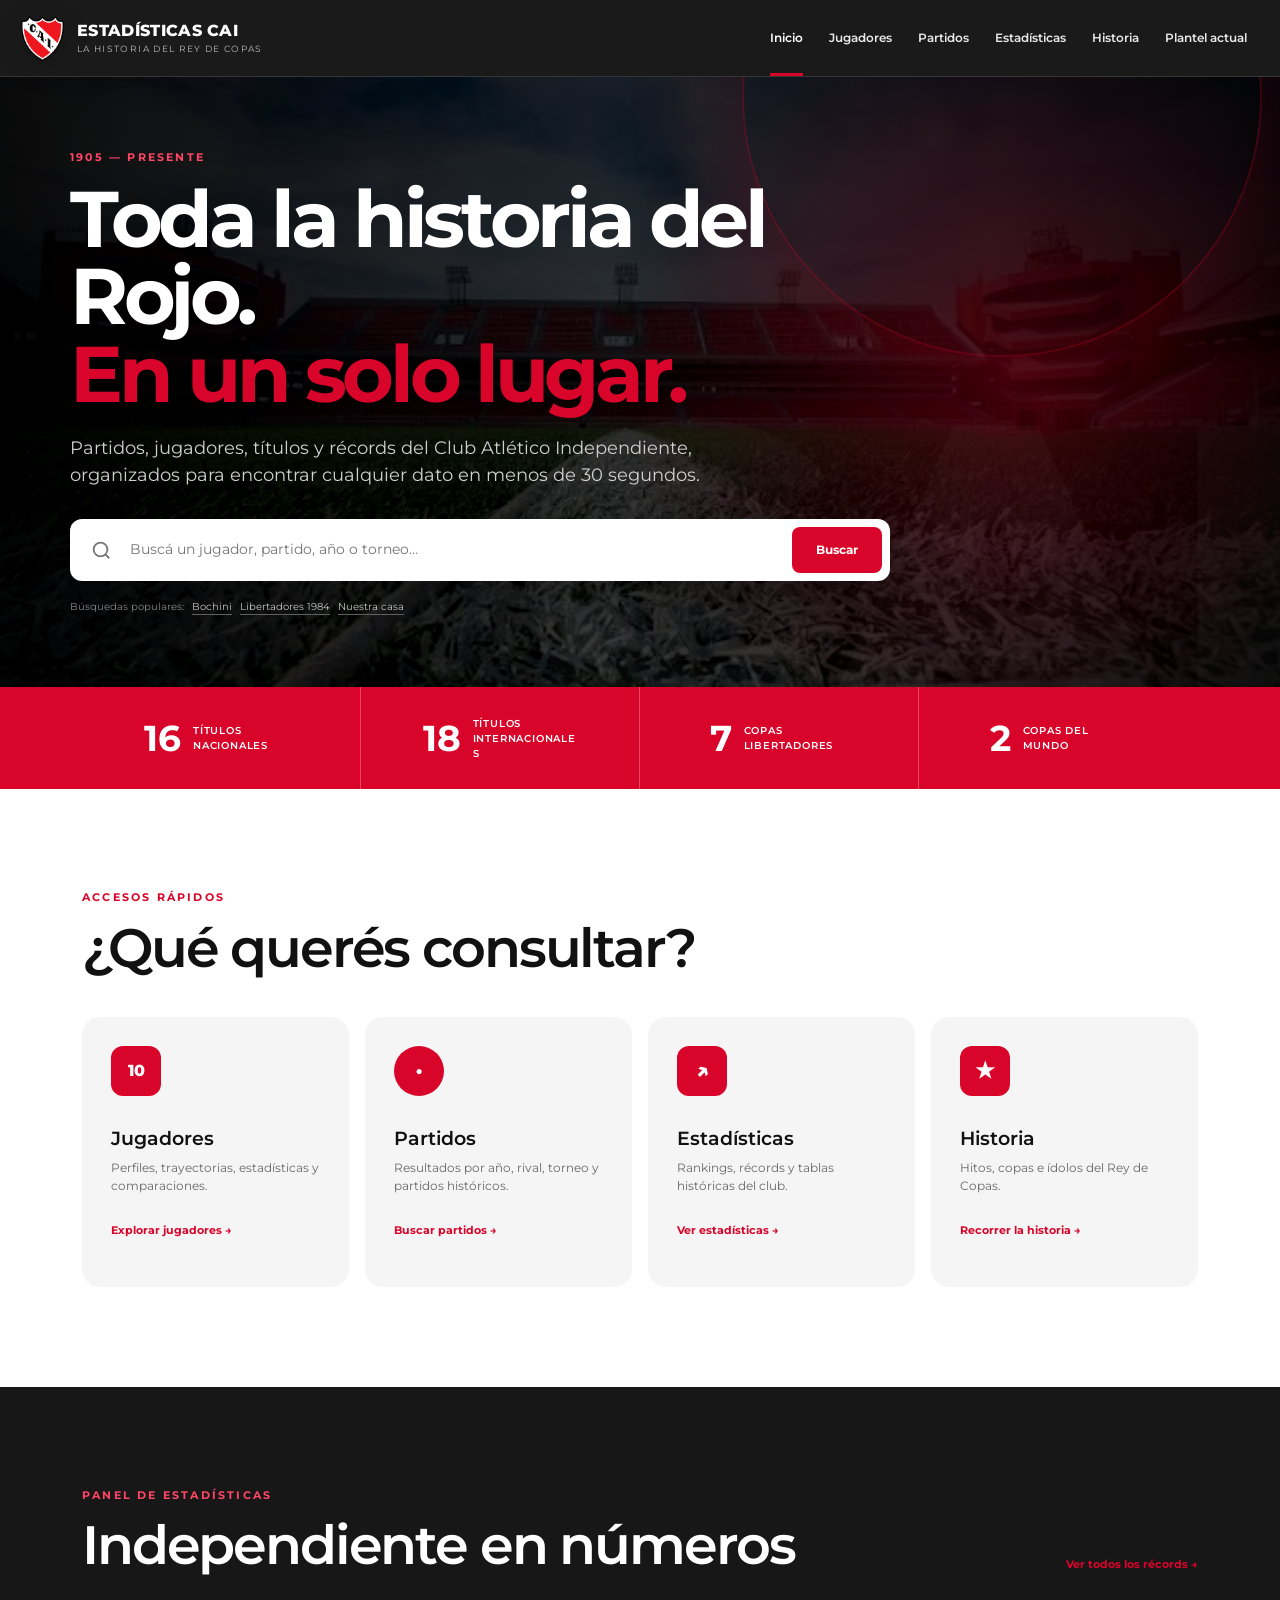
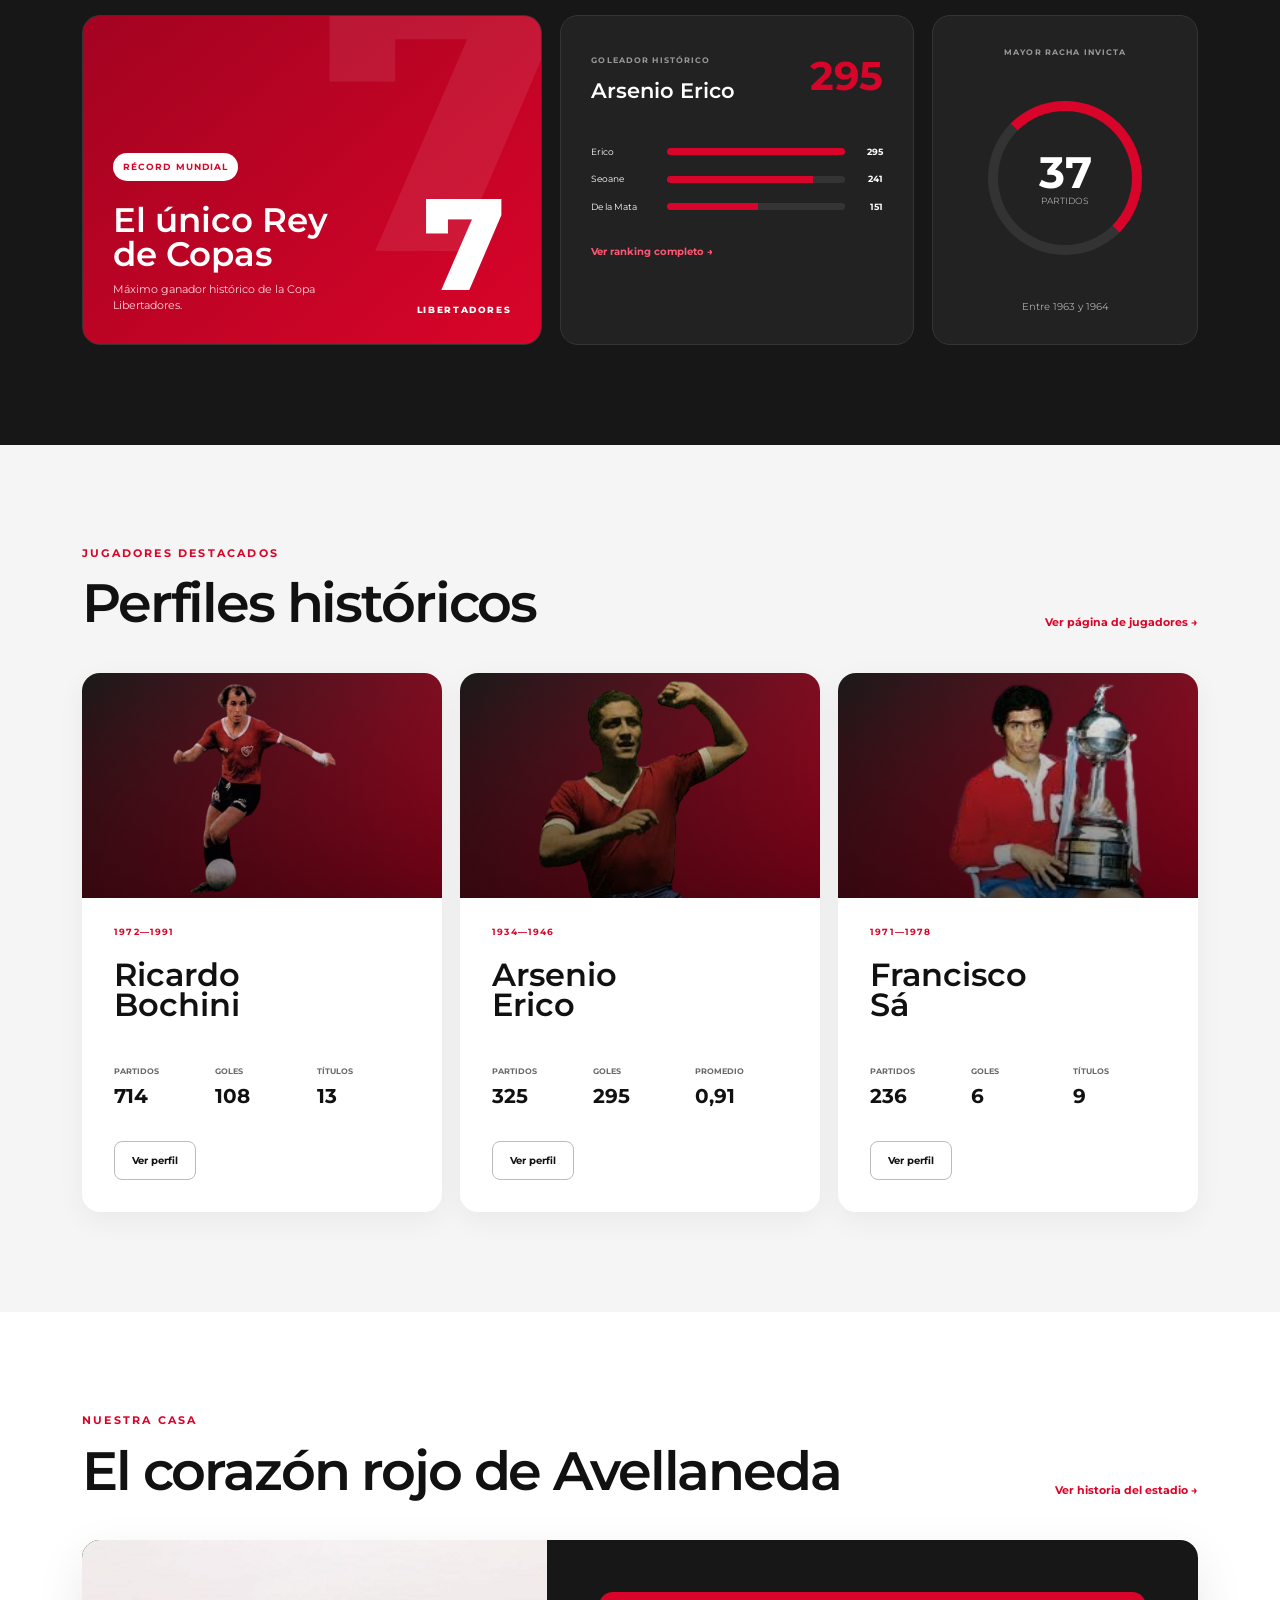
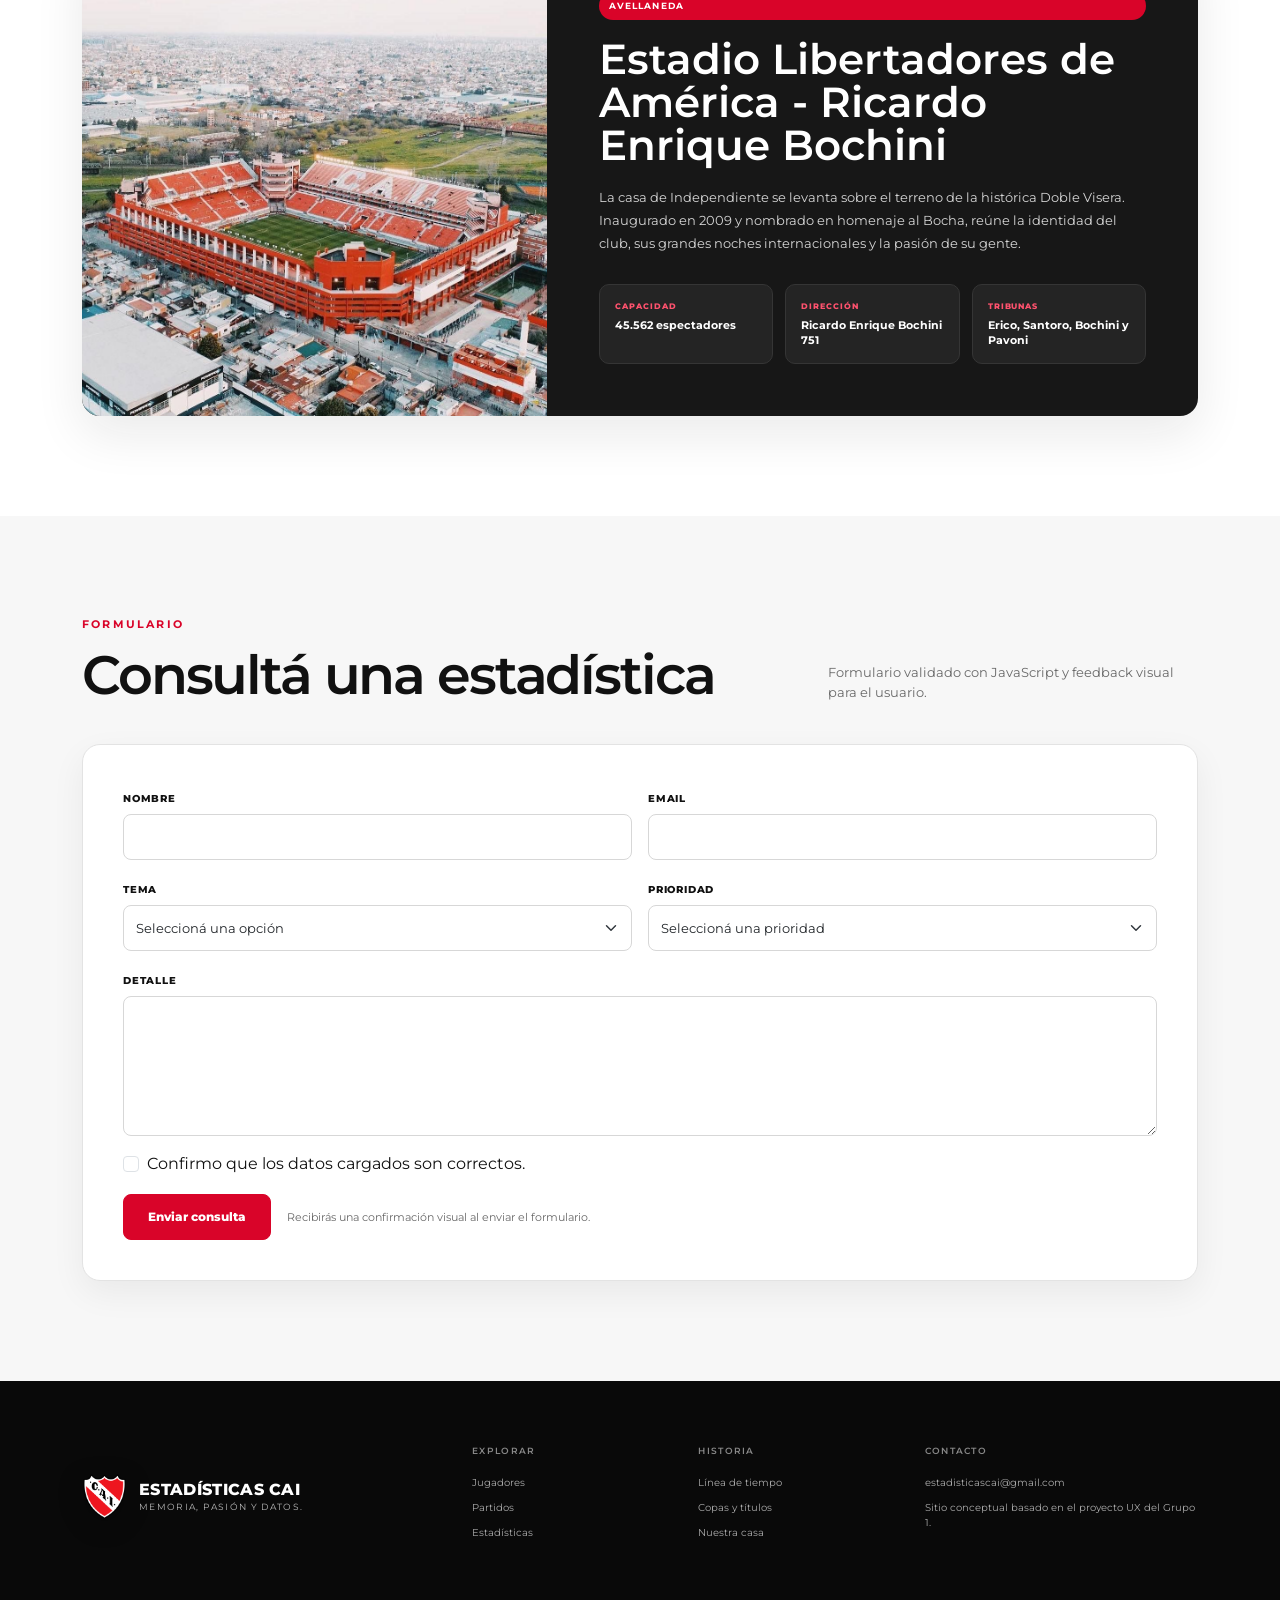
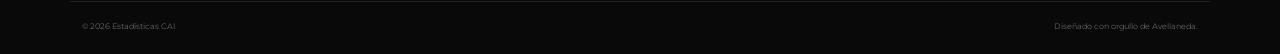
<file: estadisticas_cai_2.0/index.html>
<!doctype html>
<html lang="es">
<head>
  <meta charset="utf-8">
  <meta name="viewport" content="width=device-width, initial-scale=1">
  <meta name="description" content="Rediseño UX responsive de Estadísticas CAI.">
  <title>Estadísticas CAI 2.0</title>
  <link rel="preconnect" href="https://fonts.googleapis.com">
  <link rel="preconnect" href="https://fonts.gstatic.com" crossorigin>
  <link href="https://fonts.googleapis.com/css2?family=Montserrat:wght@400;500;600;700;800&display=swap" rel="stylesheet">
  <link href="https://cdn.jsdelivr.net/npm/bootstrap@5.3.8/dist/css/bootstrap.min.css" rel="stylesheet">
  <link rel="stylesheet" href="styles.css">
</head>
<body>
  <a class="skip-link" href="#contenido">Saltar al contenido</a>

  <header class="site-header">
    <div class="header-inner">
      <a class="brand" href="index.html" aria-label="Estadísticas CAI, inicio">
        <img class="brand-logo" src="Imagenes%20CAI/Logo%20de%20CAI.png" alt="Escudo del Club Atlético Independiente">
        <span>
          <strong>ESTADÍSTICAS CAI</strong>
          <small>La historia del Rey de Copas</small>
        </span>
      </a>

      <button class="menu-toggle" type="button" aria-expanded="false" aria-controls="main-nav">
        <span></span><span></span><span></span>
        <span class="sr-only">Abrir menú</span>
      </button>

      <nav id="main-nav" class="main-nav" aria-label="Navegación principal">
        <a class="nav-link active" href="index.html">Inicio</a>

        <div class="nav-group">
          <a class="nav-trigger" href="jugadores/">Jugadores</a><button class="nav-submenu-toggle" type="button" aria-expanded="false" aria-label="Abrir menú de Jugadores"><span>⌄</span></button>
          <div class="nav-menu">
            <a href="jugadores/">Perfil de jugador</a>
            <a href="jugadores/#comparador">Comparador de jugadores</a>
          </div>
        </div>

        <div class="nav-group">
          <a class="nav-trigger" href="partidos/">Partidos</a><button class="nav-submenu-toggle" type="button" aria-expanded="false" aria-label="Abrir menú de Partidos"><span>⌄</span></button>
          <div class="nav-menu">
            <a href="partidos/#historicos">Partidos históricos</a>
          </div>
        </div>

        <div class="nav-group">
          <a class="nav-trigger" href="estadisticas/">Estadísticas</a><button class="nav-submenu-toggle" type="button" aria-expanded="false" aria-label="Abrir menú de Estadísticas"><span>⌄</span></button>
          <div class="nav-menu">
            <a href="estadisticas/#posiciones">Tabla de posiciones</a>
            <a href="estadisticas/#goleadores">Goleadores históricos</a>
            <a href="estadisticas/#records">Récords del club</a>
          </div>
        </div>

        <div class="nav-group">
          <a class="nav-trigger" href="historia/">Historia</a><button class="nav-submenu-toggle" type="button" aria-expanded="false" aria-label="Abrir menú de Historia"><span>⌄</span></button>
          <div class="nav-menu">
            <a href="historia/">Línea de tiempo</a>
            <a href="historia/#titulos">Copas y títulos</a>
            <a href="historia/#idolos">Ídolos del club</a>
          </div>
        </div>

        <div class="nav-group">
          <a class="nav-trigger" href="plantel-actual/">Plantel actual</a><button class="nav-submenu-toggle" type="button" aria-expanded="false" aria-label="Abrir menú de Plantel actual"><span>⌄</span></button>
          <div class="nav-menu nav-menu-right">
            <a href="plantel-actual/">Formación del equipo</a>
            <a href="plantel-actual/#fichas">Fichas de jugadores</a>
          </div>
        </div>
      </nav>
    </div>
  </header>

  <main id="contenido">
    <section id="inicio" class="hero">
      <div class="hero-glow"></div>
      <div class="container hero-content">
        <p class="eyebrow">1905 — PRESENTE</p>
        <h1>Toda la historia del Rojo.<br><span>En un solo lugar.</span></h1>
        <p class="hero-copy">Partidos, jugadores, títulos y récords del Club Atlético Independiente, organizados para encontrar cualquier dato en menos de 30 segundos.</p>

        <form class="smart-search" id="smart-search" role="search">
          <svg viewBox="0 0 24 24" aria-hidden="true"><path d="m21 21-4.4-4.4m2.4-5.1a7.5 7.5 0 1 1-15 0 7.5 7.5 0 0 1 15 0Z"/></svg>
          <label class="sr-only" for="search-input">Buscar jugador, partido, año o torneo</label>
          <input id="search-input" type="search" autocomplete="off" placeholder="Buscá un jugador, partido, año o torneo...">
          <button type="submit">Buscar</button>
          <div class="search-suggestions" id="search-suggestions" aria-live="polite"></div>
        </form>

        <div class="popular-searches">
          <span>Búsquedas populares:</span>
          <button type="button" data-search="Bochini">Bochini</button>
          <button type="button" data-search="Libertadores 1984">Libertadores 1984</button>
          <button type="button" data-search="Nuestra casa">Nuestra casa</button>
        </div>
      </div>
    </section>

    <section class="stats-strip" aria-label="Estadísticas destacadas">
      <div class="container stat-grid">
        <article><strong>16</strong><span>Títulos nacionales</span></article>
        <article><strong>18</strong><span>Títulos internacionales</span></article>
        <article><strong>7</strong><span>Copas Libertadores</span></article>
        <article><strong>2</strong><span>Copas del Mundo</span></article>
      </div>
    </section>

    <section class="section quick-section">
      <div class="container">
        <div class="section-heading">
          <div>
            <p class="eyebrow dark">ACCESOS RÁPIDOS</p>
            <h2>¿Qué querés consultar?</h2>
          </div>
        </div>

        <div class="quick-grid">
          <a class="quick-card" href="jugadores/">
            <span class="icon-box">10</span>
            <h3>Jugadores</h3>
            <p>Perfiles, trayectorias, estadísticas y comparaciones.</p>
            <span class="card-link">Explorar jugadores →</span>
          </a>
          <a class="quick-card" href="partidos/">
            <span class="icon-box icon-ball">●</span>
            <h3>Partidos</h3>
            <p>Resultados por año, rival, torneo y partidos históricos.</p>
            <span class="card-link">Buscar partidos →</span>
          </a>
          <a class="quick-card" href="estadisticas/">
            <span class="icon-box icon-chart">↗</span>
            <h3>Estadísticas</h3>
            <p>Rankings, récords y tablas históricas del club.</p>
            <span class="card-link">Ver estadísticas →</span>
          </a>
          <a class="quick-card" href="historia/">
            <span class="icon-box icon-cup">★</span>
            <h3>Historia</h3>
            <p>Hitos, copas e ídolos del Rey de Copas.</p>
            <span class="card-link">Recorrer la historia →</span>
          </a>
        </div>
      </div>
    </section>

    <section class="section dashboard-section">
      <div class="container">
        <div class="section-heading">
          <div>
            <p class="eyebrow">PANEL DE ESTADÍSTICAS</p>
            <h2>Independiente en números</h2>
          </div>
          <a class="text-link" href="estadisticas/#records">Ver todos los récords →</a>
        </div>

        <div class="dashboard-grid">
          <article class="dashboard-card featured-record">
            <div>
              <span class="tag">RÉCORD MUNDIAL</span>
              <h3>El único Rey<br>de Copas</h3>
              <p>Máximo ganador histórico de la Copa Libertadores.</p>
            </div>
            <div class="big-seven">7<small>LIBERTADORES</small></div>
          </article>

          <article class="dashboard-card chart-card">
            <div class="card-head">
              <div><span class="mini-label">GOLEADOR HISTÓRICO</span><h3>Arsenio Erico</h3></div>
              <strong>295</strong>
            </div>
            <div class="bar-chart" aria-label="Comparación de goleadores">
              <div><span>Erico</span><i style="--value:100%"></i><b>295</b></div>
              <div><span>Seoane</span><i style="--value:82%"></i><b>241</b></div>
              <div><span>De la Mata</span><i style="--value:51%"></i><b>151</b></div>
            </div>
            <a href="estadisticas/#goleadores">Ver ranking completo →</a>
          </article>

          <article class="dashboard-card unbeaten-card">
            <span class="mini-label">MAYOR RACHA INVICTA</span>
            <div class="ring"><strong>37</strong><span>partidos</span></div>
            <p>Entre 1963 y 1964</p>
          </article>
        </div>
      </div>
    </section>

    <section id="jugadores-resumen" class="section players-section">
      <div class="container">
        <div class="section-heading">
          <div>
            <p class="eyebrow dark">JUGADORES DESTACADOS</p>
            <h2>Perfiles históricos</h2>
          </div>
          <a class="text-link" href="jugadores/">Ver página de jugadores →</a>
        </div>

        <div class="player-grid" id="fichas">
          <article class="player-card has-photo">
            <div class="player-number"><img src="Imagenes%20CAI/Ricardo%20Bochini%20Fondo%20Rojo.png" alt="Ricardo Bochini"></div>
            <span class="era">1972—1991</span>
            <h3>Ricardo<br>Bochini</h3>
            <dl><div><dt>Partidos</dt><dd>714</dd></div><div><dt>Goles</dt><dd>108</dd></div><div><dt>Títulos</dt><dd>13</dd></div></dl>
            <button class="outline-button player-profile" type="button" data-player="Ricardo Bochini">Ver perfil</button>
          </article>
          <article class="player-card has-photo">
            <div class="player-number"><img src="Imagenes%20CAI/Arsenio%20Erico.png" alt="Arsenio Erico"></div>
            <span class="era">1934—1946</span>
            <h3>Arsenio<br>Erico</h3>
            <dl><div><dt>Partidos</dt><dd>325</dd></div><div><dt>Goles</dt><dd>295</dd></div><div><dt>Promedio</dt><dd>0,91</dd></div></dl>
            <button class="outline-button player-profile" type="button" data-player="Arsenio Erico">Ver perfil</button>
          </article>
          <article class="player-card has-photo">
            <div class="player-number"><img src="Imagenes%20CAI/Fransisco%20Sa.png" alt="Francisco Sá"></div>
            <span class="era">1971—1978</span>
            <h3>Francisco<br>Sá</h3>
            <dl><div><dt>Partidos</dt><dd>236</dd></div><div><dt>Goles</dt><dd>6</dd></div><div><dt>Títulos</dt><dd>9</dd></div></dl>
            <button class="outline-button player-profile" type="button" data-player="Francisco Sá">Ver perfil</button>
          </article>
        </div>
      </div>
    </section>

    <section id="nuestra-casa" class="section home-stadium-section" aria-labelledby="home-stadium-title">
      <div class="container">
        <div class="section-heading">
          <div>
            <p class="eyebrow dark">NUESTRA CASA</p>
            <h2 id="home-stadium-title">El corazón rojo de Avellaneda</h2>
          </div>
          <a class="text-link" href="historia/#idolos">Ver historia del estadio →</a>
        </div>

        <div class="home-stadium-card row g-0 align-items-stretch">
          <div class="col-12 col-lg-5">
            <img src="Imagenes%20CAI/estadio-independiente-historia.jpg" alt="Estadio Libertadores de América - Ricardo Enrique Bochini" loading="lazy">
          </div>
          <div class="col-12 col-lg-7">
            <div class="home-stadium-body">
              <span class="tag">AVELLANEDA</span>
              <h3>Estadio Libertadores de América - Ricardo Enrique Bochini</h3>
              <p>La casa de Independiente se levanta sobre el terreno de la histórica Doble Visera. Inaugurado en 2009 y nombrado en homenaje al Bocha, reúne la identidad del club, sus grandes noches internacionales y la pasión de su gente.</p>
              <dl>
                <div><dt>Capacidad</dt><dd>45.562 espectadores</dd></div>
                <div><dt>Dirección</dt><dd>Ricardo Enrique Bochini 751</dd></div>
                <div><dt>Tribunas</dt><dd>Erico, Santoro, Bochini y Pavoni</dd></div>
              </dl>
            </div>
          </div>
        </div>
      </div>
    </section>

    <section id="consulta" class="section contact-section">
      <div class="container">
        <div class="section-heading">
          <div>
            <p class="eyebrow dark">FORMULARIO</p>
            <h2>Consultá una estadística</h2>
          </div>
          <p>Formulario validado con JavaScript y feedback visual para el usuario.</p>
        </div>

        <form class="contact-form needs-validation" id="stats-contact-form" novalidate>
          <div class="row g-3">
            <div class="col-12 col-md-6">
              <label class="form-label" for="contact-name">Nombre</label>
              <input class="form-control" id="contact-name" name="nombre" type="text" minlength="3" required>
              <div class="invalid-feedback">Ingresá al menos 3 caracteres.</div>
            </div>

            <div class="col-12 col-md-6">
              <label class="form-label" for="contact-email">Email</label>
              <input class="form-control" id="contact-email" name="email" type="email" required>
              <div class="invalid-feedback">Ingresá un email válido.</div>
            </div>

            <div class="col-12 col-md-6">
              <label class="form-label" for="contact-topic">Tema</label>
              <select class="form-select" id="contact-topic" name="tema" required>
                <option value="">Seleccioná una opción</option>
                <option value="jugadores">Jugadores históricos</option>
                <option value="partidos">Partidos y finales</option>
                <option value="titulos">Títulos y récords</option>
                <option value="plantel">Plantel actual</option>
              </select>
              <div class="invalid-feedback">Elegí un tema de consulta.</div>
            </div>

            <div class="col-12 col-md-6">
              <label class="form-label" for="contact-priority">Prioridad</label>
              <select class="form-select" id="contact-priority" name="prioridad" required>
                <option value="">Seleccioná una prioridad</option>
                <option value="baja">Baja</option>
                <option value="media">Media</option>
                <option value="alta">Alta</option>
              </select>
              <div class="invalid-feedback">Indicá una prioridad.</div>
            </div>

            <div class="col-12">
              <label class="form-label" for="contact-message">Detalle</label>
              <textarea class="form-control" id="contact-message" name="mensaje" rows="5" minlength="12" required></textarea>
              <div class="invalid-feedback">Escribí una consulta de al menos 12 caracteres.</div>
            </div>

            <div class="col-12">
              <div class="form-check">
                <input class="form-check-input" id="contact-terms" type="checkbox" required>
                <label class="form-check-label" for="contact-terms">Confirmo que los datos cargados son correctos.</label>
                <div class="invalid-feedback">Confirmá los datos para enviar.</div>
              </div>
            </div>

            <div class="col-12 d-grid d-sm-flex align-items-center gap-3">
              <button class="btn btn-danger" type="submit">Enviar consulta</button>
              <p class="contact-help mb-0">Recibirás una confirmación visual al enviar el formulario.</p>
            </div>
          </div>

          <div class="alert alert-success mt-4 mb-0 d-none" id="contact-success" role="status">
            Consulta enviada correctamente. Gracias por colaborar con el archivo del Rojo.
          </div>
        </form>
      </div>
    </section>
  </main>

  <footer class="site-footer">
    <div class="container footer-grid">
      <div class="brand footer-brand">
        <img class="brand-logo" src="Imagenes%20CAI/Logo%20de%20CAI.png" alt="Escudo del Club Atlético Independiente">
        <span><strong>ESTADÍSTICAS CAI</strong><small>Memoria, pasión y datos.</small></span>
      </div>
      <div><h3>Explorar</h3><a href="jugadores/">Jugadores</a><a href="partidos/">Partidos</a><a href="estadisticas/">Estadísticas</a></div>
      <div><h3>Historia</h3><a href="historia/">Línea de tiempo</a><a href="historia/#titulos">Copas y títulos</a><a href="historia/#idolos">Ídolos</a></div>
      <div><h3>Contacto</h3><a href="mailto:estadisticascai@gmail.com">estadisticascai@gmail.com</a><p>Sitio conceptual basado en el proyecto UX del Grupo 1.</p></div>
    </div>
    <div class="container footer-bottom"><span>© 2026 Estadísticas CAI</span><span>Diseñado con orgullo de Avellaneda.</span></div>
  </footer>

  <dialog id="info-dialog">
    <button class="dialog-close" type="button" aria-label="Cerrar">×</button>
    <div id="dialog-content"></div>
  </dialog>

  <div class="toast" id="toast" role="status" aria-live="polite"></div>
  <script src="https://cdn.jsdelivr.net/npm/bootstrap@5.3.8/dist/js/bootstrap.bundle.min.js"></script>
  <script src="app.js"></script>
</body>
</html>
</file>
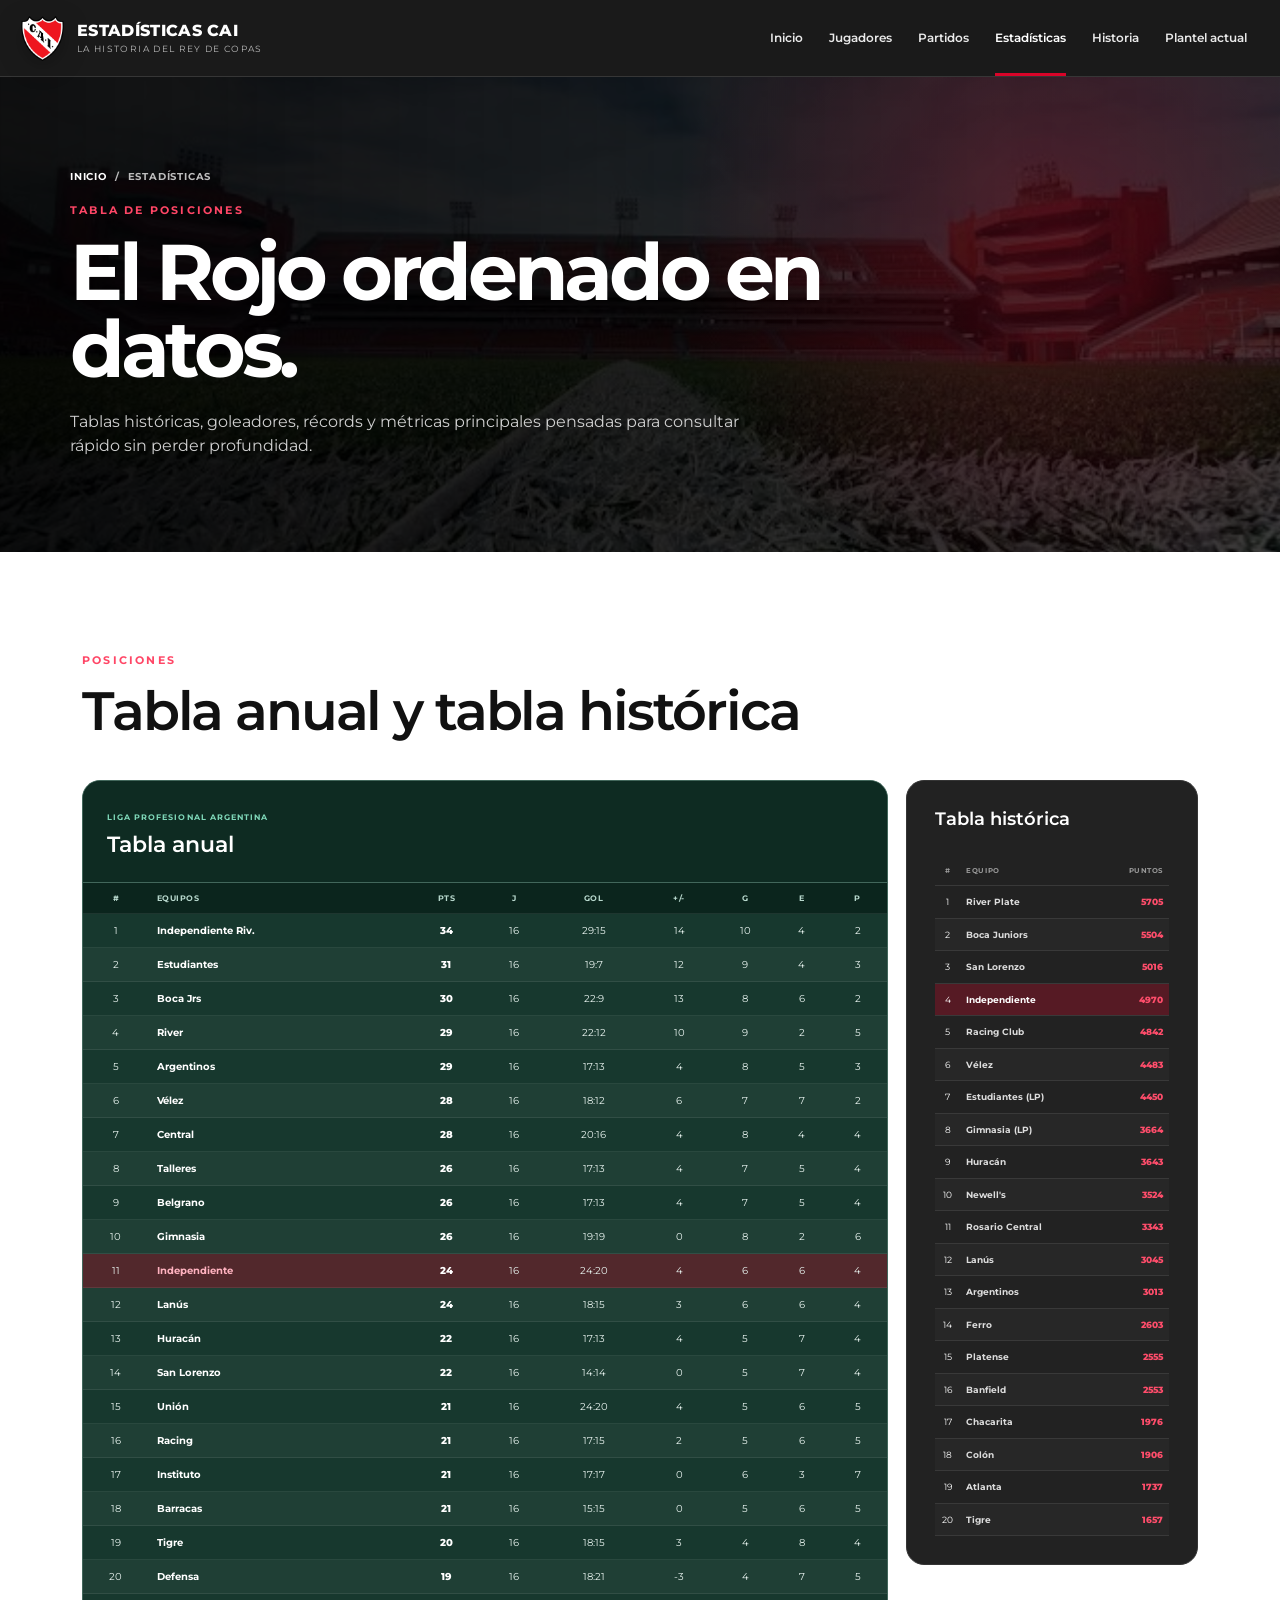
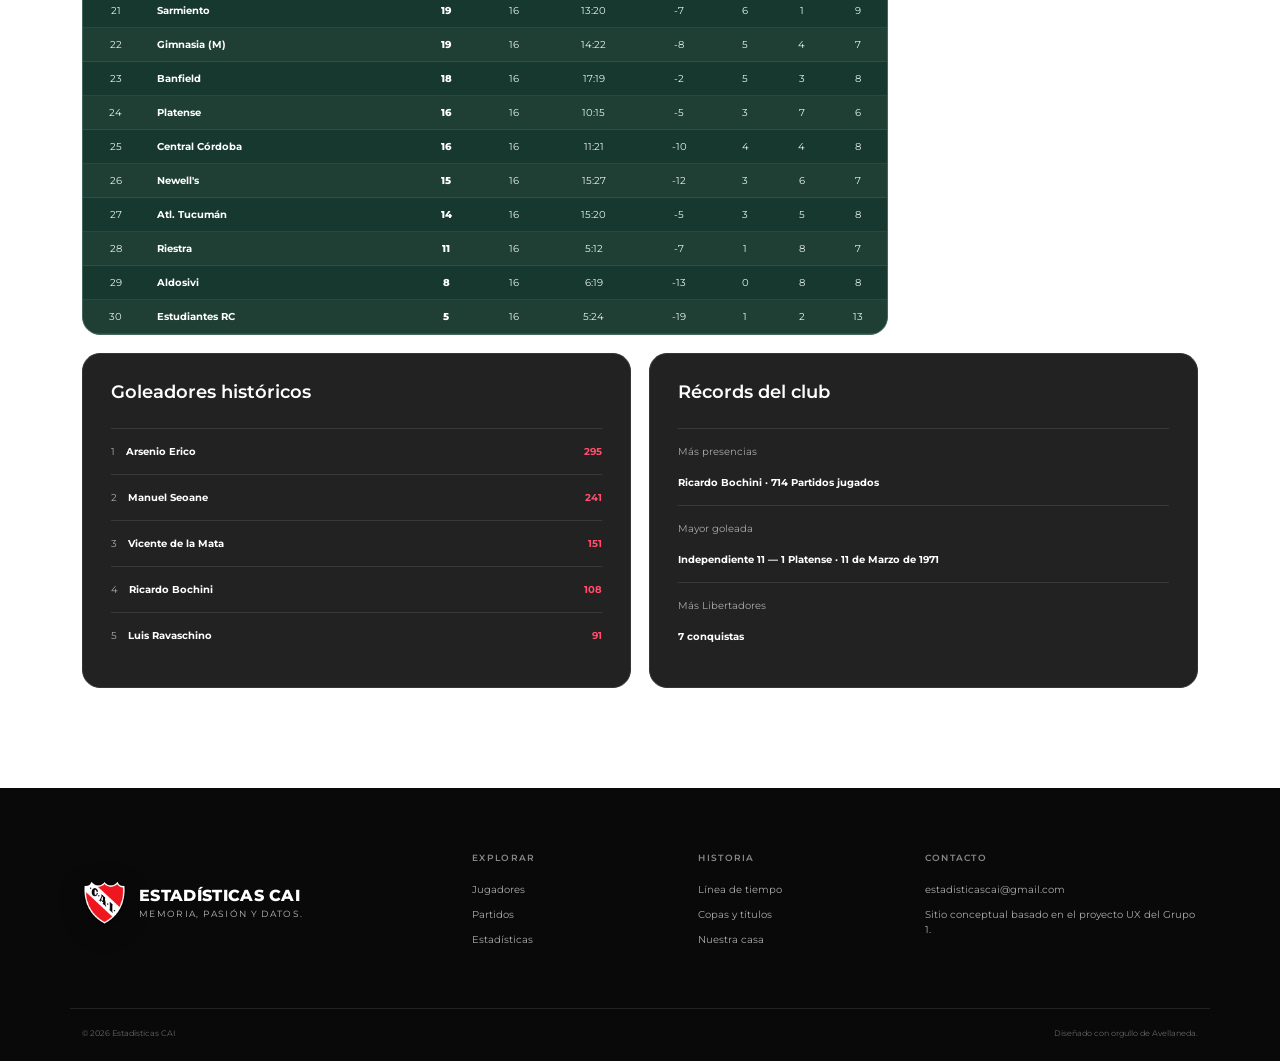
<file: estadisticas_cai_2.0/estadisticas/index.html>
<!doctype html>
<html lang="es">
<head>
  <meta charset="utf-8">
  <meta name="viewport" content="width=device-width, initial-scale=1">
  <meta name="description" content="Rankings y récords del Club Atlético Independiente.">
  <title>Estadísticas | Estadísticas CAI</title>
  <link rel="preconnect" href="https://fonts.googleapis.com">
  <link rel="preconnect" href="https://fonts.gstatic.com" crossorigin>
  <link href="https://fonts.googleapis.com/css2?family=Montserrat:wght@400;500;600;700;800&display=swap" rel="stylesheet">
  <link href="https://cdn.jsdelivr.net/npm/bootstrap@5.3.8/dist/css/bootstrap.min.css" rel="stylesheet">
  <link rel="stylesheet" href="../styles.css">
</head>
<body>
  <a class="skip-link" href="#contenido">Saltar al contenido</a>
  <header class="site-header"><div class="header-inner"><a class="brand" href="../index.html"><img class="brand-logo" src="../Imagenes%20CAI/Logo%20de%20CAI.png" alt="Escudo del Club Atlético Independiente"><span><strong>ESTADÍSTICAS CAI</strong><small>La historia del Rey de Copas</small></span></a><button class="menu-toggle" type="button" aria-expanded="false" aria-controls="main-nav"><span></span><span></span><span></span><span class="sr-only">Abrir menú</span></button><nav id="main-nav" class="main-nav" aria-label="Navegación principal"><a class="nav-link" href="../index.html">Inicio</a><div class="nav-group"><a class="nav-trigger" href="../jugadores/">Jugadores</a><button class="nav-submenu-toggle" type="button" aria-expanded="false" aria-label="Abrir menú de Jugadores"><span>⌄</span></button><div class="nav-menu"><a href="../jugadores/">Perfil de jugador</a><a href="../jugadores/#comparador">Comparador de jugadores</a></div></div><div class="nav-group"><a class="nav-trigger" href="../partidos/">Partidos</a><button class="nav-submenu-toggle" type="button" aria-expanded="false" aria-label="Abrir menú de Partidos"><span>⌄</span></button><div class="nav-menu"><a href="../partidos/#historicos">Partidos históricos</a></div></div><div class="nav-group"><a class="nav-trigger active" href="../estadisticas/">Estadísticas</a><button class="nav-submenu-toggle" type="button" aria-expanded="false" aria-label="Abrir menú de Estadísticas"><span>⌄</span></button><div class="nav-menu"><a href="#posiciones">Tabla de posiciones</a><a href="#goleadores">Goleadores históricos</a><a href="#records">Récords del club</a></div></div><div class="nav-group"><a class="nav-trigger" href="../historia/">Historia</a><button class="nav-submenu-toggle" type="button" aria-expanded="false" aria-label="Abrir menú de Historia"><span>⌄</span></button><div class="nav-menu"><a href="../historia/">Línea de tiempo</a><a href="../historia/#titulos">Copas y títulos</a><a href="../historia/#idolos">Ídolos del club</a></div></div><div class="nav-group"><a class="nav-trigger" href="../plantel-actual/">Plantel actual</a><button class="nav-submenu-toggle" type="button" aria-expanded="false" aria-label="Abrir menú de Plantel actual"><span>⌄</span></button><div class="nav-menu nav-menu-right"><a href="../plantel-actual/">Formación del equipo</a><a href="../plantel-actual/#fichas">Fichas de jugadores</a></div></div></nav></div></header>

  <main id="contenido">
    <section class="page-hero"><div class="container"><div class="breadcrumb"><a href="../index.html">Inicio</a><span>/</span><span>Estadísticas</span></div><p class="eyebrow">TABLA DE POSICIONES</p><h1>El Rojo ordenado en datos.</h1><p>Tablas históricas, goleadores, récords y métricas principales pensadas para consultar rápido sin perder profundidad.</p></div></section>
    <section class="section records-section">
      <div class="container">
        <div class="section-heading"><div><p class="eyebrow">POSICIONES</p><h2>Tabla anual y tabla histórica</h2></div></div>
        <div class="standings-layout">
          <article id="posiciones" class="annual-table-card">
            <div class="annual-table-title"><span>LIGA PROFESIONAL ARGENTINA</span><h3>Tabla anual</h3></div>
            <div class="annual-table-scroll">
              <table class="annual-table">
                <thead><tr><th>#</th><th>Equipos</th><th>PTS</th><th>J</th><th>Gol</th><th>+/-</th><th>G</th><th>E</th><th>P</th></tr></thead>
                <tbody>
                  <tr><td>1</td><th scope="row">Independiente Riv.</th><td>34</td><td>16</td><td>29:15</td><td>14</td><td>10</td><td>4</td><td>2</td></tr>
                  <tr><td>2</td><th scope="row">Estudiantes</th><td>31</td><td>16</td><td>19:7</td><td>12</td><td>9</td><td>4</td><td>3</td></tr>
                  <tr><td>3</td><th scope="row">Boca Jrs</th><td>30</td><td>16</td><td>22:9</td><td>13</td><td>8</td><td>6</td><td>2</td></tr>
                  <tr><td>4</td><th scope="row">River</th><td>29</td><td>16</td><td>22:12</td><td>10</td><td>9</td><td>2</td><td>5</td></tr>
                  <tr><td>5</td><th scope="row">Argentinos</th><td>29</td><td>16</td><td>17:13</td><td>4</td><td>8</td><td>5</td><td>3</td></tr>
                  <tr><td>6</td><th scope="row">Vélez</th><td>28</td><td>16</td><td>18:12</td><td>6</td><td>7</td><td>7</td><td>2</td></tr>
                  <tr><td>7</td><th scope="row">Central</th><td>28</td><td>16</td><td>20:16</td><td>4</td><td>8</td><td>4</td><td>4</td></tr>
                  <tr><td>8</td><th scope="row">Talleres</th><td>26</td><td>16</td><td>17:13</td><td>4</td><td>7</td><td>5</td><td>4</td></tr>
                  <tr><td>9</td><th scope="row">Belgrano</th><td>26</td><td>16</td><td>17:13</td><td>4</td><td>7</td><td>5</td><td>4</td></tr>
                  <tr><td>10</td><th scope="row">Gimnasia</th><td>26</td><td>16</td><td>19:19</td><td>0</td><td>8</td><td>2</td><td>6</td></tr>
                  <tr class="cai-row"><td>11</td><th scope="row">Independiente</th><td>24</td><td>16</td><td>24:20</td><td>4</td><td>6</td><td>6</td><td>4</td></tr>
                  <tr><td>12</td><th scope="row">Lanús</th><td>24</td><td>16</td><td>18:15</td><td>3</td><td>6</td><td>6</td><td>4</td></tr>
                  <tr><td>13</td><th scope="row">Huracán</th><td>22</td><td>16</td><td>17:13</td><td>4</td><td>5</td><td>7</td><td>4</td></tr>
                  <tr><td>14</td><th scope="row">San Lorenzo</th><td>22</td><td>16</td><td>14:14</td><td>0</td><td>5</td><td>7</td><td>4</td></tr>
                  <tr><td>15</td><th scope="row">Unión</th><td>21</td><td>16</td><td>24:20</td><td>4</td><td>5</td><td>6</td><td>5</td></tr>
                  <tr><td>16</td><th scope="row">Racing</th><td>21</td><td>16</td><td>17:15</td><td>2</td><td>5</td><td>6</td><td>5</td></tr>
                  <tr><td>17</td><th scope="row">Instituto</th><td>21</td><td>16</td><td>17:17</td><td>0</td><td>6</td><td>3</td><td>7</td></tr>
                  <tr><td>18</td><th scope="row">Barracas</th><td>21</td><td>16</td><td>15:15</td><td>0</td><td>5</td><td>6</td><td>5</td></tr>
                  <tr><td>19</td><th scope="row">Tigre</th><td>20</td><td>16</td><td>18:15</td><td>3</td><td>4</td><td>8</td><td>4</td></tr>
                  <tr><td>20</td><th scope="row">Defensa</th><td>19</td><td>16</td><td>18:21</td><td>-3</td><td>4</td><td>7</td><td>5</td></tr>
                  <tr><td>21</td><th scope="row">Sarmiento</th><td>19</td><td>16</td><td>13:20</td><td>-7</td><td>6</td><td>1</td><td>9</td></tr>
                  <tr><td>22</td><th scope="row">Gimnasia (M)</th><td>19</td><td>16</td><td>14:22</td><td>-8</td><td>5</td><td>4</td><td>7</td></tr>
                  <tr><td>23</td><th scope="row">Banfield</th><td>18</td><td>16</td><td>17:19</td><td>-2</td><td>5</td><td>3</td><td>8</td></tr>
                  <tr><td>24</td><th scope="row">Platense</th><td>16</td><td>16</td><td>10:15</td><td>-5</td><td>3</td><td>7</td><td>6</td></tr>
                  <tr><td>25</td><th scope="row">Central Córdoba</th><td>16</td><td>16</td><td>11:21</td><td>-10</td><td>4</td><td>4</td><td>8</td></tr>
                  <tr><td>26</td><th scope="row">Newell's</th><td>15</td><td>16</td><td>15:27</td><td>-12</td><td>3</td><td>6</td><td>7</td></tr>
                  <tr><td>27</td><th scope="row">Atl. Tucumán</th><td>14</td><td>16</td><td>15:20</td><td>-5</td><td>3</td><td>5</td><td>8</td></tr>
                  <tr><td>28</td><th scope="row">Riestra</th><td>11</td><td>16</td><td>5:12</td><td>-7</td><td>1</td><td>8</td><td>7</td></tr>
                  <tr><td>29</td><th scope="row">Aldosivi</th><td>8</td><td>16</td><td>6:19</td><td>-13</td><td>0</td><td>8</td><td>8</td></tr>
                  <tr><td>30</td><th scope="row">Estudiantes RC</th><td>5</td><td>16</td><td>5:24</td><td>-19</td><td>1</td><td>2</td><td>13</td></tr>
                </tbody>
              </table>
            </div>
          </article>
          <article id="tabla-historica" class="ranking-card historical-card">
            <h3>Tabla histórica</h3>
            <div class="historical-table-scroll">
              <table class="historical-table">
                <thead><tr><th>#</th><th>Equipo</th><th>Puntos</th></tr></thead>
                <tbody>
                  <tr><td>1</td><th scope="row">River Plate</th><td>5705</td></tr>
                  <tr><td>2</td><th scope="row">Boca Juniors</th><td>5504</td></tr>
                  <tr><td>3</td><th scope="row">San Lorenzo</th><td>5016</td></tr>
                  <tr class="cai-row"><td>4</td><th scope="row">Independiente</th><td>4970</td></tr>
                  <tr><td>5</td><th scope="row">Racing Club</th><td>4842</td></tr>
                  <tr><td>6</td><th scope="row">Vélez</th><td>4483</td></tr>
                  <tr><td>7</td><th scope="row">Estudiantes (LP)</th><td>4450</td></tr>
                  <tr><td>8</td><th scope="row">Gimnasia (LP)</th><td>3664</td></tr>
                  <tr><td>9</td><th scope="row">Huracán</th><td>3643</td></tr>
                  <tr><td>10</td><th scope="row">Newell's</th><td>3524</td></tr>
                  <tr><td>11</td><th scope="row">Rosario Central</th><td>3343</td></tr>
                  <tr><td>12</td><th scope="row">Lanús</th><td>3045</td></tr>
                  <tr><td>13</td><th scope="row">Argentinos</th><td>3013</td></tr>
                  <tr><td>14</td><th scope="row">Ferro</th><td>2603</td></tr>
                  <tr><td>15</td><th scope="row">Platense</th><td>2555</td></tr>
                  <tr><td>16</td><th scope="row">Banfield</th><td>2553</td></tr>
                  <tr><td>17</td><th scope="row">Chacarita</th><td>1976</td></tr>
                  <tr><td>18</td><th scope="row">Colón</th><td>1906</td></tr>
                  <tr><td>19</td><th scope="row">Atlanta</th><td>1737</td></tr>
                  <tr><td>20</td><th scope="row">Tigre</th><td>1657</td></tr>
                </tbody>
              </table>
            </div>
          </article>
        </div>
        <div class="records-grid secondary-records"><article id="goleadores" class="ranking-card"><h3>Goleadores históricos</h3><ol><li><span>1 <b>Arsenio Erico</b></span><strong>295</strong></li><li><span>2 <b>Manuel Seoane</b></span><strong>241</strong></li><li><span>3 <b>Vicente de la Mata</b></span><strong>151</strong></li><li><span>4 <b>Ricardo Bochini</b></span><strong>108</strong></li><li><span>5 <b>Luis Ravaschino</b></span><strong>91</strong></li></ol></article><article id="records" class="ranking-card"><h3>Récords del club</h3><ul class="record-list"><li><span>Más presencias</span><strong>Ricardo Bochini · 714 Partidos jugados</strong></li><li><span>Mayor goleada</span><strong>Independiente 11 — 1 Platense · 11 de Marzo de 1971</strong></li><li><span>Más Libertadores</span><strong>7 conquistas</strong></li></ul></article></div>
      </div>
    </section>
  </main>

  <footer class="site-footer"><div class="container footer-grid"><div class="brand footer-brand"><img class="brand-logo" src="../Imagenes%20CAI/Logo%20de%20CAI.png" alt="Escudo del Club Atlético Independiente"><span><strong>ESTADÍSTICAS CAI</strong><small>Memoria, pasión y datos.</small></span></div><div><h3>Explorar</h3><a href="../jugadores/">Jugadores</a><a href="../partidos/">Partidos</a><a href="../estadisticas/">Estadísticas</a></div><div><h3>Historia</h3><a href="../historia/">Línea de tiempo</a><a href="../historia/#titulos">Copas y títulos</a><a href="../historia/#idolos">Ídolos</a></div><div><h3>Contacto</h3><a href="mailto:estadisticascai@gmail.com">estadisticascai@gmail.com</a><p>Sitio conceptual basado en el proyecto UX del Grupo 1.</p></div></div><div class="container footer-bottom"><span>© 2026 Estadísticas CAI</span><span>Diseñado con orgullo de Avellaneda.</span></div></footer>
  <script src="https://cdn.jsdelivr.net/npm/bootstrap@5.3.8/dist/js/bootstrap.bundle.min.js"></script>
  <script src="../app.js"></script>
</body>
</html>
</file>
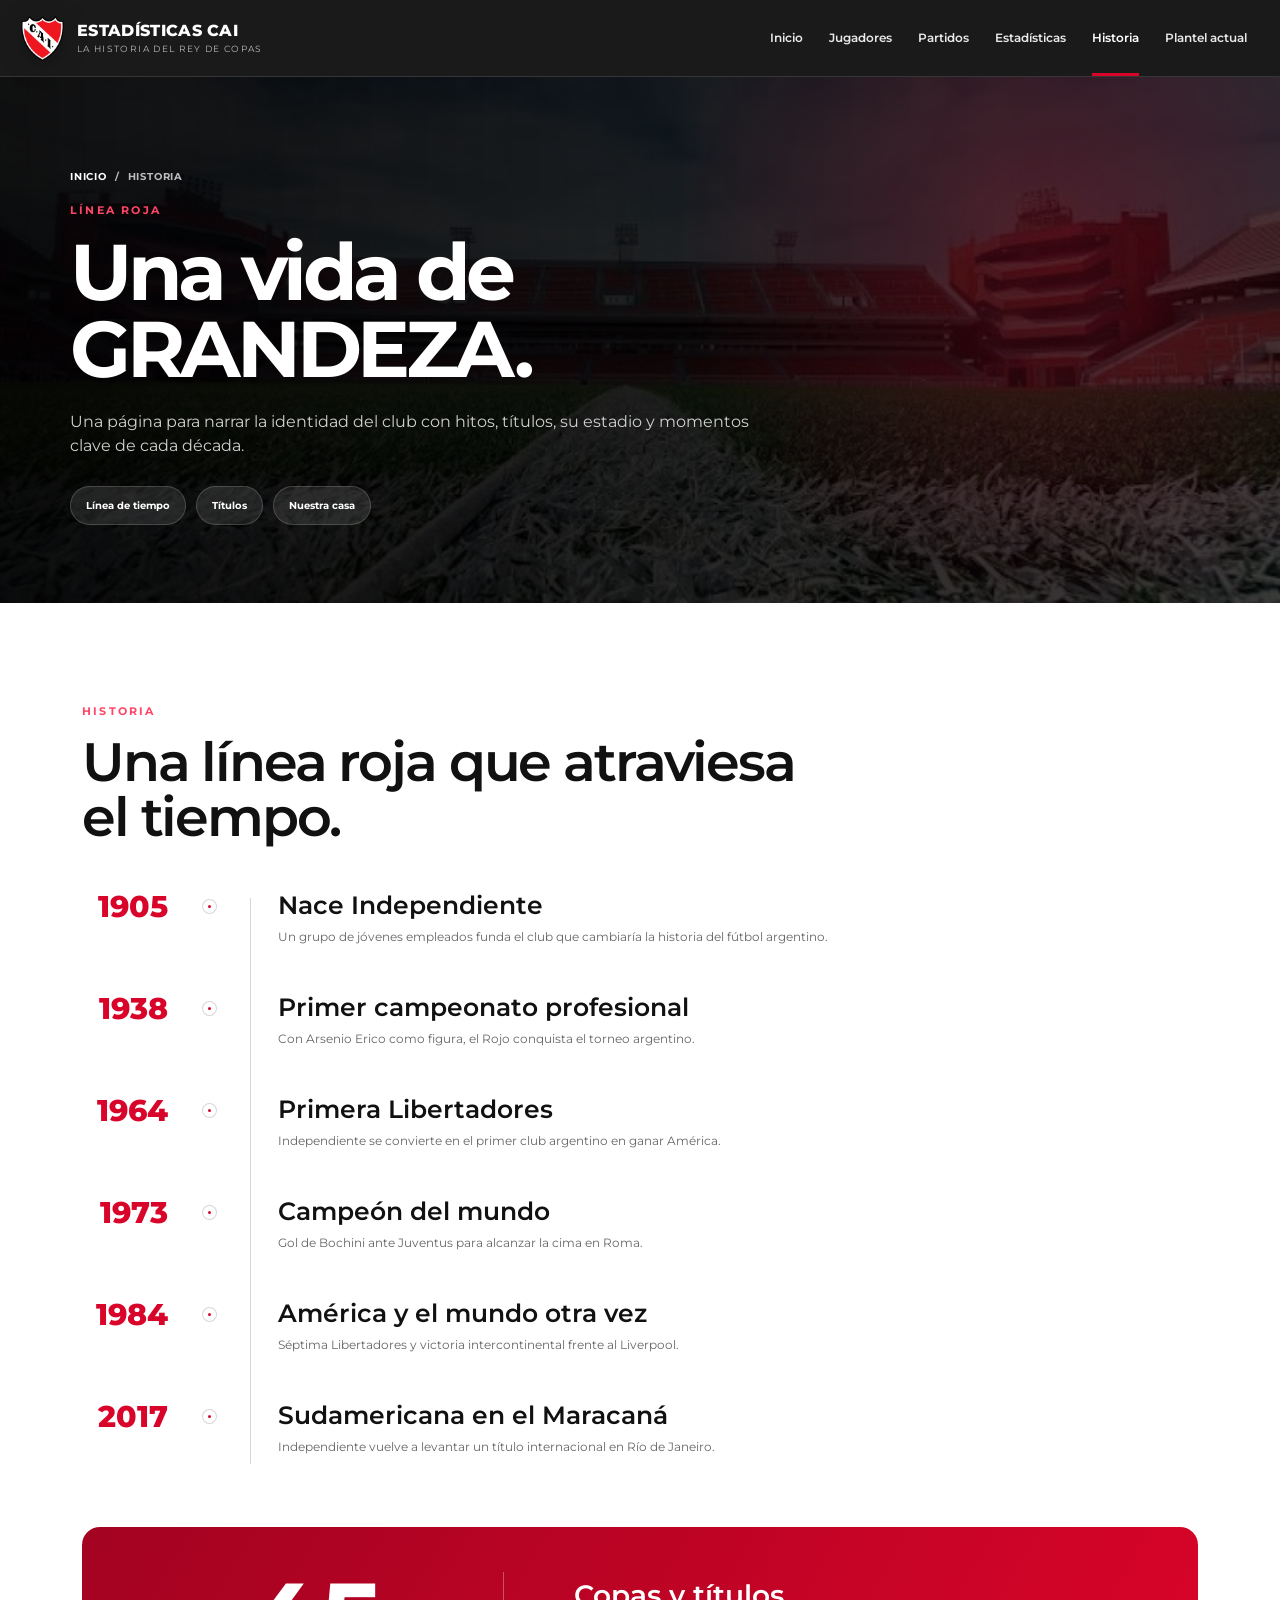
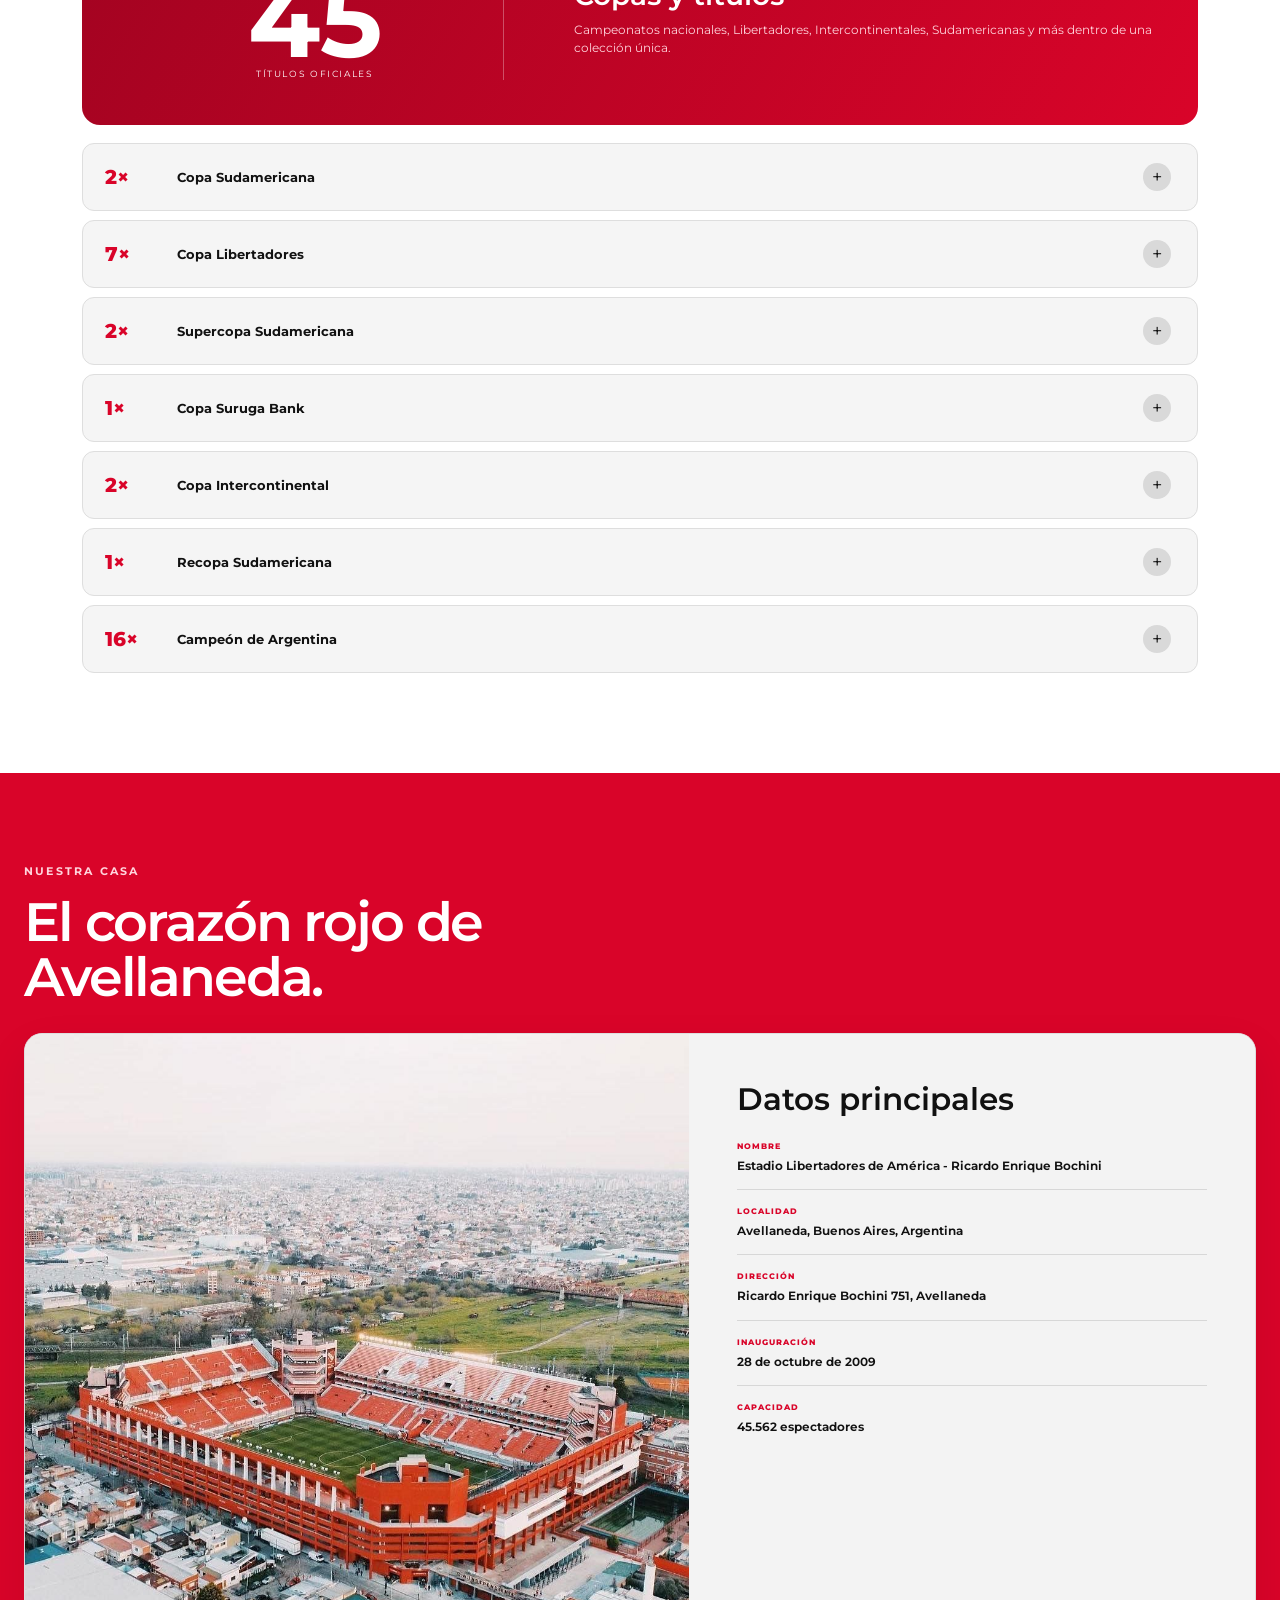
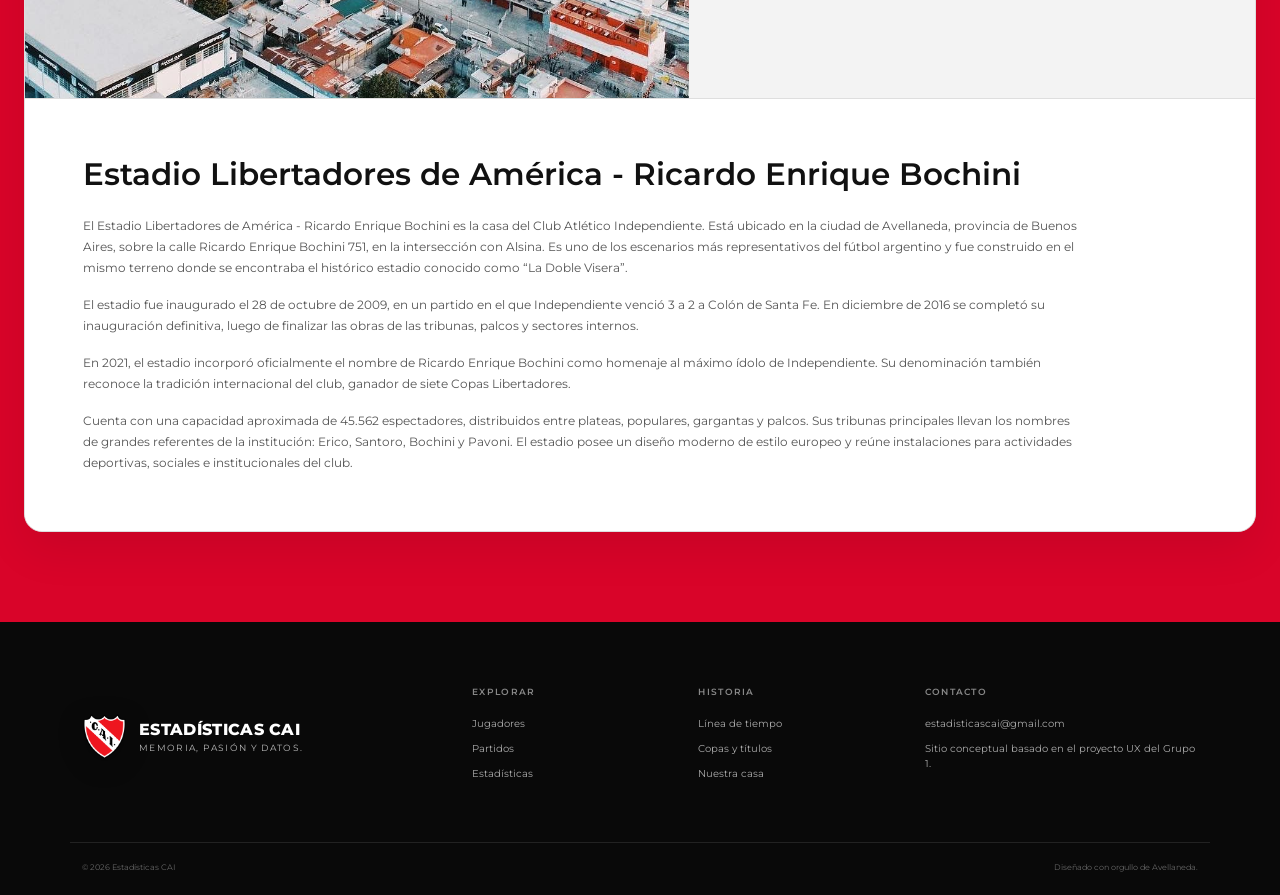
<file: estadisticas_cai_2.0/historia/index.html>
<!doctype html>
<html lang="es">
<head>
  <meta charset="utf-8">
  <meta name="viewport" content="width=device-width, initial-scale=1">
  <meta name="description" content="Historia, títulos e ídolos del Club Atlético Independiente.">
  <title>Historia | Estadísticas CAI</title>
  <link rel="preconnect" href="https://fonts.googleapis.com">
  <link rel="preconnect" href="https://fonts.gstatic.com" crossorigin>
  <link href="https://fonts.googleapis.com/css2?family=Montserrat:wght@400;500;600;700;800&display=swap" rel="stylesheet">
  <link href="https://cdn.jsdelivr.net/npm/bootstrap@5.3.8/dist/css/bootstrap.min.css" rel="stylesheet">
  <link rel="stylesheet" href="../styles.css">
</head>
<body>
  <a class="skip-link" href="#contenido">Saltar al contenido</a>
  <header class="site-header"><div class="header-inner"><a class="brand" href="../index.html"><img class="brand-logo" src="../Imagenes%20CAI/Logo%20de%20CAI.png" alt="Escudo del Club Atlético Independiente"><span><strong>ESTADÍSTICAS CAI</strong><small>La historia del Rey de Copas</small></span></a><button class="menu-toggle" type="button" aria-expanded="false" aria-controls="main-nav"><span></span><span></span><span></span><span class="sr-only">Abrir menú</span></button><nav id="main-nav" class="main-nav" aria-label="Navegación principal"><a class="nav-link" href="../index.html">Inicio</a><div class="nav-group"><a class="nav-trigger" href="../jugadores/">Jugadores</a><button class="nav-submenu-toggle" type="button" aria-expanded="false" aria-label="Abrir menú de Jugadores"><span>⌄</span></button><div class="nav-menu"><a href="../jugadores/">Perfil de jugador</a><a href="../jugadores/#comparador">Comparador de jugadores</a></div></div><div class="nav-group"><a class="nav-trigger" href="../partidos/">Partidos</a><button class="nav-submenu-toggle" type="button" aria-expanded="false" aria-label="Abrir menú de Partidos"><span>⌄</span></button><div class="nav-menu"><a href="../partidos/#historicos">Partidos históricos</a></div></div><div class="nav-group"><a class="nav-trigger" href="../estadisticas/">Estadísticas</a><button class="nav-submenu-toggle" type="button" aria-expanded="false" aria-label="Abrir menú de Estadísticas"><span>⌄</span></button><div class="nav-menu"><a href="../estadisticas/#posiciones">Tabla de posiciones</a><a href="../estadisticas/#goleadores">Goleadores históricos</a><a href="../estadisticas/#records">Récords del club</a></div></div><div class="nav-group"><a class="nav-trigger active" href="../historia/">Historia</a><button class="nav-submenu-toggle" type="button" aria-expanded="false" aria-label="Abrir menú de Historia"><span>⌄</span></button><div class="nav-menu"><a href="#linea-tiempo">Línea de tiempo</a><a href="#titulos">Copas y títulos</a><a href="#idolos">Ídolos del club</a></div></div><div class="nav-group"><a class="nav-trigger" href="../plantel-actual/">Plantel actual</a><button class="nav-submenu-toggle" type="button" aria-expanded="false" aria-label="Abrir menú de Plantel actual"><span>⌄</span></button><div class="nav-menu nav-menu-right"><a href="../plantel-actual/">Formación del equipo</a><a href="../plantel-actual/#fichas">Fichas de jugadores</a></div></div></nav></div></header>

  <main id="contenido">
    <section class="page-hero"><div class="container"><div class="breadcrumb"><a href="../index.html">Inicio</a><span>/</span><span>Historia</span></div><p class="eyebrow">LÍNEA ROJA</p><h1>Una vida de GRANDEZA.</h1><p>Una página para narrar la identidad del club con hitos, títulos, su estadio y momentos clave de cada década.</p><div class="page-actions"><a href="#linea-tiempo">Línea de tiempo</a><a href="#titulos">Títulos</a><a href="#idolos">Nuestra casa</a></div></div></section>
    <section id="linea-tiempo" class="section history-section">
      <div class="container">
        <div class="history-intro"><p class="eyebrow">HISTORIA</p><h2>Una línea roja que atraviesa el tiempo.</h2></div>
        <div class="timeline" id="timeline"><article data-decade="1900"><span>1905</span><div><h3>Nace Independiente</h3><p>Un grupo de jóvenes empleados funda el club que cambiaría la historia del fútbol argentino.</p></div></article><article data-decade="1930"><span>1938</span><div><h3>Primer campeonato profesional</h3><p>Con Arsenio Erico como figura, el Rojo conquista el torneo argentino.</p></div></article><article data-decade="1960"><span>1964</span><div><h3>Primera Libertadores</h3><p>Independiente se convierte en el primer club argentino en ganar América.</p></div></article><article data-decade="1970"><span>1973</span><div><h3>Campeón del mundo</h3><p>Gol de Bochini ante Juventus para alcanzar la cima en Roma.</p></div></article><article data-decade="1980"><span>1984</span><div><h3>América y el mundo otra vez</h3><p>Séptima Libertadores y victoria intercontinental frente al Liverpool.</p></div></article><article data-decade="2010"><span>2017</span><div><h3>Sudamericana en el Maracaná</h3><p>Independiente vuelve a levantar un título internacional en Río de Janeiro.</p></div></article></div>
        <div id="titulos" class="title-showcase"><div class="title-count"><strong>45</strong><span>TÍTULOS OFICIALES</span></div><div><h3>Copas y títulos</h3><p>Campeonatos nacionales, Libertadores, Intercontinentales, Sudamericanas y más dentro de una colección única.</p></div></div>
        <div class="titles-accordion" aria-label="Detalle de copas y títulos">
          <article class="title-accordion-item"><button class="title-accordion-trigger" type="button" aria-expanded="false" aria-controls="titulo-sudamericana"><span class="title-accordion-count">2×</span><strong>Copa Sudamericana</strong><span class="title-accordion-icon">+</span></button><div id="titulo-sudamericana" class="title-accordion-panel" hidden><img class="title-trophy" src="../Imagenes%20CAI/Titulos/copa-sudamericana.png" alt="Trofeo de la Copa Sudamericana"><div><span>Años de consagración</span><p>2017 · 2010</p></div></div></article>
          <article class="title-accordion-item"><button class="title-accordion-trigger" type="button" aria-expanded="false" aria-controls="titulo-libertadores"><span class="title-accordion-count">7×</span><strong>Copa Libertadores</strong><span class="title-accordion-icon">+</span></button><div id="titulo-libertadores" class="title-accordion-panel" hidden><img class="title-trophy" src="../Imagenes%20CAI/Titulos/copa-libertadores.png" alt="Trofeo de la Copa Libertadores"><div><span>Años de consagración</span><p>1984 · 1975 · 1974 · 1973 · 1972 · 1965 · 1964</p></div></div></article>
          <article class="title-accordion-item"><button class="title-accordion-trigger" type="button" aria-expanded="false" aria-controls="titulo-supercopa"><span class="title-accordion-count">2×</span><strong>Supercopa Sudamericana</strong><span class="title-accordion-icon">+</span></button><div id="titulo-supercopa" class="title-accordion-panel" hidden><img class="title-trophy" src="../Imagenes%20CAI/Titulos/supercopa-sudamericana.png" alt="Trofeo de la Supercopa Sudamericana"><div><span>Años de consagración</span><p>1995 · 1994</p></div></div></article>
          <article class="title-accordion-item"><button class="title-accordion-trigger" type="button" aria-expanded="false" aria-controls="titulo-suruga"><span class="title-accordion-count">1×</span><strong>Copa Suruga Bank</strong><span class="title-accordion-icon">+</span></button><div id="titulo-suruga" class="title-accordion-panel" hidden><img class="title-trophy" src="../Imagenes%20CAI/Titulos/copa-suruga-bank.png" alt="Trofeo de la Copa Suruga Bank"><div><span>Año de consagración</span><p>2018</p></div></div></article>
          <article class="title-accordion-item"><button class="title-accordion-trigger" type="button" aria-expanded="false" aria-controls="titulo-intercontinental"><span class="title-accordion-count">2×</span><strong>Copa Intercontinental</strong><span class="title-accordion-icon">+</span></button><div id="titulo-intercontinental" class="title-accordion-panel" hidden><img class="title-trophy" src="../Imagenes%20CAI/Titulos/copa-intercontinental.png" alt="Trofeo de la Copa Intercontinental"><div><span>Años de consagración</span><p>1984 · 1973</p></div></div></article>
          <article class="title-accordion-item"><button class="title-accordion-trigger" type="button" aria-expanded="false" aria-controls="titulo-recopa"><span class="title-accordion-count">1×</span><strong>Recopa Sudamericana</strong><span class="title-accordion-icon">+</span></button><div id="titulo-recopa" class="title-accordion-panel" hidden><img class="title-trophy" src="../Imagenes%20CAI/Titulos/recopa-sudamericana.png" alt="Trofeo de la Recopa Sudamericana"><div><span>Año de consagración</span><p>1995</p></div></div></article>
          <article class="title-accordion-item"><button class="title-accordion-trigger" type="button" aria-expanded="false" aria-controls="titulo-argentina"><span class="title-accordion-count">16×</span><strong>Campeón de Argentina</strong><span class="title-accordion-icon">+</span></button><div id="titulo-argentina" class="title-accordion-panel" hidden><img class="title-trophy" src="../Imagenes%20CAI/Titulos/campeon-argentina.png" alt="Trofeo de campeón de Argentina"><div><span>Años de consagración</span><p>2001/02 · 1993/94 · 1988/89 · 1982/83 · 1977/78 · 1976/77 · 1970/71 · 1969/70 · 1966/67 · 1963 · 1960 · 1948 · 1939 · 1938 · 1925/26 · 1921/22</p></div></div></article>
        </div>
      </div>
    </section>
    <section id="idolos" class="section stadium-section" aria-labelledby="stadium-title">
      <div class="stadium-container">
          <div class="stadium-heading"><p class="eyebrow dark">NUESTRA CASA</p><h2 id="stadium-title">El corazón rojo de Avellaneda.</h2></div>
          <div class="stadium-card">
            <div class="stadium-photo"><img src="../Imagenes%20CAI/estadio-independiente-historia.jpg" alt="Vista aérea del Estadio Libertadores de América - Ricardo Enrique Bochini" loading="lazy"></div>
            <div class="stadium-facts"><h3>Datos principales</h3><dl><div><dt>Nombre</dt><dd>Estadio Libertadores de América - Ricardo Enrique Bochini</dd></div><div><dt>Localidad</dt><dd>Avellaneda, Buenos Aires, Argentina</dd></div><div><dt>Dirección</dt><dd>Ricardo Enrique Bochini 751, Avellaneda</dd></div><div><dt>Inauguración</dt><dd>28 de octubre de 2009</dd></div><div><dt>Capacidad</dt><dd>45.562 espectadores</dd></div></dl></div>
            <div class="stadium-description"><h3>Estadio Libertadores de América - Ricardo Enrique Bochini</h3><p>El Estadio Libertadores de América - Ricardo Enrique Bochini es la casa del Club Atlético Independiente. Está ubicado en la ciudad de Avellaneda, provincia de Buenos Aires, sobre la calle Ricardo Enrique Bochini 751, en la intersección con Alsina. Es uno de los escenarios más representativos del fútbol argentino y fue construido en el mismo terreno donde se encontraba el histórico estadio conocido como “La Doble Visera”.</p><p>El estadio fue inaugurado el 28 de octubre de 2009, en un partido en el que Independiente venció 3 a 2 a Colón de Santa Fe. En diciembre de 2016 se completó su inauguración definitiva, luego de finalizar las obras de las tribunas, palcos y sectores internos.</p><p>En 2021, el estadio incorporó oficialmente el nombre de Ricardo Enrique Bochini como homenaje al máximo ídolo de Independiente. Su denominación también reconoce la tradición internacional del club, ganador de siete Copas Libertadores.</p><p>Cuenta con una capacidad aproximada de 45.562 espectadores, distribuidos entre plateas, populares, gargantas y palcos. Sus tribunas principales llevan los nombres de grandes referentes de la institución: Erico, Santoro, Bochini y Pavoni. El estadio posee un diseño moderno de estilo europeo y reúne instalaciones para actividades deportivas, sociales e institucionales del club.</p></div>
          </div>
      </div>
    </section>
  </main>
  <footer class="site-footer"><div class="container footer-grid"><div class="brand footer-brand"><img class="brand-logo" src="../Imagenes%20CAI/Logo%20de%20CAI.png" alt="Escudo del Club Atlético Independiente"><span><strong>ESTADÍSTICAS CAI</strong><small>Memoria, pasión y datos.</small></span></div><div><h3>Explorar</h3><a href="../jugadores/">Jugadores</a><a href="../partidos/">Partidos</a><a href="../estadisticas/">Estadísticas</a></div><div><h3>Historia</h3><a href="../historia/">Línea de tiempo</a><a href="../historia/#titulos">Copas y títulos</a><a href="../historia/#idolos">Ídolos</a></div><div><h3>Contacto</h3><a href="mailto:estadisticascai@gmail.com">estadisticascai@gmail.com</a><p>Sitio conceptual basado en el proyecto UX del Grupo 1.</p></div></div><div class="container footer-bottom"><span>© 2026 Estadísticas CAI</span><span>Diseñado con orgullo de Avellaneda.</span></div></footer>
  <script src="https://cdn.jsdelivr.net/npm/bootstrap@5.3.8/dist/js/bootstrap.bundle.min.js"></script>
  <script src="../app.js"></script>
</body>
</html>
</file>
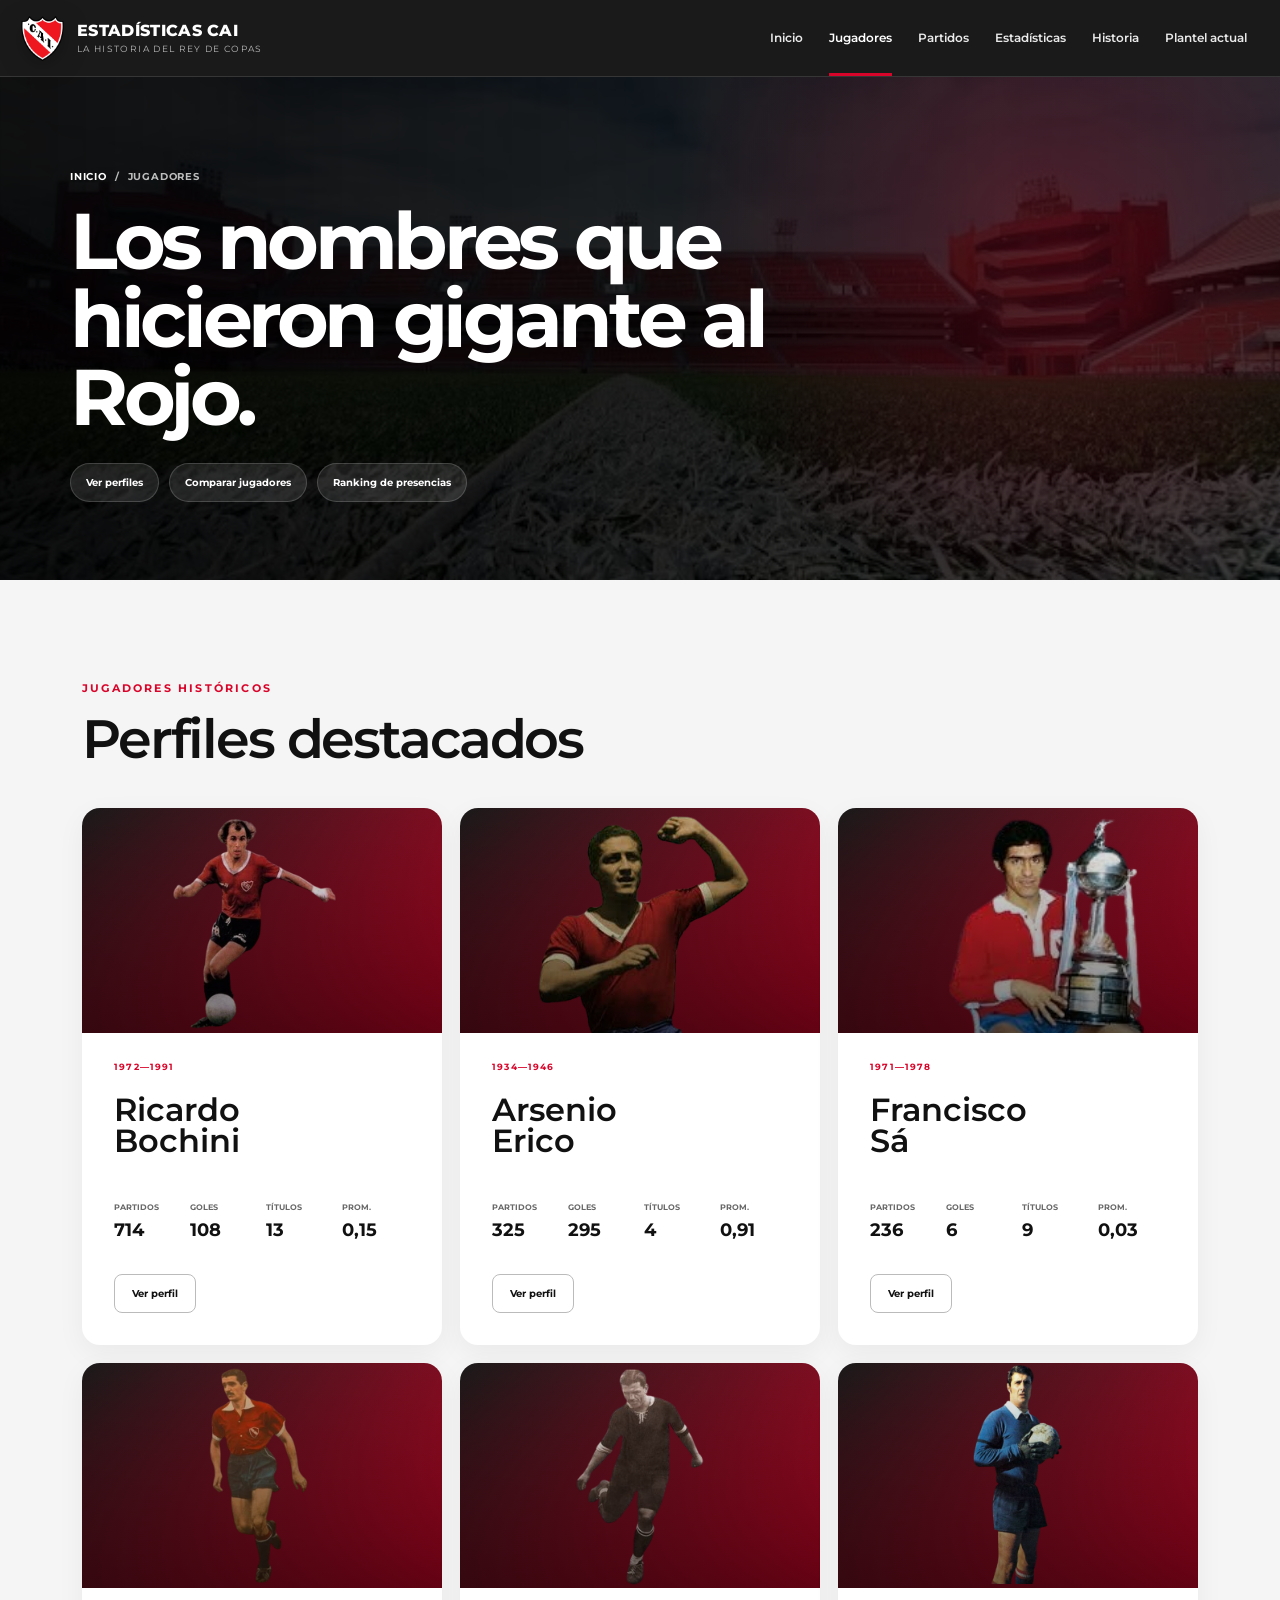
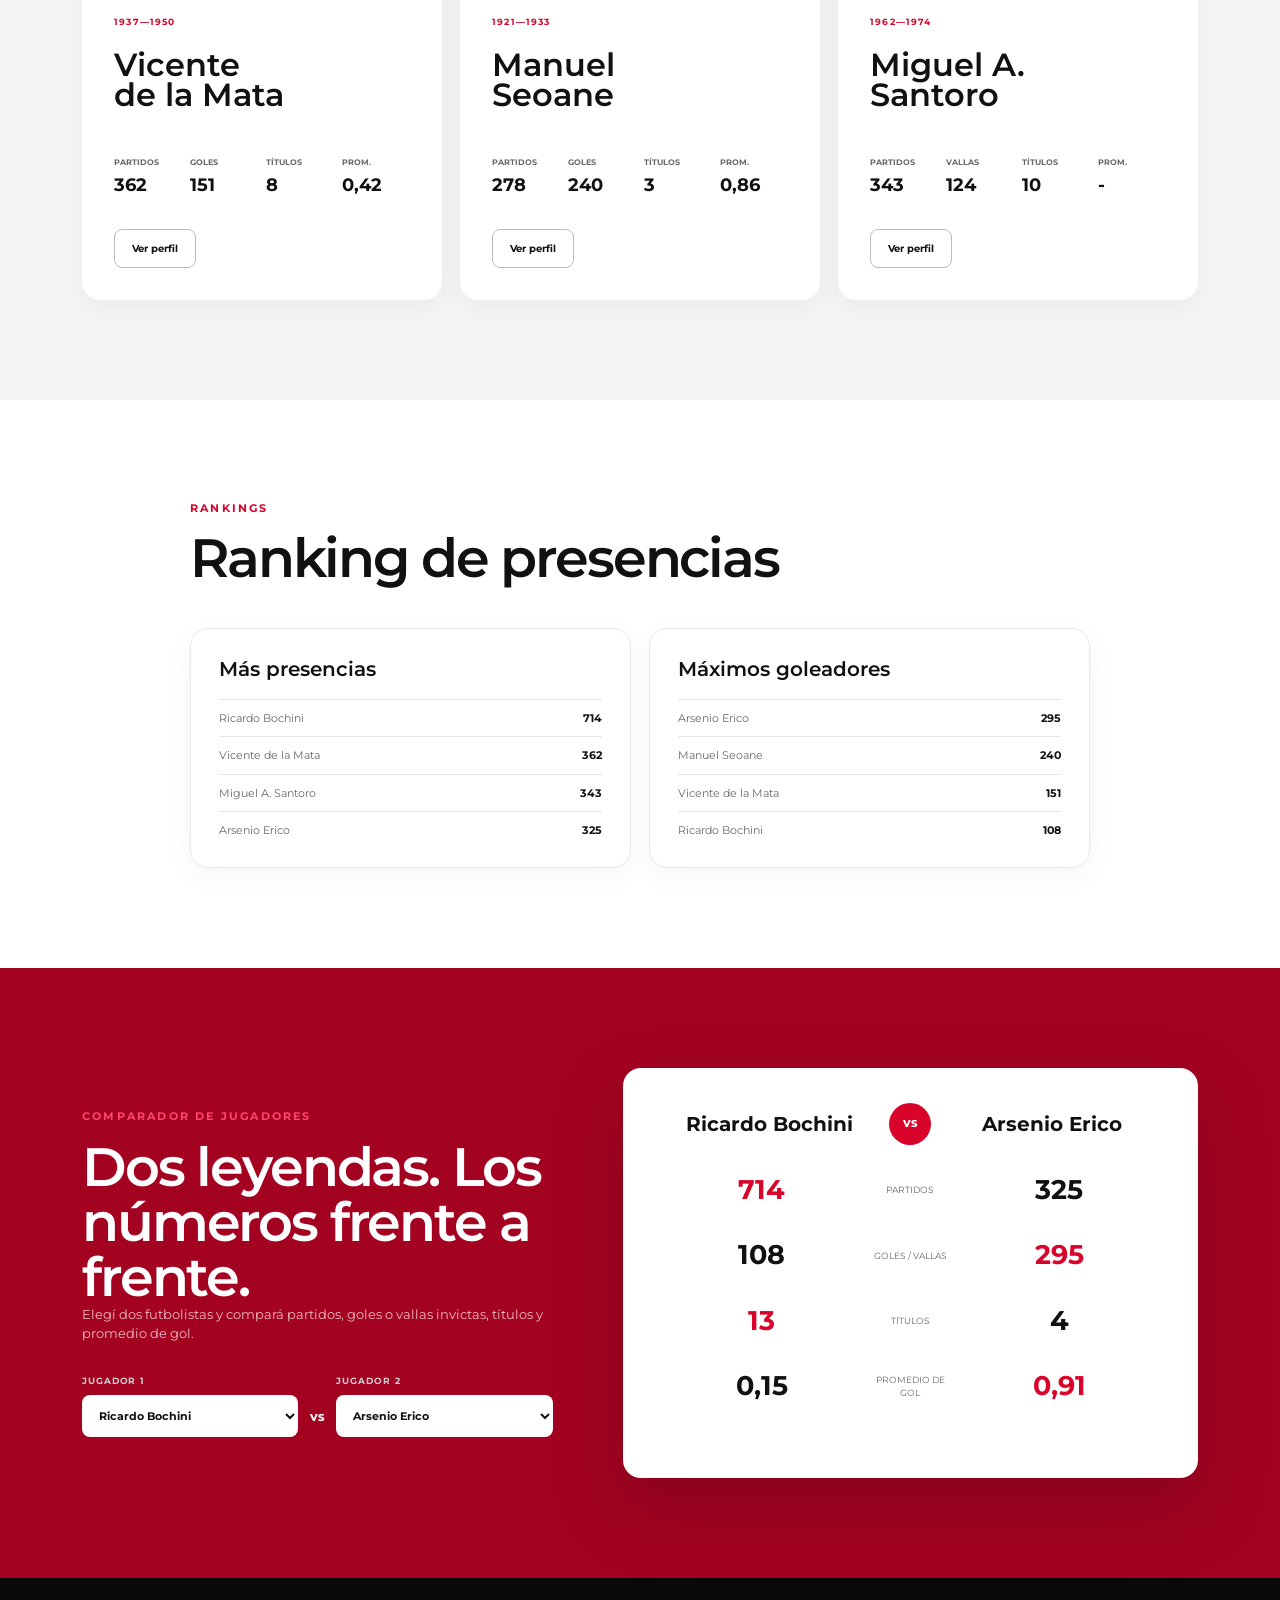
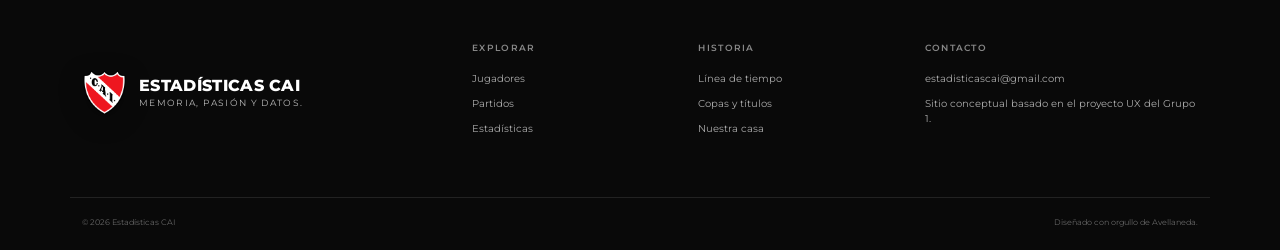
<file: estadisticas_cai_2.0/jugadores/index.html>
<!doctype html>
<html lang="es">
<head>
  <meta charset="utf-8">
  <meta name="viewport" content="width=device-width, initial-scale=1">
  <meta name="description" content="Jugadores históricos del Club Atlético Independiente.">
  <title>Jugadores | Estadísticas CAI</title>
  <link rel="preconnect" href="https://fonts.googleapis.com">
  <link rel="preconnect" href="https://fonts.gstatic.com" crossorigin>
  <link href="https://fonts.googleapis.com/css2?family=Montserrat:wght@400;500;600;700;800&display=swap" rel="stylesheet">
  <link href="https://cdn.jsdelivr.net/npm/bootstrap@5.3.8/dist/css/bootstrap.min.css" rel="stylesheet">
  <link rel="stylesheet" href="../styles.css">
</head>
<body>
  <a class="skip-link" href="#contenido">Saltar al contenido</a>
  <header class="site-header">
    <div class="header-inner">
      <a class="brand" href="../index.html" aria-label="Estadísticas CAI, inicio">
        <img class="brand-logo" src="../Imagenes%20CAI/Logo%20de%20CAI.png" alt="Escudo del Club Atlético Independiente">
        <span><strong>ESTADÍSTICAS CAI</strong><small>La historia del Rey de Copas</small></span>
      </a>
      <button class="menu-toggle" type="button" aria-expanded="false" aria-controls="main-nav"><span></span><span></span><span></span><span class="sr-only">Abrir menú</span></button>
      <nav id="main-nav" class="main-nav" aria-label="Navegación principal">
        <a class="nav-link" href="../index.html">Inicio</a>
        <div class="nav-group"><a class="nav-trigger active" href="../jugadores/">Jugadores</a><button class="nav-submenu-toggle" type="button" aria-expanded="false" aria-label="Abrir menú de Jugadores"><span>⌄</span></button><div class="nav-menu"><a href="#perfiles">Perfil de jugador</a><a href="#comparador">Comparador de jugadores</a></div></div>
        <div class="nav-group"><a class="nav-trigger" href="../partidos/">Partidos</a><button class="nav-submenu-toggle" type="button" aria-expanded="false" aria-label="Abrir menú de Partidos"><span>⌄</span></button><div class="nav-menu"><a href="../partidos/#historicos">Partidos históricos</a></div></div>
        <div class="nav-group"><a class="nav-trigger" href="../estadisticas/">Estadísticas</a><button class="nav-submenu-toggle" type="button" aria-expanded="false" aria-label="Abrir menú de Estadísticas"><span>⌄</span></button><div class="nav-menu"><a href="../estadisticas/#posiciones">Tabla de posiciones</a><a href="../estadisticas/#goleadores">Goleadores históricos</a><a href="../estadisticas/#records">Récords del club</a></div></div>
        <div class="nav-group"><a class="nav-trigger" href="../historia/">Historia</a><button class="nav-submenu-toggle" type="button" aria-expanded="false" aria-label="Abrir menú de Historia"><span>⌄</span></button><div class="nav-menu"><a href="../historia/">Línea de tiempo</a><a href="../historia/#titulos">Copas y títulos</a><a href="../historia/#idolos">Ídolos del club</a></div></div>
        <div class="nav-group"><a class="nav-trigger" href="../plantel-actual/">Plantel actual</a><button class="nav-submenu-toggle" type="button" aria-expanded="false" aria-label="Abrir menú de Plantel actual"><span>⌄</span></button><div class="nav-menu nav-menu-right"><a href="../plantel-actual/">Formación del equipo</a><a href="../plantel-actual/#fichas">Fichas de jugadores</a></div></div>
      </nav>
    </div>
  </header>

  <main id="contenido">
    <section class="page-hero">
      <div class="container">
        <div class="breadcrumb"><a href="../index.html">Inicio</a><span>/</span><span>Jugadores</span></div>
        <h1>Los nombres que hicieron gigante al Rojo.</h1>
        <div class="page-actions"><a href="#perfiles">Ver perfiles</a><a href="#comparador">Comparar jugadores</a><a href="#ranking-presencias">Ranking de presencias</a></div>
      </div>
    </section>

    <section id="perfiles" class="section players-section">
      <div class="container">
        <div class="section-heading">
          <div><p class="eyebrow dark">JUGADORES HISTÓRICOS</p><h2>Perfiles destacados</h2></div>
        </div>
        <div class="player-grid">
          <article id="bochini" class="player-card has-photo"><div class="player-number"><img src="../Imagenes%20CAI/Ricardo%20Bochini%20Fondo%20Rojo.png" alt="Ricardo Bochini"></div><span class="era">1972—1991</span><h3>Ricardo<br>Bochini</h3><dl class="stats-four"><div><dt>Partidos</dt><dd>714</dd></div><div><dt>Goles</dt><dd>108</dd></div><div><dt>Títulos</dt><dd>13</dd></div><div><dt>Prom.</dt><dd>0,15</dd></div></dl><button class="outline-button player-profile" type="button" data-player="Ricardo Bochini">Ver perfil</button></article>
          <article id="erico" class="player-card has-photo"><div class="player-number"><img src="../Imagenes%20CAI/Arsenio%20Erico.png" alt="Arsenio Erico"></div><span class="era">1934—1946</span><h3>Arsenio<br>Erico</h3><dl class="stats-four"><div><dt>Partidos</dt><dd>325</dd></div><div><dt>Goles</dt><dd>295</dd></div><div><dt>Títulos</dt><dd>4</dd></div><div><dt>Prom.</dt><dd>0,91</dd></div></dl><button class="outline-button player-profile" type="button" data-player="Arsenio Erico">Ver perfil</button></article>
          <article id="sa" class="player-card has-photo"><div class="player-number"><img src="../Imagenes%20CAI/Fransisco%20Sa.png" alt="Francisco Sá"></div><span class="era">1971—1978</span><h3>Francisco<br>Sá</h3><dl class="stats-four"><div><dt>Partidos</dt><dd>236</dd></div><div><dt>Goles</dt><dd>6</dd></div><div><dt>Títulos</dt><dd>9</dd></div><div><dt>Prom.</dt><dd>0,03</dd></div></dl><button class="outline-button player-profile" type="button" data-player="Francisco Sá">Ver perfil</button></article>
          <article id="delamata" class="player-card has-photo"><div class="player-number"><img src="../Imagenes%20CAI/Vicente%20de%20la%20Mata.png" alt="Vicente de la Mata"></div><span class="era">1937—1950</span><h3>Vicente<br>de la Mata</h3><dl class="stats-four"><div><dt>Partidos</dt><dd>362</dd></div><div><dt>Goles</dt><dd>151</dd></div><div><dt>Títulos</dt><dd>8</dd></div><div><dt>Prom.</dt><dd>0,42</dd></div></dl><button class="outline-button player-profile" type="button" data-player="Vicente de la Mata">Ver perfil</button></article>
          <article id="seoane" class="player-card has-photo"><div class="player-number"><img src="../Imagenes%20CAI/Manuel%20Seoane.png" alt="Manuel Seoane"></div><span class="era">1921—1933</span><h3>Manuel<br>Seoane</h3><dl class="stats-four"><div><dt>Partidos</dt><dd>278</dd></div><div><dt>Goles</dt><dd>240</dd></div><div><dt>Títulos</dt><dd>3</dd></div><div><dt>Prom.</dt><dd>0,86</dd></div></dl><button class="outline-button player-profile" type="button" data-player="Manuel Seoane">Ver perfil</button></article>
          <article id="santoro" class="player-card has-photo"><div class="player-number"><img src="../Imagenes%20CAI/Miguel%20A.%20Santoro.png" alt="Miguel A. Santoro"></div><span class="era">1962—1974</span><h3>Miguel A.<br>Santoro</h3><dl class="stats-four"><div><dt>Partidos</dt><dd>343</dd></div><div><dt>Vallas</dt><dd>124</dd></div><div><dt>Títulos</dt><dd>10</dd></div><div><dt>Prom.</dt><dd>-</dd></div></dl><button class="outline-button player-profile" type="button" data-player="Miguel A. Santoro">Ver perfil</button></article>
        </div>
      </div>
    </section>

    <section class="section">
      <div class="container">
        <div class="section-heading ranking-heading">
          <div><p class="eyebrow dark">RANKINGS</p><h2>Ranking de presencias</h2></div>
        </div>
        <div class="content-grid ranking-grid">
          <article class="content-card" id="ranking-presencias"><h3>Más presencias</h3><ul class="stat-list"><li><span>Ricardo Bochini</span><strong>714</strong></li><li><span>Vicente de la Mata</span><strong>362</strong></li><li><span>Miguel A. Santoro</span><strong>343</strong></li><li><span>Arsenio Erico</span><strong>325</strong></li></ul></article>
          <article class="content-card"><h3>Máximos goleadores</h3><ul class="stat-list"><li><span>Arsenio Erico</span><strong>295</strong></li><li><span>Manuel Seoane</span><strong>240</strong></li><li><span>Vicente de la Mata</span><strong>151</strong></li><li><span>Ricardo Bochini</span><strong>108</strong></li></ul></article>
        </div>
      </div>
    </section>

    <section id="comparador" class="section comparison-section">
      <div class="container comparison-layout">
        <div>
          <p class="eyebrow">COMPARADOR DE JUGADORES</p>
          <h2>Dos leyendas. Los números frente a frente.</h2>
          <p>Elegí dos futbolistas y compará partidos, goles o vallas invictas, títulos y promedio de gol.</p>
          <div class="comparison-selectors">
            <label>Jugador 1<select id="player-one"><option value="bochini">Ricardo Bochini</option><option value="erico">Arsenio Erico</option><option value="sa">Francisco Sá</option><option value="delamata">Vicente de la Mata</option><option value="seoane">Manuel Seoane</option><option value="santoro">Miguel A. Santoro</option><option value="bertoni">Daniel Bertoni</option><option value="pastoriza">José Omar Pastoriza</option></select></label>
            <span>VS</span>
            <label>Jugador 2<select id="player-two"><option value="erico">Arsenio Erico</option><option value="bochini">Ricardo Bochini</option><option value="sa">Francisco Sá</option><option value="delamata">Vicente de la Mata</option><option value="seoane">Manuel Seoane</option><option value="santoro">Miguel A. Santoro</option><option value="bertoni">Daniel Bertoni</option><option value="pastoriza">José Omar Pastoriza</option></select></label>
          </div>
        </div>
        <div class="comparison-table" id="comparison-result" aria-live="polite"></div>
      </div>
    </section>
  </main>

  <footer class="site-footer">
    <div class="container footer-grid">
      <div class="brand footer-brand"><img class="brand-logo" src="../Imagenes%20CAI/Logo%20de%20CAI.png" alt="Escudo del Club Atlético Independiente"><span><strong>ESTADÍSTICAS CAI</strong><small>Memoria, pasión y datos.</small></span></div>
      <div><h3>Explorar</h3><a href="../jugadores/">Jugadores</a><a href="../partidos/">Partidos</a><a href="../estadisticas/">Estadísticas</a></div>
      <div><h3>Historia</h3><a href="../historia/">Línea de tiempo</a><a href="../historia/#titulos">Copas y títulos</a><a href="../historia/#idolos">Ídolos</a></div>
      <div><h3>Contacto</h3><a href="mailto:estadisticascai@gmail.com">estadisticascai@gmail.com</a><p>Sitio conceptual basado en el proyecto UX del Grupo 1.</p></div>
    </div>
    <div class="container footer-bottom"><span>© 2026 Estadísticas CAI</span><span>Diseñado con orgullo de Avellaneda.</span></div>
  </footer>
  <dialog id="info-dialog"><button class="dialog-close" type="button" aria-label="Cerrar">×</button><div id="dialog-content"></div></dialog>
  <div class="toast" id="toast" role="status" aria-live="polite"></div>
  <script src="https://cdn.jsdelivr.net/npm/bootstrap@5.3.8/dist/js/bootstrap.bundle.min.js"></script>
  <script src="../app.js"></script>
</body>
</html>
</file>
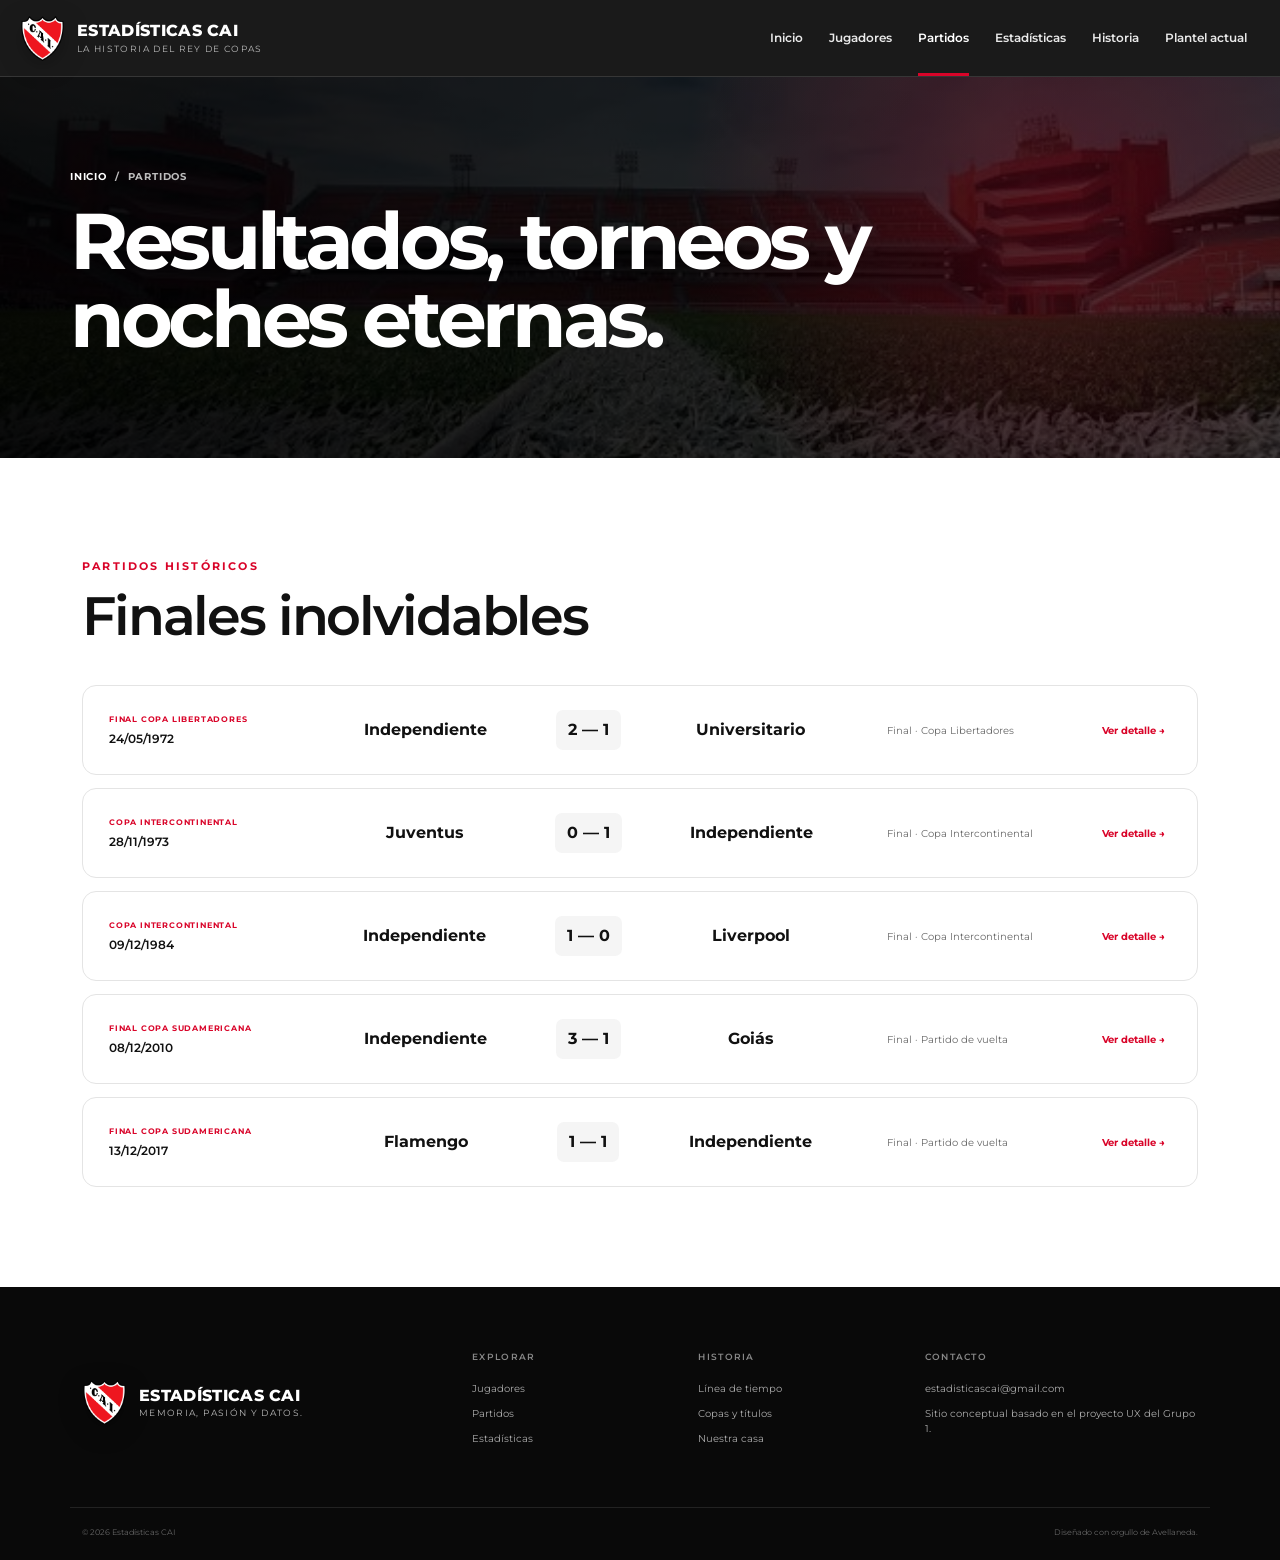
<file: estadisticas_cai_2.0/partidos/index.html>
<!doctype html>
<html lang="es">
<head>
  <meta charset="utf-8">
  <meta name="viewport" content="width=device-width, initial-scale=1">
  <meta name="description" content="Archivo de partidos históricos del Club Atlético Independiente.">
  <title>Partidos | Estadísticas CAI</title>
  <link rel="preconnect" href="https://fonts.googleapis.com">
  <link rel="preconnect" href="https://fonts.gstatic.com" crossorigin>
  <link href="https://fonts.googleapis.com/css2?family=Montserrat:wght@400;500;600;700;800&display=swap" rel="stylesheet">
  <link href="https://cdn.jsdelivr.net/npm/bootstrap@5.3.8/dist/css/bootstrap.min.css" rel="stylesheet">
  <link rel="stylesheet" href="../styles.css">
</head>
<body>
  <a class="skip-link" href="#contenido">Saltar al contenido</a>
  <header class="site-header"><div class="header-inner"><a class="brand" href="../index.html"><img class="brand-logo" src="../Imagenes%20CAI/Logo%20de%20CAI.png" alt="Escudo del Club Atlético Independiente"><span><strong>ESTADÍSTICAS CAI</strong><small>La historia del Rey de Copas</small></span></a><button class="menu-toggle" type="button" aria-expanded="false" aria-controls="main-nav"><span></span><span></span><span></span><span class="sr-only">Abrir menú</span></button><nav id="main-nav" class="main-nav" aria-label="Navegación principal"><a class="nav-link" href="../index.html">Inicio</a><div class="nav-group"><a class="nav-trigger" href="../jugadores/">Jugadores</a><button class="nav-submenu-toggle" type="button" aria-expanded="false" aria-label="Abrir menú de Jugadores"><span>⌄</span></button><div class="nav-menu"><a href="../jugadores/">Perfil de jugador</a><a href="../jugadores/#comparador">Comparador de jugadores</a></div></div><div class="nav-group"><a class="nav-trigger active" href="../partidos/">Partidos</a><button class="nav-submenu-toggle" type="button" aria-expanded="false" aria-label="Abrir menú de Partidos"><span>⌄</span></button><div class="nav-menu"><a href="#historicos">Partidos históricos</a></div></div><div class="nav-group"><a class="nav-trigger" href="../estadisticas/">Estadísticas</a><button class="nav-submenu-toggle" type="button" aria-expanded="false" aria-label="Abrir menú de Estadísticas"><span>⌄</span></button><div class="nav-menu"><a href="../estadisticas/#posiciones">Tabla de posiciones</a><a href="../estadisticas/#goleadores">Goleadores históricos</a><a href="../estadisticas/#records">Récords del club</a></div></div><div class="nav-group"><a class="nav-trigger" href="../historia/">Historia</a><button class="nav-submenu-toggle" type="button" aria-expanded="false" aria-label="Abrir menú de Historia"><span>⌄</span></button><div class="nav-menu"><a href="../historia/">Línea de tiempo</a><a href="../historia/#titulos">Copas y títulos</a><a href="../historia/#idolos">Ídolos del club</a></div></div><div class="nav-group"><a class="nav-trigger" href="../plantel-actual/">Plantel actual</a><button class="nav-submenu-toggle" type="button" aria-expanded="false" aria-label="Abrir menú de Plantel actual"><span>⌄</span></button><div class="nav-menu nav-menu-right"><a href="../plantel-actual/">Formación del equipo</a><a href="../plantel-actual/#fichas">Fichas de jugadores</a></div></div></nav></div></header>

  <main id="contenido">
    <section class="page-hero"><div class="container"><div class="breadcrumb"><a href="../index.html">Inicio</a><span>/</span><span>Partidos</span></div><h1>Resultados, torneos y noches eternas.</h1></div></section>

    <section id="archivo" class="section matches-section">
      <div class="container">
        <div class="section-heading"><div><p class="eyebrow dark">PARTIDOS HISTÓRICOS</p><h2>Finales inolvidables</h2></div></div>
        <div class="match-list" id="historicos">
          <article id="detalle-partido" class="match-card" data-season="1972" data-tournament="Libertadores"><div class="match-meta"><span>FINAL COPA LIBERTADORES</span><time datetime="1972-05-24">24/05/1972</time></div><div class="scoreline"><strong>Independiente</strong><b>2 — 1</b><strong>Universitario</strong></div><p>Final · Copa Libertadores</p><button type="button" class="match-detail" data-detail="#detalle-1972">Ver detalle →</button></article>
          <article class="match-card" data-season="1973" data-tournament="Intercontinental"><div class="match-meta"><span>COPA INTERCONTINENTAL</span><time datetime="1973-11-28">28/11/1973</time></div><div class="scoreline"><strong>Juventus</strong><b>0 — 1</b><strong>Independiente</strong></div><p>Final · Copa Intercontinental</p><button type="button" class="match-detail" data-detail="#detalle-1973">Ver detalle →</button></article>
          <article class="match-card" data-season="1984" data-tournament="Intercontinental"><div class="match-meta"><span>COPA INTERCONTINENTAL</span><time datetime="1984-12-09">09/12/1984</time></div><div class="scoreline"><strong>Independiente</strong><b>1 — 0</b><strong>Liverpool</strong></div><p>Final · Copa Intercontinental</p><button type="button" class="match-detail" data-detail="#detalle-1984">Ver detalle →</button></article>
          <article class="match-card" data-season="2010" data-tournament="Sudamericana"><div class="match-meta"><span>FINAL COPA SUDAMERICANA</span><time datetime="2010-12-08">08/12/2010</time></div><div class="scoreline"><strong>Independiente</strong><b>3 — 1</b><strong>Goiás</strong></div><p>Final · Partido de vuelta</p><button type="button" class="match-detail" data-detail="#detalle-2010">Ver detalle →</button></article>
          <article class="match-card" data-season="2017" data-tournament="Sudamericana"><div class="match-meta"><span>FINAL COPA SUDAMERICANA</span><time datetime="2017-12-13">13/12/2017</time></div><div class="scoreline"><strong>Flamengo</strong><b>1 — 1</b><strong>Independiente</strong></div><p>Final · Partido de vuelta</p><button type="button" class="match-detail" data-detail="#detalle-2017">Ver detalle →</button></article>
        </div>
        <article id="detalle-1972" class="match-detail-panel match-full-detail" hidden>
          <header class="full-detail-header">
            <div class="detail-context"><span>FINAL COPA LIBERTADORES · PARTIDO DE VUELTA</span><time datetime="1972-05-24">FECHA DEL PARTIDO · 24 DE MAYO DE 1972</time></div>
            <div class="full-scoreline"><strong class="team-name"><img class="team-crest" src="../Imagenes%20CAI/Logo%20de%20CAI.png" alt=""><span>Independiente</span></strong><b>2 — 1</b><strong class="team-name"><img class="team-crest" src="../Imagenes%20CAI/Escudos/Universitario.png" alt=""><span>Universitario</span></strong></div>
            <span class="result-label">RESULTADO FINAL</span>
          </header>
          <section class="goal-detail" aria-labelledby="goles-1972">
            <h3 id="goles-1972">Goles</h3>
            <div class="team-goals-grid">
              <div class="team-goals">
                <ul>
                  <li><span>1 — 0</span><strong>Eduardo Maglioni</strong><time>6'</time></li>
                  <li><span>2 — 0</span><strong>Eduardo Maglioni</strong><time>62'</time></li>
                </ul>
              </div>
              <div class="team-goals">
                <ul>
                  <li><span>2 — 1</span><strong>Percy Rojas</strong><time>79'</time></li>
                </ul>
              </div>
            </div>
          </section>
          <footer class="match-facts">
            <div><span>ESTADIO</span><strong>Doble Visera de Cemento</strong></div>
            <div><span>ESPECTADORES</span><strong>55.000</strong></div>
            <div><span>ÁRBITRO</span><strong>Favilli Neto</strong></div>
          </footer>
        </article>
        <article id="detalle-1973" class="match-detail-panel match-full-detail" hidden>
          <header class="full-detail-header">
            <div class="detail-context"><span>FINAL COPA INTERCONTINENTAL</span><time datetime="1973-11-28">FECHA DEL PARTIDO · 28 DE NOVIEMBRE DE 1973</time></div>
            <div class="full-scoreline"><strong class="team-name"><img class="team-crest" src="../Imagenes%20CAI/Escudos/Juventus.png" alt=""><span>Juventus</span></strong><b>0 — 1</b><strong class="team-name"><img class="team-crest" src="../Imagenes%20CAI/Logo%20de%20CAI.png" alt=""><span>Independiente</span></strong></div>
            <span class="result-label">RESULTADO FINAL</span>
          </header>
          <section class="goal-detail" aria-labelledby="goles-1973">
            <h3 id="goles-1973">Goles</h3>
            <div class="team-goals-grid">
              <div class="team-goals"></div>
              <div class="team-goals">
                <ul><li><span>0 — 1</span><strong>Ricardo Bochini</strong><time>80'</time></li></ul>
              </div>
            </div>
          </section>
          <footer class="match-facts">
            <div><span>ESTADIO</span><strong>Stadio Olimpico · Roma, Italia</strong></div>
            <div><span>ESPECTADORES</span><strong>22.489</strong></div>
            <div><span>ÁRBITRO</span><strong>Alfred Delcourt</strong></div>
          </footer>
        </article>
        <article id="detalle-1984" class="match-detail-panel match-full-detail" hidden>
          <header class="full-detail-header">
            <div class="detail-context"><span>FINAL COPA INTERCONTINENTAL</span><time datetime="1984-12-09">FECHA DEL PARTIDO · 9 DE DICIEMBRE DE 1984</time></div>
            <div class="full-scoreline"><strong class="team-name"><img class="team-crest" src="../Imagenes%20CAI/Logo%20de%20CAI.png" alt=""><span>Independiente</span></strong><b>1 — 0</b><strong class="team-name"><img class="team-crest" src="../Imagenes%20CAI/Escudos/Liverpool.png" alt=""><span>Liverpool</span></strong></div>
            <span class="result-label">RESULTADO FINAL</span>
          </header>
          <section class="goal-detail" aria-labelledby="goles-1984">
            <h3 id="goles-1984">Goles</h3>
            <div class="team-goals-grid">
              <div class="team-goals">
                <ul><li><span>1 — 0</span><strong>José Alberto Percudani</strong><time>6'</time></li></ul>
              </div>
              <div class="team-goals"></div>
            </div>
          </section>
          <footer class="match-facts">
            <div><span>ESTADIO</span><strong>National Stadium · Tokio, Japón</strong></div>
            <div><span>ESPECTADORES</span><strong>62.000</strong></div>
            <div><span>ÁRBITRO</span><strong>Romualdo Arppi Filho</strong></div>
          </footer>
        </article>
        <article id="detalle-2010" class="match-detail-panel match-full-detail" hidden>
          <header class="full-detail-header">
            <div class="detail-context"><span>FINAL COPA SUDAMERICANA · PARTIDO DE VUELTA</span><time datetime="2010-12-08">FECHA DEL PARTIDO · 8 DE DICIEMBRE DE 2010</time></div>
            <div class="full-scoreline"><strong class="team-name"><img class="team-crest" src="../Imagenes%20CAI/Logo%20de%20CAI.png" alt=""><span>Independiente</span></strong><b>3 — 1</b><strong class="team-name"><img class="team-crest" src="../Imagenes%20CAI/Escudos/Goias.png" alt=""><span>Goiás</span></strong></div>
            <span class="result-label">RESULTADO FINAL · GLOBAL 3-3 (5-3)</span>
          </header>
          <section class="goal-detail" aria-labelledby="goles-2010">
            <h3 id="goles-2010">Goles</h3>
            <div class="team-goals-grid">
              <div class="team-goals">
                <ul>
                  <li><span>1 — 0</span><strong>Julián Velázquez</strong><time>19'</time></li>
                  <li><span>2 — 1</span><strong>Facundo Parra</strong><time>27'</time></li>
                  <li><span>3 — 1</span><strong>Facundo Parra</strong><time>35'</time></li>
                </ul>
              </div>
              <div class="team-goals">
                <ul><li><span>1 — 1</span><strong>Rafael Moura</strong><time>22'</time></li></ul>
              </div>
            </div>
          </section>
          <footer class="match-facts">
            <div><span>ESTADIO</span><strong>Libertadores de América</strong></div>
            <div><span>ESPECTADORES</span><strong>38.000</strong></div>
            <div><span>ÁRBITRO</span><strong>Óscar Ruiz</strong></div>
          </footer>
        </article>
        <article id="detalle-2017" class="match-detail-panel match-full-detail" hidden>
          <header class="full-detail-header">
            <div class="detail-context"><span>FINAL COPA SUDAMERICANA · PARTIDO DE VUELTA</span><time datetime="2017-12-13">FECHA DEL PARTIDO · 13 DE DICIEMBRE DE 2017</time></div>
            <div class="full-scoreline"><strong class="team-name"><img class="team-crest" src="../Imagenes%20CAI/Escudos/Flamengo.png" alt=""><span>Flamengo</span></strong><b>1 — 1</b><strong class="team-name"><img class="team-crest" src="../Imagenes%20CAI/Logo%20de%20CAI.png" alt=""><span>Independiente</span></strong></div>
            <span class="result-label">RESULTADO FINAL · GLOBAL 2 — 3</span>
          </header>
          <section class="goal-detail" aria-labelledby="goles-2017">
            <h3 id="goles-2017">Goles</h3>
            <div class="team-goals-grid">
              <div class="team-goals">
                <ul><li><span>1 — 0</span><strong>Lucas Paquetá</strong><time>30'</time></li></ul>
              </div>
              <div class="team-goals">
                <ul><li><span>1 — 1</span><strong>Ezequiel Barco</strong><time>40' pen.</time></li></ul>
              </div>
            </div>
          </section>
          <footer class="match-facts">
            <div><span>ESTADIO</span><strong>Estadio do Maracanã</strong></div>
            <div><span>ESPECTADORES</span><strong>50.000</strong></div>
            <div><span>ÁRBITRO</span><strong>Mario Díaz de Vivar</strong></div>
          </footer>
        </article>
      </div>
    </section>
  </main>

  <footer class="site-footer"><div class="container footer-grid"><div class="brand footer-brand"><img class="brand-logo" src="../Imagenes%20CAI/Logo%20de%20CAI.png" alt="Escudo del Club Atlético Independiente"><span><strong>ESTADÍSTICAS CAI</strong><small>Memoria, pasión y datos.</small></span></div><div><h3>Explorar</h3><a href="../jugadores/">Jugadores</a><a href="../partidos/">Partidos</a><a href="../estadisticas/">Estadísticas</a></div><div><h3>Historia</h3><a href="../historia/">Línea de tiempo</a><a href="../historia/#titulos">Copas y títulos</a><a href="../historia/#idolos">Ídolos</a></div><div><h3>Contacto</h3><a href="mailto:estadisticascai@gmail.com">estadisticascai@gmail.com</a><p>Sitio conceptual basado en el proyecto UX del Grupo 1.</p></div></div><div class="container footer-bottom"><span>© 2026 Estadísticas CAI</span><span>Diseñado con orgullo de Avellaneda.</span></div></footer>
  <div class="toast" id="toast" role="status" aria-live="polite"></div>
  <script src="https://cdn.jsdelivr.net/npm/bootstrap@5.3.8/dist/js/bootstrap.bundle.min.js"></script>
  <script src="../app.js"></script>
</body>
</html>
</file>
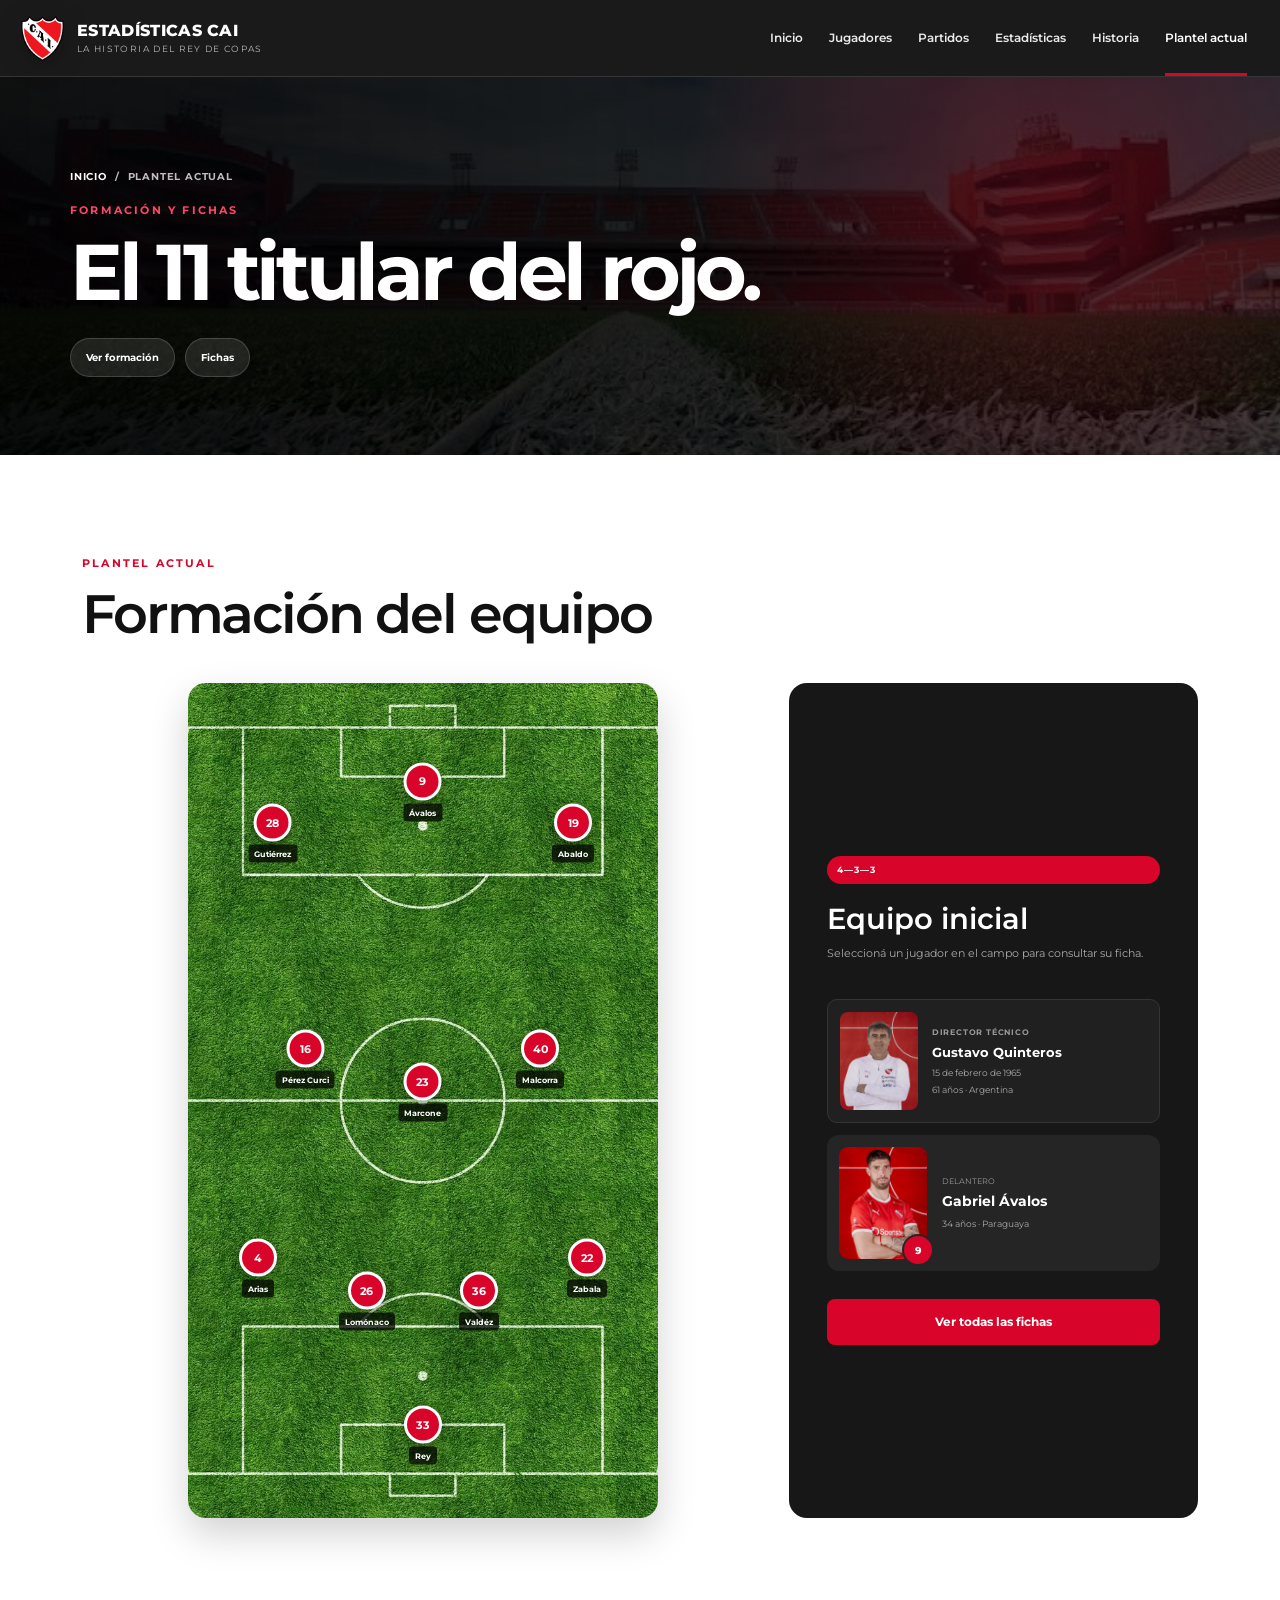
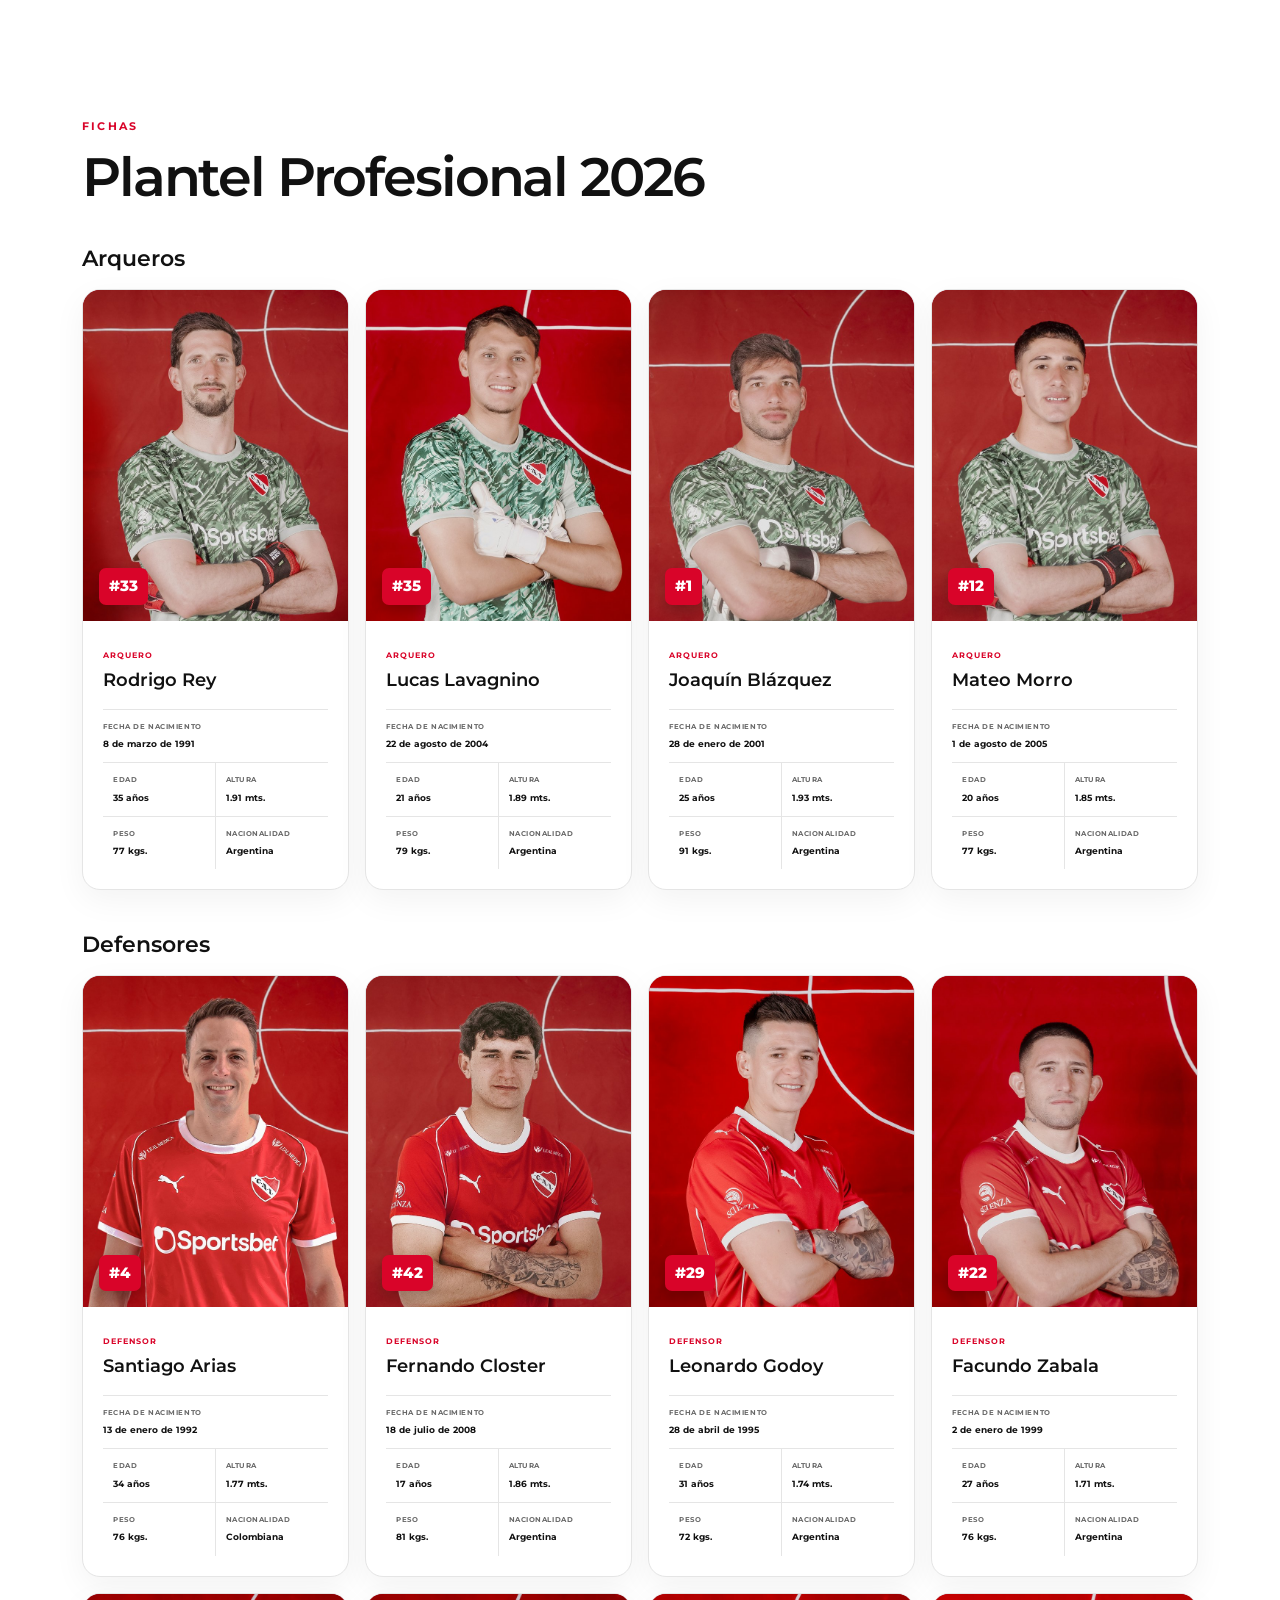
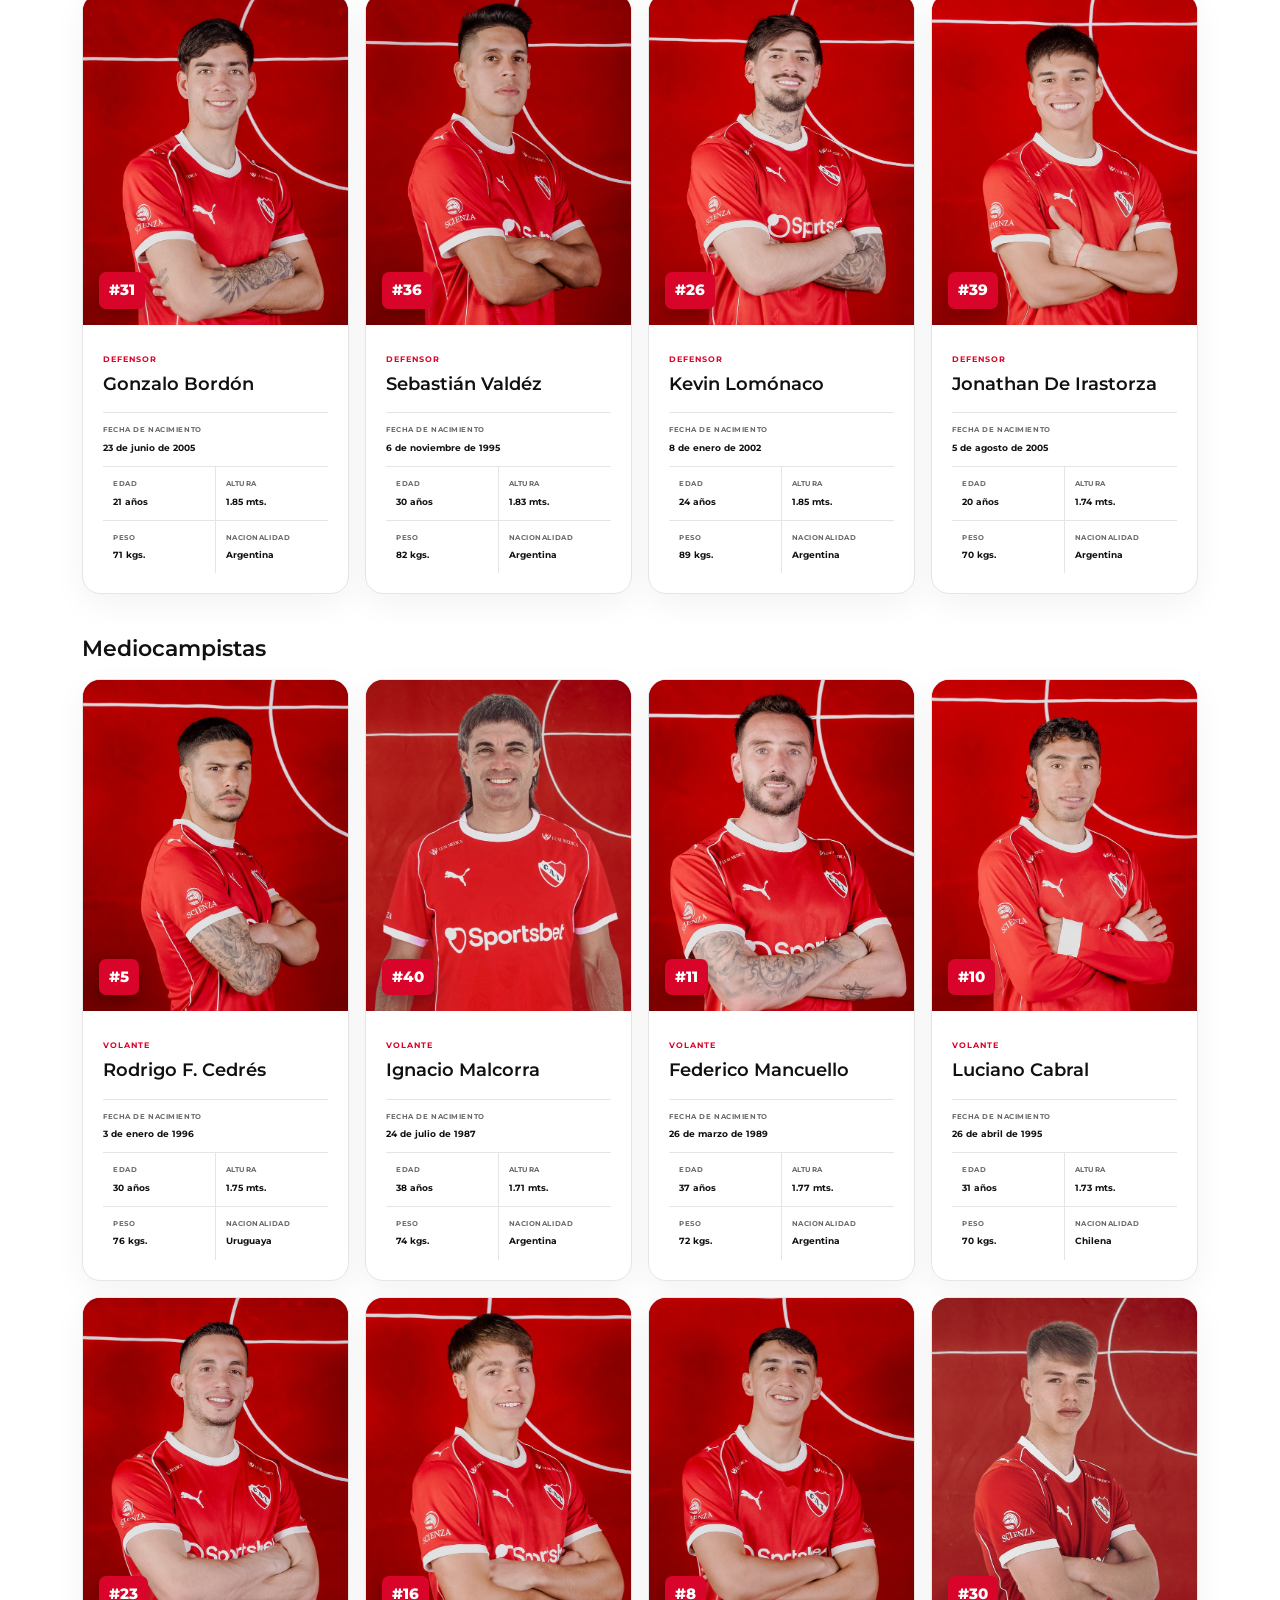
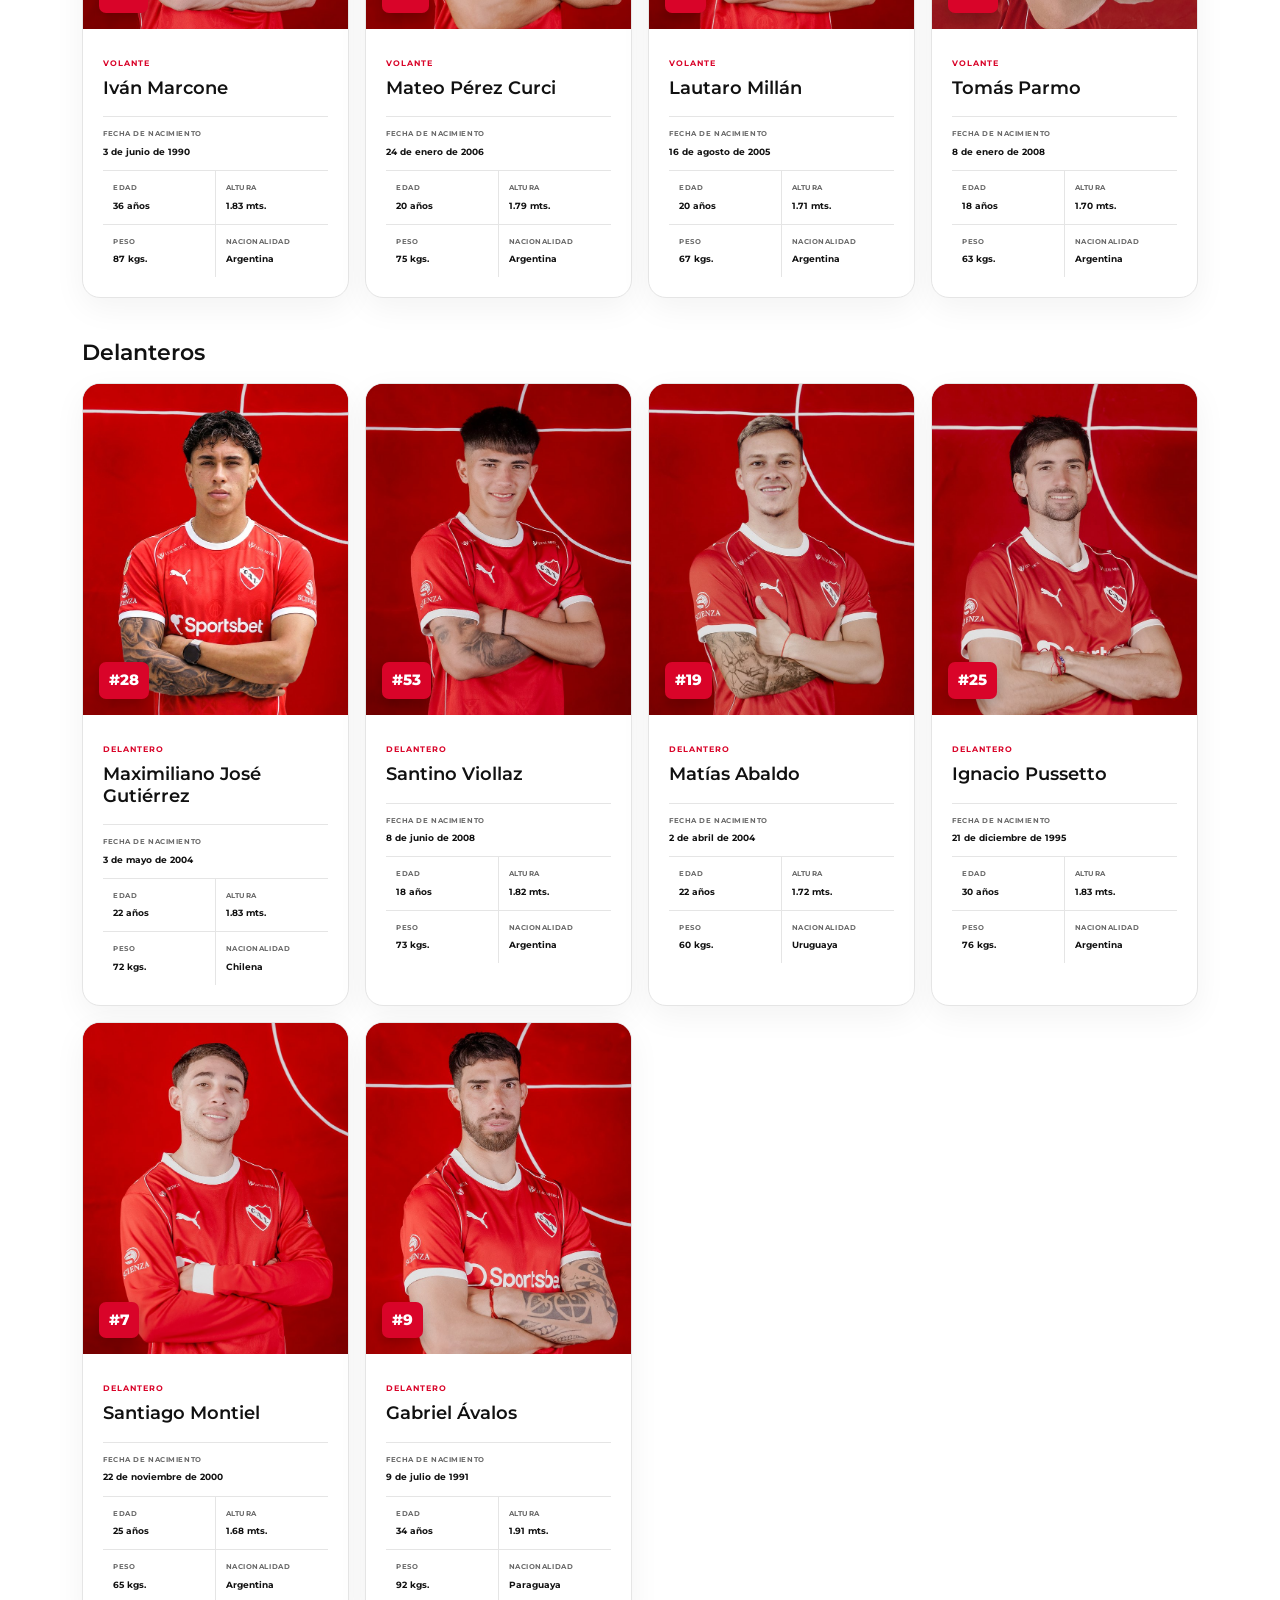
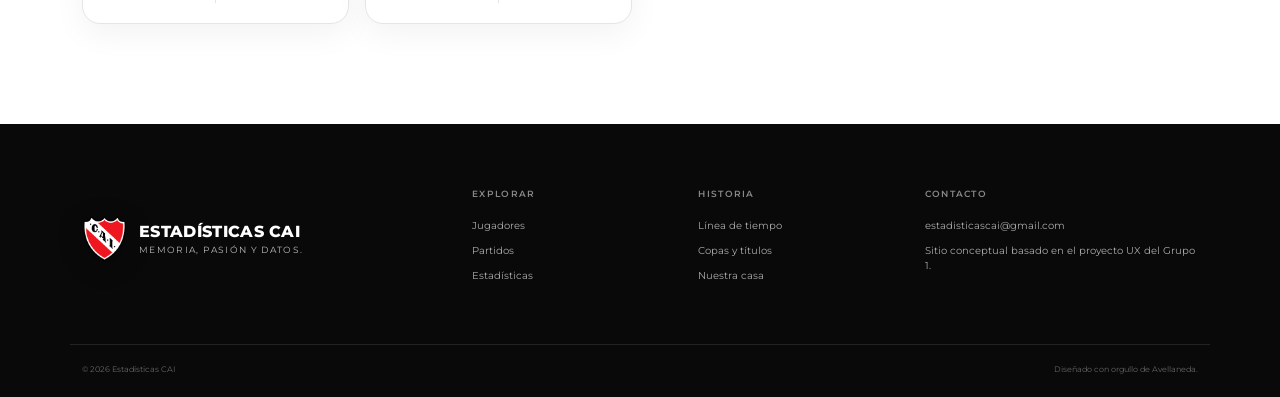
<file: estadisticas_cai_2.0/plantel-actual/index.html>
<!doctype html>
<html lang="es">
<head>
  <meta charset="utf-8">
  <meta name="viewport" content="width=device-width, initial-scale=1">
  <meta name="description" content="Plantel actual y formación del Club Atlético Independiente.">
  <title>Plantel actual | Estadísticas CAI</title>
  <link rel="preconnect" href="https://fonts.googleapis.com">
  <link rel="preconnect" href="https://fonts.gstatic.com" crossorigin>
  <link href="https://fonts.googleapis.com/css2?family=Montserrat:wght@400;500;600;700;800&display=swap" rel="stylesheet">
  <link href="https://cdn.jsdelivr.net/npm/bootstrap@5.3.8/dist/css/bootstrap.min.css" rel="stylesheet">
  <link rel="stylesheet" href="../styles.css">
</head>
<body>
  <a class="skip-link" href="#contenido">Saltar al contenido</a>
  <header class="site-header"><div class="header-inner"><a class="brand" href="../index.html"><img class="brand-logo" src="../Imagenes%20CAI/Logo%20de%20CAI.png" alt="Escudo del Club Atlético Independiente"><span><strong>ESTADÍSTICAS CAI</strong><small>La historia del Rey de Copas</small></span></a><button class="menu-toggle" type="button" aria-expanded="false" aria-controls="main-nav"><span></span><span></span><span></span><span class="sr-only">Abrir menú</span></button><nav id="main-nav" class="main-nav" aria-label="Navegación principal"><a class="nav-link" href="../index.html">Inicio</a><div class="nav-group"><a class="nav-trigger" href="../jugadores/">Jugadores</a><button class="nav-submenu-toggle" type="button" aria-expanded="false" aria-label="Abrir menú de Jugadores"><span>⌄</span></button><div class="nav-menu"><a href="../jugadores/">Perfil de jugador</a><a href="../jugadores/#comparador">Comparador de jugadores</a></div></div><div class="nav-group"><a class="nav-trigger" href="../partidos/">Partidos</a><button class="nav-submenu-toggle" type="button" aria-expanded="false" aria-label="Abrir menú de Partidos"><span>⌄</span></button><div class="nav-menu"><a href="../partidos/#historicos">Partidos históricos</a></div></div><div class="nav-group"><a class="nav-trigger" href="../estadisticas/">Estadísticas</a><button class="nav-submenu-toggle" type="button" aria-expanded="false" aria-label="Abrir menú de Estadísticas"><span>⌄</span></button><div class="nav-menu"><a href="../estadisticas/#posiciones">Tabla de posiciones</a><a href="../estadisticas/#goleadores">Goleadores históricos</a><a href="../estadisticas/#records">Récords del club</a></div></div><div class="nav-group"><a class="nav-trigger" href="../historia/">Historia</a><button class="nav-submenu-toggle" type="button" aria-expanded="false" aria-label="Abrir menú de Historia"><span>⌄</span></button><div class="nav-menu"><a href="../historia/">Línea de tiempo</a><a href="../historia/#titulos">Copas y títulos</a><a href="../historia/#idolos">Ídolos del club</a></div></div><div class="nav-group"><a class="nav-trigger active" href="../plantel-actual/">Plantel actual</a><button class="nav-submenu-toggle" type="button" aria-expanded="false" aria-label="Abrir menú de Plantel actual"><span>⌄</span></button><div class="nav-menu nav-menu-right"><a href="#formacion">Formación del equipo</a><a href="#fichas">Fichas de jugadores</a></div></div></nav></div></header>

  <main id="contenido">
    <section class="page-hero"><div class="container"><div class="breadcrumb"><a href="../index.html">Inicio</a><span>/</span><span>Plantel actual</span></div><p class="eyebrow">FORMACIÓN Y FICHAS</p><h1>El 11 titular del rojo.</h1><div class="page-actions"><a href="#formacion">Ver formación</a><a href="#fichas">Fichas</a></div></div></section>
    <section id="formacion" class="section squad-section"><div class="container"><div class="section-heading"><div><p class="eyebrow dark">PLANTEL ACTUAL</p><h2>Formación del equipo</h2></div></div><div class="squad-layout"><div class="pitch" aria-label="Formación 4-3-3"><div class="pitch-line center-line"></div><div class="pitch-circle"></div><button style="--x:50%;--y:90%" data-name="Rey"><b>33</b><span>Rey</span></button><button style="--x:15%;--y:70%" data-name="Arias"><b>4</b><span>Arias</span></button><button style="--x:38%;--y:74%" data-name="Lomónaco"><b>26</b><span>Lomónaco</span></button><button style="--x:62%;--y:74%" data-name="Valdéz"><b>36</b><span>Valdéz</span></button><button style="--x:85%;--y:70%" data-name="Zabala"><b>22</b><span>Zabala</span></button><button style="--x:25%;--y:45%" data-name="Pérez Curci"><b>16</b><span>Pérez Curci</span></button><button style="--x:50%;--y:49%" data-name="Marcone"><b>23</b><span>Marcone</span></button><button style="--x:75%;--y:45%" data-name="Malcorra"><b>40</b><span>Malcorra</span></button><button style="--x:18%;--y:18%" data-name="Gutiérrez"><b>28</b><span>Gutiérrez</span></button><button style="--x:50%;--y:13%" data-name="Ávalos"><b>9</b><span>Ávalos</span></button><button style="--x:82%;--y:18%" data-name="Abaldo"><b>19</b><span>Abaldo</span></button></div><aside class="squad-panel"><span class="tag">4—3—3</span><h3>Equipo inicial</h3><p>Seleccioná un jugador en el campo para consultar su ficha.</p><div class="squad-coach"><img src="../Imagenes%20CAI/Plantel%20actual/gustavo-quinteros.jpg" alt="Gustavo Quinteros" loading="lazy"><div class="squad-coach-info"><small>DIRECTOR TÉCNICO</small><strong>Gustavo Quinteros</strong><span>15 de febrero de 1965</span><span>61 años · Argentina</span></div></div><div class="selected-player" id="selected-player"><div class="selected-player-photo-wrap"><img class="selected-player-photo" src="../Imagenes%20CAI/Plantel%20actual/gabriel-avalos.jpg" alt="Gabriel Ávalos"><span>9</span></div><div><small>DELANTERO</small><strong>Gabriel Ávalos</strong><em>34 años · Paraguaya</em></div></div><a class="primary-button" href="#fichas">Ver todas las fichas</a></aside></div></div></section>
    <section id="fichas" class="section">
      <div class="container">
        <div class="section-heading"><div><p class="eyebrow dark">FICHAS</p><h2>Plantel Profesional 2026</h2></div></div>
        <h3 class="squad-position-title">Arqueros</h3>
        <div class="squad-cards-grid roster-detailed-grid">
          <article id="ficha-rey" class="squad-player-card roster-detailed-card"><div class="squad-player-photo"><img src="../Imagenes%20CAI/Plantel%20actual/rodrigo-rey.jpg" alt="Rodrigo Rey" loading="lazy"><span>#33</span></div><div class="roster-player-body"><small>ARQUERO</small><h3>Rodrigo Rey</h3><dl class="roster-details"><div class="wide"><dt>Fecha de nacimiento</dt><dd>8 de marzo de 1991</dd></div><div><dt>Edad</dt><dd>35 años</dd></div><div><dt>Altura</dt><dd>1.91 mts.</dd></div><div><dt>Peso</dt><dd>77 kgs.</dd></div><div><dt>Nacionalidad</dt><dd>Argentina</dd></div></dl></div></article>
          <article id="ficha-lavagnino" class="squad-player-card roster-detailed-card"><div class="squad-player-photo"><img src="../Imagenes%20CAI/Plantel%20actual/lucas-lavagnino.jpg" alt="Lucas Lavagnino" loading="lazy"><span>#35</span></div><div class="roster-player-body"><small>ARQUERO</small><h3>Lucas Lavagnino</h3><dl class="roster-details"><div class="wide"><dt>Fecha de nacimiento</dt><dd>22 de agosto de 2004</dd></div><div><dt>Edad</dt><dd>21 años</dd></div><div><dt>Altura</dt><dd>1.89 mts.</dd></div><div><dt>Peso</dt><dd>79 kgs.</dd></div><div><dt>Nacionalidad</dt><dd>Argentina</dd></div></dl></div></article>
          <article id="ficha-blazquez" class="squad-player-card roster-detailed-card"><div class="squad-player-photo"><img src="../Imagenes%20CAI/Plantel%20actual/joaquin-blazquez.jpg" alt="Joaquín Blázquez" loading="lazy"><span>#1</span></div><div class="roster-player-body"><small>ARQUERO</small><h3>Joaquín Blázquez</h3><dl class="roster-details"><div class="wide"><dt>Fecha de nacimiento</dt><dd>28 de enero de 2001</dd></div><div><dt>Edad</dt><dd>25 años</dd></div><div><dt>Altura</dt><dd>1.93 mts.</dd></div><div><dt>Peso</dt><dd>91 kgs.</dd></div><div><dt>Nacionalidad</dt><dd>Argentina</dd></div></dl></div></article>
          <article id="ficha-morro" class="squad-player-card roster-detailed-card"><div class="squad-player-photo"><img src="../Imagenes%20CAI/Plantel%20actual/mateo-morro.jpg" alt="Mateo Morro" loading="lazy"><span>#12</span></div><div class="roster-player-body"><small>ARQUERO</small><h3>Mateo Morro</h3><dl class="roster-details"><div class="wide"><dt>Fecha de nacimiento</dt><dd>1 de agosto de 2005</dd></div><div><dt>Edad</dt><dd>20 años</dd></div><div><dt>Altura</dt><dd>1.85 mts.</dd></div><div><dt>Peso</dt><dd>77 kgs.</dd></div><div><dt>Nacionalidad</dt><dd>Argentina</dd></div></dl></div></article>
        </div>
        <h3 class="squad-position-title">Defensores</h3>
        <div class="squad-cards-grid roster-detailed-grid">
          <article id="ficha-arias" class="squad-player-card roster-detailed-card"><div class="squad-player-photo"><img src="../Imagenes%20CAI/Plantel%20actual/santiago-arias.jpg" alt="Santiago Arias" loading="lazy"><span>#4</span></div><div class="roster-player-body"><small>DEFENSOR</small><h3>Santiago Arias</h3><dl class="roster-details"><div class="wide"><dt>Fecha de nacimiento</dt><dd>13 de enero de 1992</dd></div><div><dt>Edad</dt><dd>34 años</dd></div><div><dt>Altura</dt><dd>1.77 mts.</dd></div><div><dt>Peso</dt><dd>76 kgs.</dd></div><div><dt>Nacionalidad</dt><dd>Colombiana</dd></div></dl></div></article>
          <article id="ficha-closter" class="squad-player-card roster-detailed-card"><div class="squad-player-photo"><img src="../Imagenes%20CAI/Plantel%20actual/fernando-closter.jpg" alt="Fernando Closter" loading="lazy"><span>#42</span></div><div class="roster-player-body"><small>DEFENSOR</small><h3>Fernando Closter</h3><dl class="roster-details"><div class="wide"><dt>Fecha de nacimiento</dt><dd>18 de julio de 2008</dd></div><div><dt>Edad</dt><dd>17 años</dd></div><div><dt>Altura</dt><dd>1.86 mts.</dd></div><div><dt>Peso</dt><dd>81 kgs.</dd></div><div><dt>Nacionalidad</dt><dd>Argentina</dd></div></dl></div></article>
          <article id="ficha-godoy" class="squad-player-card roster-detailed-card"><div class="squad-player-photo"><img src="../Imagenes%20CAI/Plantel%20actual/leonardo-godoy.jpg" alt="Leonardo Godoy" loading="lazy"><span>#29</span></div><div class="roster-player-body"><small>DEFENSOR</small><h3>Leonardo Godoy</h3><dl class="roster-details"><div class="wide"><dt>Fecha de nacimiento</dt><dd>28 de abril de 1995</dd></div><div><dt>Edad</dt><dd>31 años</dd></div><div><dt>Altura</dt><dd>1.74 mts.</dd></div><div><dt>Peso</dt><dd>72 kgs.</dd></div><div><dt>Nacionalidad</dt><dd>Argentina</dd></div></dl></div></article>
          <article id="ficha-zabala" class="squad-player-card roster-detailed-card"><div class="squad-player-photo"><img src="../Imagenes%20CAI/Plantel%20actual/facundo-zabala.jpg" alt="Facundo Zabala" loading="lazy"><span>#22</span></div><div class="roster-player-body"><small>DEFENSOR</small><h3>Facundo Zabala</h3><dl class="roster-details"><div class="wide"><dt>Fecha de nacimiento</dt><dd>2 de enero de 1999</dd></div><div><dt>Edad</dt><dd>27 años</dd></div><div><dt>Altura</dt><dd>1.71 mts.</dd></div><div><dt>Peso</dt><dd>76 kgs.</dd></div><div><dt>Nacionalidad</dt><dd>Argentina</dd></div></dl></div></article>
          <article id="ficha-bordon" class="squad-player-card roster-detailed-card"><div class="squad-player-photo"><img src="../Imagenes%20CAI/Plantel%20actual/gonzalo-bordon.jpg" alt="Gonzalo Bordón" loading="lazy"><span>#31</span></div><div class="roster-player-body"><small>DEFENSOR</small><h3>Gonzalo Bordón</h3><dl class="roster-details"><div class="wide"><dt>Fecha de nacimiento</dt><dd>23 de junio de 2005</dd></div><div><dt>Edad</dt><dd>21 años</dd></div><div><dt>Altura</dt><dd>1.85 mts.</dd></div><div><dt>Peso</dt><dd>71 kgs.</dd></div><div><dt>Nacionalidad</dt><dd>Argentina</dd></div></dl></div></article>
          <article id="ficha-valdez" class="squad-player-card roster-detailed-card"><div class="squad-player-photo"><img src="../Imagenes%20CAI/Plantel%20actual/sebastian-valdez.jpg" alt="Sebastián Valdéz" loading="lazy"><span>#36</span></div><div class="roster-player-body"><small>DEFENSOR</small><h3>Sebastián Valdéz</h3><dl class="roster-details"><div class="wide"><dt>Fecha de nacimiento</dt><dd>6 de noviembre de 1995</dd></div><div><dt>Edad</dt><dd>30 años</dd></div><div><dt>Altura</dt><dd>1.83 mts.</dd></div><div><dt>Peso</dt><dd>82 kgs.</dd></div><div><dt>Nacionalidad</dt><dd>Argentina</dd></div></dl></div></article>
          <article id="ficha-lomonaco" class="squad-player-card roster-detailed-card"><div class="squad-player-photo"><img src="../Imagenes%20CAI/Plantel%20actual/kevin-lomonaco.jpg" alt="Kevin Lomónaco" loading="lazy"><span>#26</span></div><div class="roster-player-body"><small>DEFENSOR</small><h3>Kevin Lomónaco</h3><dl class="roster-details"><div class="wide"><dt>Fecha de nacimiento</dt><dd>8 de enero de 2002</dd></div><div><dt>Edad</dt><dd>24 años</dd></div><div><dt>Altura</dt><dd>1.85 mts.</dd></div><div><dt>Peso</dt><dd>89 kgs.</dd></div><div><dt>Nacionalidad</dt><dd>Argentina</dd></div></dl></div></article>
          <article id="ficha-de-irastorza" class="squad-player-card roster-detailed-card"><div class="squad-player-photo"><img src="../Imagenes%20CAI/Plantel%20actual/jonathan-de-irastorza.jpg" alt="Jonathan De Irastorza" loading="lazy"><span>#39</span></div><div class="roster-player-body"><small>DEFENSOR</small><h3>Jonathan De Irastorza</h3><dl class="roster-details"><div class="wide"><dt>Fecha de nacimiento</dt><dd>5 de agosto de 2005</dd></div><div><dt>Edad</dt><dd>20 años</dd></div><div><dt>Altura</dt><dd>1.74 mts.</dd></div><div><dt>Peso</dt><dd>70 kgs.</dd></div><div><dt>Nacionalidad</dt><dd>Argentina</dd></div></dl></div></article>
        </div>
        <h3 class="squad-position-title">Mediocampistas</h3>
        <div class="squad-cards-grid roster-detailed-grid">
          <article id="ficha-cedres" class="squad-player-card roster-detailed-card"><div class="squad-player-photo"><img src="../Imagenes%20CAI/Plantel%20actual/rodrigo-f-cedres.jpg" alt="Rodrigo F. Cedrés" loading="lazy"><span>#5</span></div><div class="roster-player-body"><small>VOLANTE</small><h3>Rodrigo F. Cedrés</h3><dl class="roster-details"><div class="wide"><dt>Fecha de nacimiento</dt><dd>3 de enero de 1996</dd></div><div><dt>Edad</dt><dd>30 años</dd></div><div><dt>Altura</dt><dd>1.75 mts.</dd></div><div><dt>Peso</dt><dd>76 kgs.</dd></div><div><dt>Nacionalidad</dt><dd>Uruguaya</dd></div></dl></div></article>
          <article id="ficha-malcorra" class="squad-player-card roster-detailed-card"><div class="squad-player-photo"><img src="../Imagenes%20CAI/Plantel%20actual/ignacio-malcorra.jpg" alt="Ignacio Malcorra" loading="lazy"><span>#40</span></div><div class="roster-player-body"><small>VOLANTE</small><h3>Ignacio Malcorra</h3><dl class="roster-details"><div class="wide"><dt>Fecha de nacimiento</dt><dd>24 de julio de 1987</dd></div><div><dt>Edad</dt><dd>38 años</dd></div><div><dt>Altura</dt><dd>1.71 mts.</dd></div><div><dt>Peso</dt><dd>74 kgs.</dd></div><div><dt>Nacionalidad</dt><dd>Argentina</dd></div></dl></div></article>
          <article id="ficha-mancuello" class="squad-player-card roster-detailed-card"><div class="squad-player-photo"><img src="../Imagenes%20CAI/Plantel%20actual/federico-mancuello.jpg" alt="Federico Mancuello" loading="lazy"><span>#11</span></div><div class="roster-player-body"><small>VOLANTE</small><h3>Federico Mancuello</h3><dl class="roster-details"><div class="wide"><dt>Fecha de nacimiento</dt><dd>26 de marzo de 1989</dd></div><div><dt>Edad</dt><dd>37 años</dd></div><div><dt>Altura</dt><dd>1.77 mts.</dd></div><div><dt>Peso</dt><dd>72 kgs.</dd></div><div><dt>Nacionalidad</dt><dd>Argentina</dd></div></dl></div></article>
          <article id="ficha-cabral" class="squad-player-card roster-detailed-card"><div class="squad-player-photo"><img src="../Imagenes%20CAI/Plantel%20actual/luciano-cabral.jpg" alt="Luciano Cabral" loading="lazy"><span>#10</span></div><div class="roster-player-body"><small>VOLANTE</small><h3>Luciano Cabral</h3><dl class="roster-details"><div class="wide"><dt>Fecha de nacimiento</dt><dd>26 de abril de 1995</dd></div><div><dt>Edad</dt><dd>31 años</dd></div><div><dt>Altura</dt><dd>1.73 mts.</dd></div><div><dt>Peso</dt><dd>70 kgs.</dd></div><div><dt>Nacionalidad</dt><dd>Chilena</dd></div></dl></div></article>
          <article id="ficha-marcone" class="squad-player-card roster-detailed-card"><div class="squad-player-photo"><img src="../Imagenes%20CAI/Plantel%20actual/ivan-marcone.jpg" alt="Iván Marcone" loading="lazy"><span>#23</span></div><div class="roster-player-body"><small>VOLANTE</small><h3>Iván Marcone</h3><dl class="roster-details"><div class="wide"><dt>Fecha de nacimiento</dt><dd>3 de junio de 1990</dd></div><div><dt>Edad</dt><dd>36 años</dd></div><div><dt>Altura</dt><dd>1.83 mts.</dd></div><div><dt>Peso</dt><dd>87 kgs.</dd></div><div><dt>Nacionalidad</dt><dd>Argentina</dd></div></dl></div></article>
          <article id="ficha-perez-curci" class="squad-player-card roster-detailed-card"><div class="squad-player-photo"><img src="../Imagenes%20CAI/Plantel%20actual/mateo-perez-curci.jpg" alt="Mateo Pérez Curci" loading="lazy"><span>#16</span></div><div class="roster-player-body"><small>VOLANTE</small><h3>Mateo Pérez Curci</h3><dl class="roster-details"><div class="wide"><dt>Fecha de nacimiento</dt><dd>24 de enero de 2006</dd></div><div><dt>Edad</dt><dd>20 años</dd></div><div><dt>Altura</dt><dd>1.79 mts.</dd></div><div><dt>Peso</dt><dd>75 kgs.</dd></div><div><dt>Nacionalidad</dt><dd>Argentina</dd></div></dl></div></article>
          <article id="ficha-millan" class="squad-player-card roster-detailed-card"><div class="squad-player-photo"><img src="../Imagenes%20CAI/Plantel%20actual/lautaro-millan.jpg" alt="Lautaro Millán" loading="lazy"><span>#8</span></div><div class="roster-player-body"><small>VOLANTE</small><h3>Lautaro Millán</h3><dl class="roster-details"><div class="wide"><dt>Fecha de nacimiento</dt><dd>16 de agosto de 2005</dd></div><div><dt>Edad</dt><dd>20 años</dd></div><div><dt>Altura</dt><dd>1.71 mts.</dd></div><div><dt>Peso</dt><dd>67 kgs.</dd></div><div><dt>Nacionalidad</dt><dd>Argentina</dd></div></dl></div></article>
          <article id="ficha-parmo" class="squad-player-card roster-detailed-card"><div class="squad-player-photo"><img src="../Imagenes%20CAI/Plantel%20actual/tomas-parmo.jpg" alt="Tomás Parmo" loading="lazy"><span>#30</span></div><div class="roster-player-body"><small>VOLANTE</small><h3>Tomás Parmo</h3><dl class="roster-details"><div class="wide"><dt>Fecha de nacimiento</dt><dd>8 de enero de 2008</dd></div><div><dt>Edad</dt><dd>18 años</dd></div><div><dt>Altura</dt><dd>1.70 mts.</dd></div><div><dt>Peso</dt><dd>63 kgs.</dd></div><div><dt>Nacionalidad</dt><dd>Argentina</dd></div></dl></div></article>
        </div>
        <h3 class="squad-position-title">Delanteros</h3>
        <div class="squad-cards-grid roster-detailed-grid">
          <article id="ficha-gutierrez" class="squad-player-card roster-detailed-card"><div class="squad-player-photo"><img src="../Imagenes%20CAI/Plantel%20actual/maxiliano-gutierrez.jpg" alt="Maximiliano José Gutiérrez" loading="lazy"><span>#28</span></div><div class="roster-player-body"><small>DELANTERO</small><h3>Maximiliano José Gutiérrez</h3><dl class="roster-details"><div class="wide"><dt>Fecha de nacimiento</dt><dd>3 de mayo de 2004</dd></div><div><dt>Edad</dt><dd>22 años</dd></div><div><dt>Altura</dt><dd>1.83 mts.</dd></div><div><dt>Peso</dt><dd>72 kgs.</dd></div><div><dt>Nacionalidad</dt><dd>Chilena</dd></div></dl></div></article>
          <article id="ficha-viollaz" class="squad-player-card roster-detailed-card"><div class="squad-player-photo"><img src="../Imagenes%20CAI/Plantel%20actual/santino-viollaz.jpg" alt="Santino Viollaz" loading="lazy"><span>#53</span></div><div class="roster-player-body"><small>DELANTERO</small><h3>Santino Viollaz</h3><dl class="roster-details"><div class="wide"><dt>Fecha de nacimiento</dt><dd>8 de junio de 2008</dd></div><div><dt>Edad</dt><dd>18 años</dd></div><div><dt>Altura</dt><dd>1.82 mts.</dd></div><div><dt>Peso</dt><dd>73 kgs.</dd></div><div><dt>Nacionalidad</dt><dd>Argentina</dd></div></dl></div></article>
          <article id="ficha-abaldo" class="squad-player-card roster-detailed-card"><div class="squad-player-photo"><img src="../Imagenes%20CAI/Plantel%20actual/matias-abaldo.jpg" alt="Matías Abaldo" loading="lazy"><span>#19</span></div><div class="roster-player-body"><small>DELANTERO</small><h3>Matías Abaldo</h3><dl class="roster-details"><div class="wide"><dt>Fecha de nacimiento</dt><dd>2 de abril de 2004</dd></div><div><dt>Edad</dt><dd>22 años</dd></div><div><dt>Altura</dt><dd>1.72 mts.</dd></div><div><dt>Peso</dt><dd>60 kgs.</dd></div><div><dt>Nacionalidad</dt><dd>Uruguaya</dd></div></dl></div></article>
          <article id="ficha-pussetto" class="squad-player-card roster-detailed-card"><div class="squad-player-photo"><img src="../Imagenes%20CAI/Plantel%20actual/ignacio-pussetto.jpg" alt="Ignacio Pussetto" loading="lazy"><span>#25</span></div><div class="roster-player-body"><small>DELANTERO</small><h3>Ignacio Pussetto</h3><dl class="roster-details"><div class="wide"><dt>Fecha de nacimiento</dt><dd>21 de diciembre de 1995</dd></div><div><dt>Edad</dt><dd>30 años</dd></div><div><dt>Altura</dt><dd>1.83 mts.</dd></div><div><dt>Peso</dt><dd>76 kgs.</dd></div><div><dt>Nacionalidad</dt><dd>Argentina</dd></div></dl></div></article>
          <article id="ficha-montiel" class="squad-player-card roster-detailed-card"><div class="squad-player-photo"><img src="../Imagenes%20CAI/Plantel%20actual/santiago-montiel.jpg" alt="Santiago Montiel" loading="lazy"><span>#7</span></div><div class="roster-player-body"><small>DELANTERO</small><h3>Santiago Montiel</h3><dl class="roster-details"><div class="wide"><dt>Fecha de nacimiento</dt><dd>22 de noviembre de 2000</dd></div><div><dt>Edad</dt><dd>25 años</dd></div><div><dt>Altura</dt><dd>1.68 mts.</dd></div><div><dt>Peso</dt><dd>65 kgs.</dd></div><div><dt>Nacionalidad</dt><dd>Argentina</dd></div></dl></div></article>
          <article id="ficha-avalos" class="squad-player-card roster-detailed-card"><div class="squad-player-photo"><img src="../Imagenes%20CAI/Plantel%20actual/gabriel-avalos.jpg" alt="Gabriel Ávalos" loading="lazy"><span>#9</span></div><div class="roster-player-body"><small>DELANTERO</small><h3>Gabriel Ávalos</h3><dl class="roster-details"><div class="wide"><dt>Fecha de nacimiento</dt><dd>9 de julio de 1991</dd></div><div><dt>Edad</dt><dd>34 años</dd></div><div><dt>Altura</dt><dd>1.91 mts.</dd></div><div><dt>Peso</dt><dd>92 kgs.</dd></div><div><dt>Nacionalidad</dt><dd>Paraguaya</dd></div></dl></div></article>
        </div>
      </div>
    </section>
  </main>
  <footer class="site-footer"><div class="container footer-grid"><div class="brand footer-brand"><img class="brand-logo" src="../Imagenes%20CAI/Logo%20de%20CAI.png" alt="Escudo del Club Atlético Independiente"><span><strong>ESTADÍSTICAS CAI</strong><small>Memoria, pasión y datos.</small></span></div><div><h3>Explorar</h3><a href="../jugadores/">Jugadores</a><a href="../partidos/">Partidos</a><a href="../estadisticas/">Estadísticas</a></div><div><h3>Historia</h3><a href="../historia/">Línea de tiempo</a><a href="../historia/#titulos">Copas y títulos</a><a href="../historia/#idolos">Ídolos</a></div><div><h3>Contacto</h3><a href="mailto:estadisticascai@gmail.com">estadisticascai@gmail.com</a><p>Sitio conceptual basado en el proyecto UX del Grupo 1.</p></div></div><div class="container footer-bottom"><span>© 2026 Estadísticas CAI</span><span>Diseñado con orgullo de Avellaneda.</span></div></footer>
  <script src="https://cdn.jsdelivr.net/npm/bootstrap@5.3.8/dist/js/bootstrap.bundle.min.js"></script>
  <script src="../app.js"></script>
</body>
</html>
</file>
<file: estadisticas_cai_2.0/styles.css>
:root {
  --red: #d90429;
  --red-dark: #a30321;
  --ink: #111111;
  --muted: #686868;
  --line: #dedede;
  --paper: #ffffff;
  --soft: #f5f5f5;
  --charcoal: #171717;
  --radius: 18px;
  --shadow: 0 18px 50px rgba(17, 17, 17, .09);
  --max: 1180px;
  --bs-primary: #d90429;
  --bs-danger: #d90429;
  --bs-danger-rgb: 217, 4, 41;
  --bs-border-radius: 8px;
  --bs-font-sans-serif: "Montserrat", Arial, sans-serif;
}

* { box-sizing: border-box; }
html { max-width: 100%; overflow-x: hidden; scroll-behavior: smooth; scroll-padding-top: 88px; }
body { max-width: 100%; margin: 0; overflow-x: hidden; color: var(--ink); background: var(--paper); font-family: "Montserrat", Arial, sans-serif; font-weight: 400; line-height: 1.5; }
button, input, select, textarea { font: inherit; }
button, a { -webkit-tap-highlight-color: transparent; }
a { color: inherit; text-decoration: none; }
img, svg, video, canvas { max-width: 100%; }
main, header, footer, section, article, div { min-width: 0; }
h1, h2, h3, p, a, span, strong, dd, dt, li { overflow-wrap: break-word; }
h1 { font-weight: 700; }
h2, h3, h4, h5, h6 { font-weight: 600; }
.container { width: min(calc(100% - 40px), var(--max)); margin-inline: auto; }
.section { padding: 100px 0; }
.sr-only { position: absolute; width: 1px; height: 1px; overflow: hidden; clip: rect(0,0,0,0); white-space: nowrap; }
.skip-link { position: fixed; top: -50px; left: 20px; z-index: 200; background: white; padding: 12px 18px; border-radius: 8px; }
.skip-link:focus { top: 12px; }

.site-header { position: sticky; top: 0; z-index: 100; color: white; background: rgba(17,17,17,.96); border-bottom: 1px solid rgba(255,255,255,.12); backdrop-filter: blur(14px); }
.header-inner { width: min(calc(100% - 40px), 1320px); min-height: 76px; margin: auto; display: flex; align-items: center; justify-content: space-between; gap: 24px; }
.brand { display: inline-flex; align-items: center; gap: 12px; min-width: max-content; }
.brand-logo { width: 45px; height: 45px; object-fit: contain; filter: drop-shadow(0 6px 12px rgba(0,0,0,.28)); }
.brand-shield { width: 39px; height: 48px; fill: var(--red); }
.shield-mark { fill: white; }
.brand span { display: grid; line-height: 1.1; }
.brand strong { font-size: 16px; font-weight: 800; letter-spacing: .02em; }
.brand small { margin-top: 4px; color: #bababa; font-size: 9px; text-transform: uppercase; letter-spacing: .15em; }
.main-nav { display: flex; align-items: stretch; align-self: stretch; }
.nav-link, .nav-trigger { display: flex; align-items: center; gap: 6px; padding: 0 13px; color: #e9e9e9; background: none; border: 0; font-size: 12px; font-weight: 600; cursor: pointer; }
.nav-link::after, .nav-trigger::after { content: ""; position: absolute; left: 13px; right: 13px; bottom: 0; height: 3px; background: var(--red); transform: scaleX(0); transition: transform .2s; }
.nav-link, .nav-trigger, .nav-group { position: relative; }
.nav-link:hover, .nav-trigger:hover, .nav-link.active, .nav-trigger.active { color: white; }
.nav-link:hover::after, .nav-trigger:hover::after, .nav-link.active::after, .nav-trigger.active::after { transform: scaleX(1); }
.nav-group { display: flex; align-items: stretch; }
.nav-submenu-toggle { display: none; }
.nav-submenu-toggle span { transition: transform .2s; }
.nav-group.open .nav-submenu-toggle span { transform: rotate(180deg); }
.nav-menu { position: absolute; top: 76px; left: 0; width: 245px; padding: 8px; color: var(--ink); background: white; border-radius: 0 0 12px 12px; box-shadow: var(--shadow); opacity: 0; pointer-events: none; transform: translateY(-8px); transition: .2s; }
.nav-menu-right { right: 0; left: auto; }
.nav-group:hover .nav-menu, .nav-group.open .nav-menu { opacity: 1; pointer-events: auto; transform: translateY(0); }
.nav-menu a { display: block; padding: 11px 13px; border-radius: 8px; font-size: 12px; font-weight: 600; }
.nav-menu a:hover { color: var(--red); background: var(--soft); }
.menu-toggle { display: none; width: 44px; height: 44px; padding: 10px; background: none; border: 1px solid #484848; border-radius: 8px; }
.menu-toggle span:not(.sr-only) { display: block; height: 2px; margin: 5px 0; background: white; }

.hero { position: relative; min-height: 610px; display: grid; place-items: center; overflow: hidden; color: white; background: #161616; }
.hero::before { content: ""; position: absolute; inset: 0; background: radial-gradient(circle at 78% 50%, rgba(217,4,41,.35), transparent 36%), linear-gradient(90deg, rgba(0,0,0,.93) 0%, rgba(0,0,0,.76) 48%, rgba(0,0,0,.92) 100%), repeating-linear-gradient(115deg, transparent 0 44px, rgba(255,255,255,.025) 45px 46px), url("Imagenes%20CAI/Fondo%20Hero.jpg") center/cover no-repeat; filter: saturate(.7) contrast(1.08); transform: scale(1.02); }
.hero::after { content: "CAI"; position: absolute; right: -35px; bottom: -105px; color: rgba(255,255,255,.025); font-size: clamp(240px, 34vw, 520px); font-weight: 800; line-height: 1; }
.hero-glow { position: absolute; top: -240px; left: 58%; width: 520px; height: 520px; border: 2px solid rgba(217,4,41,.25); border-radius: 50%; box-shadow: 0 0 120px rgba(217,4,41,.17); }
.hero-content { position: relative; z-index: 2; padding: 70px 0; }
.eyebrow { margin: 0 0 14px; color: #ff4666; font-size: 11px; font-weight: 700; letter-spacing: .2em; }
.eyebrow.dark { color: var(--red); }
h1, h2, h3, p { margin-top: 0; }
h1 { max-width: 850px; margin-bottom: 22px; font-size: clamp(46px, 6.2vw, 82px); line-height: .98; letter-spacing: -.055em; }
h1 span { color: var(--red); }
.hero-copy { max-width: 690px; margin-bottom: 30px; color: #cfcfcf; font-size: clamp(15px, 2vw, 18px); }
.smart-search { position: relative; max-width: 820px; display: grid; grid-template-columns: 28px 1fr auto; align-items: center; gap: 12px; padding: 8px 8px 8px 20px; color: var(--ink); background: white; border-radius: 12px; box-shadow: 0 16px 50px rgba(0,0,0,.28); }
.smart-search > svg { width: 22px; fill: none; stroke: #777; stroke-width: 2; }
.smart-search input { width: 100%; padding: 12px 0; border: 0; outline: 0; font-size: 14px; }
.smart-search > button, .primary-button { display: inline-flex; align-items: center; justify-content: center; padding: 14px 24px; color: white; background: var(--red); border: 0; border-radius: 8px; font-size: 12px; font-weight: 700; cursor: pointer; transition: .2s; }
.smart-search > button:hover, .primary-button:hover { background: var(--red-dark); transform: translateY(-1px); }
.search-suggestions { position: absolute; top: calc(100% + 8px); left: 0; right: 0; z-index: 5; display: none; padding: 8px; background: white; border-radius: 12px; box-shadow: var(--shadow); }
.search-suggestions.show { display: block; }
.search-suggestions button { width: 100%; display: flex; justify-content: space-between; padding: 12px; color: var(--ink); background: transparent; border: 0; border-radius: 8px; text-align: left; cursor: pointer; }
.search-suggestions button:hover { background: var(--soft); }
.search-suggestions span { color: var(--muted); font-size: 11px; }
.popular-searches { display: flex; flex-wrap: wrap; gap: 8px; margin-top: 18px; color: #919191; font-size: 10px; }
.popular-searches button { padding: 0; color: #d9d9d9; background: none; border: 0; border-bottom: 1px solid #676767; font-size: 10px; cursor: pointer; }

.stats-strip { position: relative; z-index: 3; color: white; background: var(--red); }
.stat-grid { display: grid; grid-template-columns: repeat(4, 1fr); }
.stat-grid article { display: flex; align-items: center; justify-content: center; gap: 12px; min-height: 102px; border-right: 1px solid rgba(255,255,255,.25); }
.stat-grid article:last-child { border-right: 0; }
.stat-grid strong { font-size: 36px; line-height: 1; }
.stat-grid span { max-width: 105px; font-size: 10px; font-weight: 600; text-transform: uppercase; letter-spacing: .08em; }

.section-heading { display: flex; align-items: end; justify-content: space-between; gap: 30px; margin-bottom: 42px; }
.section-heading h2, .history-intro h2, .comparison-layout h2 { margin: 0; font-size: clamp(32px, 4.2vw, 54px); line-height: 1.03; letter-spacing: -.04em; }
.section-heading > p { max-width: 370px; margin: 0; color: var(--muted); font-size: 13px; }
.quick-grid { display: grid; grid-template-columns: repeat(4, 1fr); gap: 16px; }
.quick-card { position: relative; min-height: 270px; padding: 28px; overflow: hidden; background: var(--soft); border: 1px solid transparent; border-radius: var(--radius); transition: .25s; }
.quick-card::after { content: ""; position: absolute; width: 110px; height: 110px; right: -50px; top: -50px; background: var(--red); border-radius: 50%; opacity: 0; transition: .25s; }
.quick-card:hover { transform: translateY(-6px); background: white; border-color: #e8e8e8; box-shadow: var(--shadow); }
.quick-card:hover::after { opacity: .08; }
.icon-box { width: 50px; height: 50px; display: grid; place-items: center; color: white; background: var(--red); border-radius: 12px; font-size: 16px; font-weight: 800; }
.icon-ball { border-radius: 50%; font-size: 12px; }
.icon-chart, .icon-cup { font-size: 22px; }
.quick-card h3 { margin: 32px 0 8px; font-size: 19px; }
.quick-card p { min-height: 42px; color: var(--muted); font-size: 12px; }
.card-link, .text-link { color: var(--red); font-size: 11px; font-weight: 700; }

.dashboard-section { color: white; background: var(--charcoal); }
.records-section { color: var(--ink); background: white; }
.dashboard-grid { display: grid; grid-template-columns: 1.3fr 1fr .75fr; gap: 18px; }
.dashboard-card { min-height: 330px; padding: 30px; background: #222; border: 1px solid #353535; border-radius: var(--radius); }
.featured-record { position: relative; display: flex; align-items: end; justify-content: space-between; overflow: hidden; background: linear-gradient(140deg, #a30321, #d90429); }
.featured-record::before { content: "7"; position: absolute; right: -25px; top: -100px; color: rgba(255,255,255,.08); font-size: 390px; font-weight: 800; line-height: 1; }
.tag { display: inline-block; padding: 7px 10px; color: white; background: var(--red); border-radius: 999px; font-size: 9px; font-weight: 700; letter-spacing: .12em; }
.featured-record .tag { color: var(--red); background: white; }
.featured-record h3 { margin: 22px 0 10px; font-size: 34px; line-height: 1; }
.featured-record p { max-width: 250px; margin: 0; color: #ffd5dc; font-size: 11px; }
.big-seven { position: relative; z-index: 2; display: grid; text-align: center; font-size: 130px; font-weight: 800; line-height: .75; }
.big-seven small { margin-top: 15px; font-size: 9px; letter-spacing: .18em; }
.card-head { display: flex; justify-content: space-between; gap: 20px; }
.mini-label { color: #999; font-size: 8px; font-weight: 700; letter-spacing: .14em; }
.card-head h3 { margin-top: 8px; font-size: 21px; }
.card-head > strong { color: var(--red); font-size: 40px; }
.bar-chart { margin: 34px 0 25px; }
.bar-chart div { display: grid; grid-template-columns: 68px 1fr 30px; align-items: center; gap: 8px; margin: 14px 0; font-size: 9px; }
.bar-chart i { height: 7px; display: block; background: linear-gradient(90deg, var(--red) var(--value), #343434 var(--value)); border-radius: 999px; }
.bar-chart b { text-align: right; }
.chart-card a { color: #ff5772; font-size: 10px; font-weight: 700; }
.unbeaten-card { display: grid; align-content: space-between; text-align: center; }
.ring { width: 154px; height: 154px; margin: auto; display: grid; place-content: center; border: 10px solid #333; border-top-color: var(--red); border-right-color: var(--red); border-radius: 50%; }
.ring strong { font-size: 44px; line-height: 1; }
.ring span { color: #aaa; font-size: 9px; text-transform: uppercase; }
.unbeaten-card p { margin: 0; color: #aaa; font-size: 10px; }

.players-section { background: var(--soft); }
.player-grid { display: grid; grid-template-columns: repeat(3, 1fr); gap: 18px; }
.player-card { position: relative; min-height: 390px; padding: 32px; overflow: hidden; background: white; border-radius: var(--radius); box-shadow: 0 8px 28px rgba(17,17,17,.05); }
.player-number { position: absolute; right: -10px; top: -35px; color: #f0f0f0; font-size: 190px; font-weight: 800; line-height: 1; }
.player-card.has-photo { min-height: 460px; padding-top: 245px; }
.player-card.has-photo .player-number { left: 0; right: 0; top: 0; height: 225px; display: block; overflow: hidden; color: transparent; font-size: 0; background: linear-gradient(145deg, #1a1a1a, #d90429); }
.player-card.has-photo .player-number::after { content: ""; position: absolute; inset: 0; background: linear-gradient(180deg, rgba(0,0,0,.02), rgba(0,0,0,.55)); }
.player-card.has-photo .player-number img { width: 100%; height: 100%; object-fit: cover; object-position: center top; display: block; }
.era { position: relative; color: var(--red); font-size: 9px; font-weight: 700; letter-spacing: .13em; }
.player-card h3 { position: relative; margin: 18px 0 45px; font-size: 32px; line-height: .95; }
.player-card dl { position: relative; display: grid; grid-template-columns: repeat(3, 1fr); gap: 8px; margin-bottom: 30px; }
.player-card dl.stats-four { grid-template-columns: repeat(4, 1fr); }
.player-card dl div { display: grid; }
.player-card dt { color: var(--muted); font-size: 8px; text-transform: uppercase; }
.player-card dd { margin: 4px 0 0; font-size: 20px; font-weight: 700; }
.player-card dl.stats-four dd { font-size: 18px; }
.outline-button { position: relative; display: inline-flex; justify-content: center; padding: 11px 17px; color: var(--ink); background: transparent; border: 1px solid #bbb; border-radius: 8px; font-size: 10px; font-weight: 700; cursor: pointer; }
.outline-button:hover { color: white; background: var(--red); border-color: var(--red); }
.outline-button.light { color: white; border-color: #666; }

.comparison-section { color: white; background: var(--red-dark); }
.comparison-layout { display: grid; grid-template-columns: .9fr 1.1fr; align-items: center; gap: 70px; }
.comparison-layout > div > p:not(.eyebrow) { max-width: 490px; color: #efb8c3; font-size: 13px; }
.comparison-selectors { display: grid; grid-template-columns: 1fr auto 1fr; align-items: end; gap: 12px; margin-top: 30px; }
.comparison-selectors label { color: #cfcfcf; font-size: 9px; font-weight: 700; text-transform: uppercase; letter-spacing: .1em; }
.comparison-selectors select { width: 100%; display: block; margin-top: 8px; padding: 13px; color: var(--ink); background: white; border: 0; border-radius: 8px; font-size: 11px; }
.comparison-selectors > span { padding-bottom: 12px; font-size: 10px; font-weight: 800; }
.comparison-table { min-height: 410px; padding: 35px; color: var(--ink); background: white; border-radius: var(--radius); box-shadow: 0 30px 70px rgba(60,0,13,.25); }
.versus-head { display: grid; grid-template-columns: 1fr 60px 1fr; align-items: center; text-align: center; }
.versus-head strong { font-size: 20px; }
.versus-head span { width: 42px; height: 42px; margin: auto; display: grid; place-items: center; color: white; background: var(--red); border-radius: 50%; font-size: 10px; font-weight: 800; }
.compare-row { display: grid; grid-template-columns: 1fr 90px 1fr; align-items: center; margin-top: 25px; text-align: center; }
.compare-row span { color: var(--muted); font-size: 9px; text-transform: uppercase; }
.compare-row strong { font-size: 27px; }
.compare-row strong.winner { color: var(--red); }

.match-list { display: grid; gap: 13px; margin-top: 25px; }
.match-card { display: grid; grid-template-columns: 180px 1fr 185px auto; align-items: center; gap: 24px; padding: 24px 26px; border: 1px solid #e4e4e4; border-radius: 14px; transition: .2s; }
.match-card:hover { border-color: var(--red); box-shadow: var(--shadow); }
.match-meta { display: grid; gap: 5px; }
.match-meta span { color: var(--red); font-size: 8px; font-weight: 700; letter-spacing: .1em; }
.match-meta time { font-size: 12px; font-weight: 600; }
.scoreline { display: grid; grid-template-columns: 1fr auto 1fr; align-items: center; gap: 18px; text-align: center; }
.scoreline b { padding: 8px 12px; background: var(--soft); border-radius: 7px; }
.match-card > p { margin: 0; color: var(--muted); font-size: 10px; }
.match-card button { color: var(--red); background: none; border: 0; font-size: 10px; font-weight: 700; cursor: pointer; }
.match-card button:disabled { color: #999; cursor: default; }
.match-card[hidden] { display: none; }
.match-detail-panel { display: grid; grid-template-columns: 1fr 1.4fr; gap: 40px; margin-top: 32px; padding: 35px; color: white; background: var(--charcoal); border-radius: var(--radius); }
.match-detail-panel[hidden] { display: none; }
.match-list .match-detail-panel { margin-top: 0; }
.match-detail-panel.pending-detail { grid-template-columns: 1fr; }
.detail-title span, .detail-grid span { color: #999; font-size: 8px; font-weight: 700; letter-spacing: .12em; }
.detail-title h3 { margin: 8px 0; font-size: 26px; }
.detail-title p { margin: 0; color: #aaa; font-size: 10px; }
.detail-grid { display: grid; grid-template-columns: repeat(3, 1fr); gap: 16px; }
.detail-grid div { display: grid; align-content: center; gap: 8px; padding-left: 18px; border-left: 2px solid var(--red); }
.detail-grid strong { font-size: 11px; }
.match-full-detail { grid-template-columns: 1fr; gap: 0; padding: 0; overflow: hidden; color: var(--ink); background: white; border: 1px solid #e4e4e4; box-shadow: var(--shadow); }
.full-detail-header { padding: 30px 35px 25px; text-align: center; border-bottom: 1px solid #e8e8e8; }
.detail-context { display: flex; justify-content: center; flex-wrap: wrap; gap: 7px 18px; margin-bottom: 15px; color: var(--muted); font-size: 9px; font-weight: 700; letter-spacing: .08em; }
.detail-context span { color: var(--red); }
.full-scoreline { display: grid; grid-template-columns: 1fr auto 1fr; align-items: center; gap: 26px; width: min(100%, 690px); margin: 0 auto; }
.full-scoreline strong { font-size: clamp(18px, 3vw, 27px); }
.full-scoreline strong:first-child { text-align: right; }
.full-scoreline strong:last-child { text-align: left; }
.full-scoreline .team-name { display: flex; flex-direction: column; align-items: center; gap: 9px; text-align: center; }
.team-crest { width: 68px; height: 68px; object-fit: contain; filter: drop-shadow(0 4px 6px rgba(0,0,0,.12)); }
.full-scoreline b { padding: 8px 14px; color: white; background: var(--red); border-radius: 9px; font-size: clamp(23px, 4vw, 34px); line-height: 1; }
.result-label { display: block; margin-top: 9px; color: var(--muted); font-size: 8px; font-weight: 700; letter-spacing: .13em; }
.goal-detail { padding: 25px 35px; text-align: center; }
.goal-detail h3 { margin-bottom: 15px; font-size: 14px; text-transform: uppercase; letter-spacing: .1em; }
.team-goals-grid { display: grid; grid-template-columns: repeat(2, minmax(0, 1fr)); width: min(100%, 780px); margin: 0 auto; }
.team-goals { padding: 2px 32px 6px; }
.team-goals + .team-goals { border-left: 1px solid #d9d9d9; }
.goal-detail ul { display: grid; gap: 9px; margin: 0 auto; padding: 0; list-style: none; }
.goal-detail li { display: grid; grid-template-columns: 52px 1fr 42px; align-items: center; gap: 10px; font-size: 11px; }
.goal-detail li span { color: var(--red); font-weight: 800; }
.goal-detail li strong { text-align: left; }
.goal-detail li time { color: var(--muted); text-align: right; }
.match-facts { display: grid; grid-template-columns: 1.5fr .8fr 1fr; background: var(--soft); border-top: 1px solid #e8e8e8; }
.match-facts div { display: grid; gap: 6px; padding: 20px 24px; border-right: 1px solid #dedede; }
.match-facts div:last-child { border-right: 0; }
.match-facts span { color: var(--muted); font-size: 8px; font-weight: 700; letter-spacing: .12em; }
.match-facts strong { font-size: 11px; }

.records-grid { display: grid; grid-template-columns: repeat(3, 1fr); gap: 18px; }
.standings-layout { display: grid; grid-template-columns: minmax(0, 2.35fr) minmax(270px, .85fr); align-items: start; gap: 18px; }
.annual-table-card { overflow: hidden; color: white; background: #17382e; border: 1px solid #42675b; border-radius: var(--radius); }
.annual-table-title { padding: 22px 24px 16px; background: #0e2b22; border-bottom: 1px solid #42675b; }
.annual-table-title span { color: #7fd8b9; font-size: 8px; font-weight: 700; letter-spacing: .13em; }
.annual-table-title h3 { margin-top: 5px; font-size: 22px; }
.annual-table-scroll { overflow-x: auto; }
.annual-table { width: 100%; min-width: 650px; border-collapse: collapse; color: #e7f2ee; font-size: 10px; }
.annual-table thead { background: #0b251d; }
.annual-table th, .annual-table td { padding: 9px 8px; border-bottom: 1px solid rgba(255,255,255,.08); text-align: center; white-space: nowrap; }
.annual-table thead th { color: #b8d8cd; font-size: 8px; text-transform: uppercase; letter-spacing: .06em; }
.annual-table th:nth-child(2), .annual-table tbody th { text-align: left; }
.annual-table tbody th { color: white; font-weight: 700; }
.annual-table tbody td:nth-child(3) { color: white; font-weight: 800; }
.annual-table tbody tr:nth-child(even) { background: rgba(255,255,255,.035); }
.annual-table tbody tr:hover { background: rgba(255,255,255,.08); }
.annual-table tbody tr.cai-row { background: rgba(217,4,41,.3); }
.annual-table tbody tr.cai-row th { color: #ffb2bf; }
.historical-card { position: sticky; top: 96px; }
.historical-table-scroll { overflow-x: auto; }
.historical-table { width: 100%; margin-top: 18px; border-collapse: collapse; font-size: 9px; }
.historical-table th, .historical-table td { padding: 9px 6px; border-bottom: 1px solid #393939; white-space: nowrap; }
.historical-table thead th { color: #999; font-size: 7px; text-align: left; text-transform: uppercase; letter-spacing: .08em; }
.historical-table thead th:first-child, .historical-table tbody td:first-child { width: 25px; text-align: center; }
.historical-table thead th:last-child, .historical-table tbody td:last-child { text-align: right; }
.historical-table tbody th { color: #ddd; text-align: left; }
.historical-table tbody td:last-child { color: #ff4d6b; font-weight: 800; }
.historical-table tbody tr:nth-child(even) { background: rgba(255,255,255,.025); }
.historical-table tbody tr.cai-row { background: rgba(217,4,41,.28); }
.historical-table tbody tr.cai-row th { color: white; }
.secondary-records { grid-template-columns: repeat(2, minmax(0, 1fr)); margin-top: 18px; }
.ranking-card { padding: 28px; color: white; background: #222; border: 1px solid #353535; border-radius: var(--radius); }
.ranking-card h3 { font-size: 18px; }
.ranking-card ol, .record-list { margin: 24px 0 0; padding: 0; list-style: none; }
.ranking-card li { display: flex; align-items: center; justify-content: space-between; gap: 12px; padding: 15px 0; border-top: 1px solid #393939; font-size: 10px; }
.ranking-card li span { color: #aaa; }
.ranking-card li span b { margin-left: 8px; color: white; }
.ranking-card li strong { color: #ff4d6b; text-align: right; }
.record-list li { display: grid; }
.record-list li strong { margin-top: 4px; color: white; text-align: left; }

.history-section { overflow: hidden; color: var(--ink); background: white; }
.history-intro { max-width: 720px; }
.history-intro > p:last-child { color: #666; font-size: 13px; }
.decade-tabs { display: flex; gap: 6px; margin: 45px 0 34px; overflow-x: auto; }
.decade-tabs button { min-width: 72px; padding: 10px 15px; color: #888; background: #202020; border: 1px solid #303030; border-radius: 7px; font-size: 10px; font-weight: 700; cursor: pointer; }
.decade-tabs button.active { color: white; background: var(--red); border-color: var(--red); }
.timeline { position: relative; display: grid; gap: 30px; min-height: 190px; margin-top: 46px; }
.timeline::before { content: ""; position: absolute; left: 168px; top: 8px; bottom: 8px; width: 1px; background: #d7d7d7; }
.timeline article { position: relative; display: grid; grid-template-columns: 86px 34px 1fr; align-items: start; column-gap: 24px; animation: fade .35s ease; }
.timeline article::before { content: ""; grid-column: 2; grid-row: 1; width: 13px; height: 13px; margin: 10px auto 0; background: var(--red); border: 5px solid white; border-radius: 50%; box-shadow: 0 0 0 1px rgba(0,0,0,.16); }
.timeline article > span { grid-column: 1; grid-row: 1; position: relative; z-index: 2; color: var(--red); font-size: 30px; font-weight: 800; line-height: 1.15; text-align: right; }
.timeline article > span::after { display: none; }
.timeline article > div { grid-column: 3; grid-row: 1; padding-left: 28px; }
.timeline h3 { margin-bottom: 8px; font-size: 25px; }
.timeline p { max-width: 600px; color: #666; font-size: 12px; }
@keyframes fade { from { opacity: 0; transform: translateY(8px); } }
.title-showcase { display: grid; grid-template-columns: .65fr 1fr; align-items: center; gap: 70px; margin-top: 55px; padding: 45px; color: white; background: linear-gradient(120deg, var(--red-dark), var(--red)); border-radius: var(--radius); }
.title-count { display: grid; place-items: center; border-right: 1px solid rgba(255,255,255,.3); }
.title-count strong { font-size: 105px; line-height: .9; }
.title-count span { font-size: 9px; letter-spacing: .18em; }
.title-showcase h3 { font-size: 28px; }
.title-showcase p { color: #ffd4dc; font-size: 12px; }
.titles-accordion { display: grid; gap: 9px; margin-top: 18px; }
.title-accordion-item { overflow: hidden; background: var(--soft); border: 1px solid var(--line); border-radius: 12px; }
.title-accordion-trigger { width: 100%; display: grid; grid-template-columns: 58px 1fr 32px; align-items: center; gap: 14px; padding: 18px 22px; color: var(--ink); text-align: left; background: transparent; border: 0; cursor: pointer; }
.title-accordion-trigger:hover { background: #ebebeb; }
.title-accordion-count { color: var(--red); font-size: 20px; font-weight: 800; }
.title-accordion-trigger strong { font-size: 13px; }
.title-accordion-icon { display: grid; place-items: center; width: 28px; height: 28px; color: var(--ink); background: #d9d9d9; border-radius: 50%; font-size: 18px; transition: transform .2s, background .2s; }
.title-accordion-trigger[aria-expanded="true"] .title-accordion-icon { color: white; background: var(--red); transform: rotate(45deg); }
.title-accordion-panel { display: grid; grid-template-columns: 72px 1fr; align-items: center; gap: 18px; padding: 18px 22px 20px; border-top: 1px solid var(--line); }
.title-accordion-panel[hidden] { display: none; }
.title-trophy { width: 72px; height: 86px; object-fit: contain; filter: drop-shadow(0 7px 8px rgba(0,0,0,.35)); }
.title-accordion-panel span { display: block; margin-top: 17px; color: var(--muted); font-size: 8px; font-weight: 700; letter-spacing: .12em; text-transform: uppercase; }
.title-accordion-panel p { margin: 8px 0 0; color: #444; font-size: 12px; line-height: 1.8; }
.idols-row { display: flex; align-items: center; justify-content: center; flex-wrap: wrap; gap: 20px; padding-top: 55px; color: #7a7a7a; }
.idols-row > span { width: 100%; text-align: center; font-size: 8px; letter-spacing: .16em; }
.idols-row strong { color: var(--ink); font-size: clamp(20px, 4vw, 34px); }
.stadium-section { margin-top: 0; padding: 90px 0; background: var(--red); scroll-margin-top: 90px; }
.stadium-container { width: min(calc(100% - 48px), 1380px); margin: 0 auto; }
.stadium-heading { max-width: 760px; margin-bottom: 28px; color: white; }
.stadium-heading .eyebrow.dark { color: #ffd4dc; }
.stadium-heading h2 { margin: 0; font-size: clamp(32px, 4.2vw, 54px); line-height: 1.03; letter-spacing: -.04em; }
.stadium-card { display: grid; grid-template-columns: 1.08fr .92fr; overflow: hidden; background: var(--soft); border: 1px solid #dedede; border-radius: var(--radius); box-shadow: 0 18px 45px rgba(17,17,17,.08); }
.stadium-photo { min-height: 470px; }
.stadium-photo img { display: block; width: 100%; height: 100%; object-fit: cover; }
.stadium-facts { padding: clamp(28px, 4vw, 48px); background: #f3f3f3; }
.stadium-facts h3, .stadium-description h3 { margin: 0 0 24px; font-size: clamp(22px, 2.5vw, 31px); line-height: 1.1; }
.stadium-facts dl { display: grid; gap: 0; margin: 0; }
.stadium-facts dl > div { display: grid; gap: 5px; padding: 15px 0; border-bottom: 1px solid #d7d7d7; }
.stadium-facts dl > div:first-child { padding-top: 0; }
.stadium-facts dl > div:last-child { border-bottom: 0; }
.stadium-facts dt { color: var(--red); font-size: 8px; font-weight: 800; letter-spacing: .12em; text-transform: uppercase; }
.stadium-facts dd { margin: 0; color: var(--ink); font-size: 12px; font-weight: 650; line-height: 1.45; }
.stadium-description { grid-column: 1 / -1; padding: clamp(30px, 5vw, 58px); background: white; border-top: 1px solid #dedede; }
.stadium-description h3 { max-width: none; white-space: nowrap; }
.stadium-description p { max-width: 1000px; margin: 0 0 16px; color: #555; font-size: 12px; line-height: 1.75; }
.stadium-description p:last-child { margin-bottom: 0; }

.squad-layout { display: grid; grid-template-columns: 1.25fr .75fr; gap: 25px; }
.pitch { position: relative; width: min(100%, 470px); aspect-ratio: 736 / 1308; justify-self: center; overflow: hidden; background: url("Imagenes%20CAI/Plantel%20actual/cancha-formacion.jpg") center/cover no-repeat; border-radius: var(--radius); box-shadow: 0 16px 38px rgba(0,0,0,.18); }
.center-line, .pitch-circle { display: none; }
.pitch button { position: absolute; left: var(--x); top: var(--y); z-index: 3; display: grid; justify-items: center; gap: 3px; color: white; background: none; border: 0; transform: translate(-50%,-50%); cursor: pointer; }
.pitch button b { width: 38px; height: 38px; display: grid; place-items: center; background: var(--red); border: 3px solid white; border-radius: 50%; box-shadow: 0 5px 12px rgba(0,0,0,.3); font-size: 11px; transition: .2s; }
.pitch button:hover b, .pitch button.active b { transform: scale(1.15); background: var(--red-dark); }
.pitch button span { padding: 3px 6px; background: rgba(0,0,0,.72); border-radius: 4px; font-size: 8px; font-weight: 700; white-space: nowrap; }
.squad-panel { display: grid; align-content: center; padding: 38px; color: white; background: var(--charcoal); border-radius: var(--radius); }
.squad-panel h3 { margin: 18px 0 8px; font-size: 29px; }
.squad-panel > p { color: #aaa; font-size: 11px; }
.squad-coach { display: flex; align-items: center; gap: 14px; margin-top: 22px; padding: 12px; background: #202020; border: 1px solid #353535; border-radius: 10px; }
.squad-coach > img { width: 78px; height: 98px; flex: 0 0 auto; object-fit: cover; object-position: center top; border-radius: 8px; }
.squad-coach-info { display: grid; gap: 5px; min-width: 0; }
.squad-coach small { color: #999; font-size: 8px; font-weight: 700; letter-spacing: .1em; }
.squad-coach strong { color: white; font-size: 13px; }
.squad-coach span { color: #aaa; font-size: 9px; line-height: 1.35; }
.selected-player { display: flex; align-items: center; gap: 15px; margin: 28px 0; padding: 12px; background: #252525; border-radius: 12px; }
.squad-coach + .selected-player { margin-top: 12px; }
.selected-player-photo-wrap { position: relative; flex: 0 0 auto; }
.selected-player-photo { display: block; width: 88px; height: 112px; object-fit: cover; object-position: center top; border-radius: 9px; }
.selected-player-photo-wrap > span { position: absolute; right: -7px; bottom: -7px; width: 32px; height: 32px; display: grid; place-items: center; background: var(--red); border: 2px solid #252525; border-radius: 50%; font-size: 10px; font-weight: 800; }
.selected-player div { display: grid; }
.selected-player small { color: #999; font-size: 8px; }
.selected-player strong { margin-top: 4px; font-size: 14px; }
.selected-player em { margin-top: 5px; color: #aaa; font-size: 9px; font-style: normal; }
.squad-cards-grid { display: grid; grid-template-columns: repeat(3, minmax(0, 1fr)); gap: 16px; }
.squad-player-card { overflow: hidden; background: white; border: 1px solid #e5e5e5; border-radius: var(--radius); box-shadow: 0 10px 32px rgba(17,17,17,.05); }
.squad-player-head { display: flex; align-items: center; gap: 15px; padding: 23px; background: var(--soft); border-bottom: 1px solid #e5e5e5; }
.squad-player-head > span { min-width: 56px; color: var(--red); font-size: 25px; font-weight: 800; }
.squad-player-head small { color: var(--muted); font-size: 7px; font-weight: 700; letter-spacing: .12em; }
.squad-player-head h3 { margin-top: 4px; font-size: 17px; line-height: 1.2; }
.squad-player-card dl { display: grid; grid-template-columns: .7fr 1.5fr .8fr; margin: 0; padding: 20px 23px; }
.squad-player-card dl div { padding: 0 10px; border-right: 1px solid #e5e5e5; }
.squad-player-card dl div:first-child { padding-left: 0; }
.squad-player-card dl div:last-child { padding-right: 0; border-right: 0; }
.squad-player-card dt { color: var(--muted); font-size: 7px; font-weight: 700; text-transform: uppercase; letter-spacing: .08em; }
.squad-player-card dd { margin: 6px 0 0; font-size: 10px; font-weight: 700; line-height: 1.35; }
.squad-position-title { margin: 42px 0 16px; font-size: 22px; }
.section-heading + .squad-position-title { margin-top: 0; }
.roster-detailed-grid { grid-template-columns: repeat(4, minmax(0, 1fr)); }
.squad-player-photo { position: relative; overflow: hidden; aspect-ratio: 4 / 5; background: var(--red-dark); }
.squad-player-photo img { width: 100%; height: 100%; display: block; object-fit: cover; object-position: center top; }
.squad-player-photo > span { position: absolute; left: 16px; bottom: 16px; padding: 7px 10px; color: white; background: var(--red); border-radius: 7px; box-shadow: 0 6px 16px rgba(0,0,0,.25); font-size: 15px; font-weight: 800; }
.roster-player-body { padding: 20px; }
.roster-player-body > small { color: var(--red); font-size: 8px; font-weight: 700; letter-spacing: .12em; }
.roster-player-body > h3 { margin-top: 5px; font-size: 18px; }
.roster-detailed-card dl.roster-details { grid-template-columns: repeat(2, minmax(0, 1fr)); margin-top: 17px; padding: 0; border-top: 1px solid #e5e5e5; }
.roster-detailed-card .roster-details div { padding: 12px 10px; border-right: 1px solid #e5e5e5; border-bottom: 1px solid #e5e5e5; }
.roster-detailed-card .roster-details div:nth-child(odd):not(.wide) { border-right: 0; }
.roster-detailed-card .roster-details div:nth-last-child(-n+2) { border-bottom: 0; }
.roster-detailed-card .roster-details .wide { grid-column: 1 / -1; padding-left: 0; border-right: 0; }
.roster-detailed-card .roster-details dt { font-size: 7px; }
.roster-detailed-card .roster-details dd { font-size: 9px; }


.home-stadium-section { background: white; }
.home-stadium-card { overflow: hidden; background: var(--charcoal); border-radius: var(--radius); box-shadow: var(--shadow); }
.home-stadium-card img { width: 100%; height: 100%; min-height: 320px; display: block; object-fit: cover; }
.home-stadium-body { height: 100%; display: grid; align-content: center; gap: 18px; padding: clamp(28px, 5vw, 52px); color: white; }
.home-stadium-body h3 { max-width: 620px; margin: 0; font-size: clamp(25px, 3.5vw, 42px); line-height: 1.03; }
.home-stadium-body p { max-width: 680px; margin: 0; color: #d6d6d6; font-size: 13px; line-height: 1.8; }
.home-stadium-body dl { display: grid; grid-template-columns: repeat(3, minmax(0, 1fr)); gap: 12px; margin: 10px 0 0; }
.home-stadium-body dl div { padding: 15px; background: #242424; border: 1px solid #353535; border-radius: 10px; }
.home-stadium-body dt { color: #ff526e; font-size: 8px; font-weight: 800; letter-spacing: .12em; text-transform: uppercase; }
.home-stadium-body dd { margin: 6px 0 0; color: white; font-size: 11px; font-weight: 700; line-height: 1.4; }

.contact-section { background: #f7f7f7; }
.contact-form { padding: clamp(24px, 4vw, 40px); background: white; border: 1px solid #e3e3e3; border-radius: var(--radius); box-shadow: 0 12px 34px rgba(17,17,17,.06); }
.contact-form .form-label { color: var(--ink); font-size: 10px; font-weight: 800; letter-spacing: .08em; text-transform: uppercase; }
.contact-form .form-control, .contact-form .form-select { min-height: 46px; border-color: #d7d7d7; font-size: 13px; }
.contact-form textarea.form-control { min-height: 140px; resize: vertical; }
.contact-form .form-control:focus, .contact-form .form-select:focus, .contact-form .form-check-input:focus { border-color: var(--red); box-shadow: 0 0 0 .2rem rgba(217,4,41,.14); }
.contact-form .form-check-input:checked { background-color: var(--red); border-color: var(--red); }
.contact-form .btn-danger { --bs-btn-bg: var(--red); --bs-btn-border-color: var(--red); --bs-btn-hover-bg: var(--red-dark); --bs-btn-hover-border-color: var(--red-dark); min-height: 46px; padding-inline: 24px; font-size: 12px; font-weight: 800; }
.contact-help { color: var(--muted); font-size: 11px; }

.site-footer { padding: 65px 0 22px; color: white; background: #090909; }
.footer-grid { display: grid; grid-template-columns: 1.3fr .7fr .7fr 1fr; gap: 35px; }
.footer-grid h3 { color: #888; font-size: 9px; text-transform: uppercase; letter-spacing: .14em; }
.footer-grid > div:not(.brand) { display: grid; align-content: start; gap: 10px; }
.footer-grid a, .footer-grid p { color: #aaa; font-size: 10px; }
.footer-grid a:hover { color: white; }
.footer-bottom { display: flex; justify-content: space-between; margin-top: 55px; padding-top: 18px; color: #666; border-top: 1px solid #222; font-size: 8px; }

dialog { width: min(calc(100% - 30px), 640px); max-height: calc(100vh - 30px); padding: 0; border: 0; border-radius: 18px; box-shadow: 0 30px 100px rgba(0,0,0,.4); }
dialog::backdrop { background: rgba(0,0,0,.72); backdrop-filter: blur(4px); }
.dialog-close { position: absolute; right: 15px; top: 12px; width: 35px; height: 35px; color: white; background: rgba(0,0,0,.25); border: 0; border-radius: 50%; font-size: 22px; cursor: pointer; }
#dialog-content { padding: 45px; }
#dialog-content .modal-kicker { color: var(--red); font-size: 9px; font-weight: 700; letter-spacing: .14em; }
#dialog-content h2 { margin: 8px 0 15px; font-size: 34px; line-height: 1; }
#dialog-content p { color: var(--muted); font-size: 12px; }
#dialog-content .player-biography { max-width: 65ch; font-size: 13px; line-height: 1.75; }
#dialog-content dl { display: grid; grid-template-columns: repeat(4, 1fr); gap: 10px; margin: 25px 0 0; }
#dialog-content dl div { padding: 15px; background: var(--soft); border-radius: 10px; }
#dialog-content dt { color: var(--muted); font-size: 8px; text-transform: uppercase; }
#dialog-content dd { margin: 5px 0 0; font-size: 18px; font-weight: 700; }
.toast { position: fixed; left: 50%; bottom: 22px; z-index: 150; padding: 13px 20px; color: white; background: var(--ink); border-radius: 9px; box-shadow: var(--shadow); font-size: 11px; opacity: 0; pointer-events: none; transform: translate(-50%, 20px); transition: .25s; }
.toast.show { opacity: 1; transform: translate(-50%,0); }

.page-hero { position: relative; overflow: hidden; color: white; background: #141414; }
.page-hero::before { content: ""; position: absolute; inset: 0; background: radial-gradient(circle at 82% 32%, rgba(217,4,41,.32), transparent 34%), linear-gradient(90deg, rgba(0,0,0,.94), rgba(0,0,0,.76)), url("Imagenes%20CAI/Fondo%20Hero.jpg") center/cover no-repeat; filter: saturate(.72); transform: scale(1.02); }
.page-hero .container { position: relative; z-index: 1; padding: 92px 0 78px; }
.page-hero h1 { max-width: 860px; }
.page-hero p:not(.eyebrow) { max-width: 720px; color: #d0d0d0; font-size: 16px; }
.breadcrumb { display: flex; gap: 8px; margin-bottom: 18px; color: #bdbdbd; font-size: 10px; font-weight: 700; letter-spacing: .08em; text-transform: uppercase; }
.breadcrumb a { color: white; }
.page-actions { display: flex; flex-wrap: wrap; gap: 10px; margin-top: 28px; }
.page-actions a { padding: 11px 15px; color: white; background: rgba(255,255,255,.1); border: 1px solid rgba(255,255,255,.16); border-radius: 999px; font-size: 10px; font-weight: 700; }
.page-actions a:hover { background: var(--red); border-color: var(--red); }
.content-grid { display: grid; grid-template-columns: repeat(3, 1fr); gap: 18px; }
.ranking-heading { width: min(100%, 900px); margin-right: auto; margin-left: auto; }
.ranking-grid { width: min(100%, 900px); margin-right: auto; margin-left: auto; grid-template-columns: repeat(2, minmax(0, 1fr)); }
.content-card { padding: 28px; background: white; border: 1px solid #e8e8e8; border-radius: var(--radius); box-shadow: 0 8px 28px rgba(17,17,17,.04); }
.content-card.dark { color: white; background: #222; border-color: #353535; }
.content-card h3 { margin-bottom: 10px; font-size: 20px; }
.content-card p { color: var(--muted); font-size: 12px; }
.content-card.dark p { color: #aaa; }
.stat-list { display: grid; gap: 10px; margin: 18px 0 0; padding: 0; list-style: none; }
.stat-list li { display: flex; justify-content: space-between; gap: 14px; padding-top: 10px; border-top: 1px solid #e7e7e7; color: var(--muted); font-size: 11px; }
.stat-list strong { color: var(--ink); text-align: right; }
.content-card.dark .stat-list li { border-color: #3a3a3a; }
.content-card.dark .stat-list strong { color: white; }
.wide-card { grid-column: span 2; }
.table-card { overflow-x: auto; }
.data-table { width: 100%; border-collapse: collapse; min-width: 640px; font-size: 11px; }
.data-table th { color: #777; text-align: left; text-transform: uppercase; letter-spacing: .08em; font-size: 9px; }
.data-table th, .data-table td { padding: 14px 12px; border-bottom: 1px solid #e7e7e7; }
.data-table td strong { color: var(--red); }
.media-card { min-height: 260px; display: grid; align-content: end; overflow: hidden; color: white; background: linear-gradient(180deg, rgba(0,0,0,.08), rgba(0,0,0,.78)), var(--image) center/cover no-repeat; border-radius: var(--radius); padding: 26px; }
.media-card h3, .media-card p { position: relative; z-index: 1; }
.media-card p { color: #ddd; font-size: 12px; }
.mini-gallery { display: grid; grid-template-columns: repeat(3, 1fr); gap: 16px; }
.mini-gallery .player-card { min-height: 430px; }
.section-note { max-width: 700px; color: var(--muted); font-size: 13px; }
.pill-row { display: flex; flex-wrap: wrap; gap: 8px; margin-top: 18px; }
.pill-row span { padding: 8px 11px; color: var(--red); background: #fff0f3; border-radius: 999px; font-size: 10px; font-weight: 700; }

@media (max-width: 1100px) {
  .menu-toggle { display: block; }
  .main-nav { position: fixed; top: 76px; left: 0; right: 0; max-height: calc(100vh - 76px); display: none; padding: 12px 20px 25px; overflow-y: auto; background: #141414; border-top: 1px solid #333; }
  .main-nav.open { display: block; }
  .nav-link, .nav-trigger { width: 100%; min-height: 48px; justify-content: space-between; padding: 0 8px; border-bottom: 1px solid #2b2b2b; }
  .nav-link::after, .nav-trigger::after { display: none; }
  .nav-group { display: block; }
  .nav-menu, .nav-menu-right { position: static; grid-column: 1 / -1; width: auto; display: none; padding: 4px 0 8px 12px; color: white; background: transparent; box-shadow: none; opacity: 1; pointer-events: auto; transform: none; }
  .nav-group.open .nav-menu { display: block; }
  .nav-menu a { color: #aaa; }
  .quick-grid { grid-template-columns: repeat(2, 1fr); }
  .dashboard-grid { grid-template-columns: 1fr 1fr; }
  .content-grid { grid-template-columns: repeat(2, 1fr); }
  .squad-cards-grid { grid-template-columns: repeat(2, minmax(0, 1fr)); }
  .roster-detailed-grid { grid-template-columns: repeat(2, minmax(0, 1fr)); }
  .standings-layout { grid-template-columns: 1fr; }
  .historical-card { position: static; }
  .wide-card { grid-column: 1 / -1; }
  .unbeaten-card { min-height: 230px; grid-column: 1 / -1; grid-template-columns: 1fr 1fr 1fr; align-items: center; }
  .match-card { grid-template-columns: 160px 1fr auto; }
  .match-card > p { display: none; }
  .stadium-description h3 { white-space: normal; }
}

@media (max-width: 760px) {
  .container, .header-inner { width: min(calc(100% - 28px), var(--max)); }
  .section { padding: 72px 0; }
  .brand strong { font-size: 13px; }
  .brand small { font-size: 7px; }
  .brand-shield { width: 32px; height: 39px; }
  .brand-logo { width: 38px; height: 38px; }
  .hero { min-height: 630px; }
  .hero-content { padding: 55px 0; }
  h1 { font-size: clamp(42px, 13vw, 62px); }
  .smart-search { grid-template-columns: 22px 1fr; padding: 9px 12px; }
  .smart-search > button { grid-column: 1 / -1; width: 100%; }
  .popular-searches span { width: 100%; }
  .stat-grid { grid-template-columns: repeat(2, 1fr); }
  .stat-grid article { min-height: 88px; border-bottom: 1px solid rgba(255,255,255,.25); }
  .stat-grid article:nth-child(2) { border-right: 0; }
  .section-heading { display: block; }
  .section-heading > p, .section-heading .text-link { display: block; margin-top: 14px; }
  .quick-grid, .player-grid, .records-grid { grid-template-columns: 1fr; }
  .secondary-records { grid-template-columns: 1fr; }
  .content-grid, .mini-gallery { grid-template-columns: 1fr; }
  .squad-cards-grid { grid-template-columns: 1fr; }
  .roster-detailed-grid { grid-template-columns: 1fr; }
  .quick-card { min-height: 240px; }
  .dashboard-grid { grid-template-columns: 1fr; }
  .dashboard-card { min-height: 290px; }
  .unbeaten-card { grid-column: auto; grid-template-columns: 1fr; }
  .big-seven { font-size: 100px; }
  .comparison-layout, .squad-layout { grid-template-columns: 1fr; gap: 38px; }
  .comparison-selectors { grid-template-columns: 1fr; }
  .comparison-selectors > span { padding: 0; text-align: center; }
  .comparison-table { min-height: auto; padding: 25px 16px; }
  .versus-head strong { font-size: 14px; }
  .compare-row { grid-template-columns: 1fr 65px 1fr; }
  .match-card { grid-template-columns: 1fr; gap: 12px; }
  .scoreline { grid-template-columns: 1fr auto 1fr; }
  .match-detail-panel { grid-template-columns: 1fr; }
  .detail-grid { grid-template-columns: 1fr; }
  .full-detail-header, .goal-detail { padding-right: 20px; padding-left: 20px; }
  .full-scoreline { gap: 12px; }
  .team-crest { width: 52px; height: 52px; }
  .team-goals { padding-right: 10px; padding-left: 10px; }
  .goal-detail li { grid-template-columns: 40px 1fr 30px; gap: 6px; font-size: 9px; }
  .match-facts { grid-template-columns: 1fr; }
  .match-facts div { border-right: 0; border-bottom: 1px solid #dedede; }
  .match-facts div:last-child { border-bottom: 0; }
  .timeline { gap: 24px; }
  .timeline::before { display: none; }
  .timeline article { grid-template-columns: 58px 24px 1fr; column-gap: 12px; }
  .timeline article::before { width: 10px; height: 10px; margin-top: 6px; border-width: 4px; }
  .timeline article > span { font-size: 18px; }
  .timeline article > div { padding-left: 16px; border-left: 1px solid #d7d7d7; }
  .title-showcase { grid-template-columns: 1fr; gap: 30px; padding: 30px; }
  .title-count { padding-bottom: 28px; border-right: 0; border-bottom: 1px solid rgba(255,255,255,.3); }
  .title-accordion-trigger { grid-template-columns: 48px 1fr 28px; padding: 16px; }
  .title-accordion-count { font-size: 17px; }
  .title-accordion-panel { grid-template-columns: 58px 1fr; gap: 12px; padding: 16px; }
  .title-trophy { width: 58px; height: 72px; }
  .stadium-section { margin-top: 0; padding: 70px 0; }
  .stadium-container { width: min(calc(100% - 28px), 1380px); }
  .stadium-card { grid-template-columns: 1fr; }
  .stadium-photo { min-height: 300px; }
  .stadium-description { grid-column: auto; }
  .pitch { width: min(100%, 420px); }
  .pitch button b { width: 34px; height: 34px; }
  .home-stadium-body dl { grid-template-columns: 1fr; }
  .home-stadium-card img { min-height: 260px; }
  .footer-grid { grid-template-columns: 1fr 1fr; }
  .footer-brand { grid-column: 1 / -1; }
  #dialog-content dl { grid-template-columns: repeat(2, 1fr); }
}

@media (max-width: 440px) {
  .stat-grid strong { font-size: 29px; }
  .stat-grid span { font-size: 8px; }
  .featured-record { display: block; }
  .big-seven { position: absolute; right: 25px; bottom: 35px; opacity: .35; }
  .player-card { min-height: 370px; }
  .scoreline strong { font-size: 11px; }
  .title-count strong { font-size: 82px; }
  .footer-grid { grid-template-columns: 1fr; }
  .footer-bottom { display: grid; gap: 8px; }
}

@media (max-width: 360px) {
  .container, .header-inner, .stadium-container { width: min(calc(100% - 24px), var(--max)); }
  .section { padding: 58px 0; }
  .page-hero .container { padding: 68px 0 56px; }
  h1 { font-size: 38px; letter-spacing: -.035em; }
  .section-heading h2, .history-intro h2, .comparison-layout h2, .stadium-heading h2 { font-size: 29px; letter-spacing: -.025em; }
  .brand { gap: 9px; min-width: 0; }
  .brand-logo { width: 34px; height: 34px; }
  .brand strong { font-size: 11px; }
  .brand small { max-width: 150px; font-size: 6px; letter-spacing: .1em; white-space: normal; }
  .header-inner { gap: 10px; }
  .menu-toggle { width: 40px; height: 40px; flex: 0 0 auto; }
  .main-nav { padding-right: 12px; padding-left: 12px; }
  .smart-search input { font-size: 12px; }
  .search-suggestions button { display: grid; gap: 3px; }
  .page-actions a { width: 100%; text-align: center; }

  .match-card { padding: 18px; }
  .scoreline { grid-template-columns: 1fr; gap: 8px; text-align: center; }
  .scoreline b { justify-self: center; }
  .full-detail-header { padding: 22px 14px 20px; }
  .detail-context { display: grid; gap: 6px; font-size: 7px; line-height: 1.35; }
  .full-scoreline { grid-template-columns: 1fr; gap: 12px; }
  .full-scoreline strong:first-child, .full-scoreline strong:last-child { text-align: center; }
  .full-scoreline strong { font-size: 17px; }
  .full-scoreline b { justify-self: center; font-size: 24px; }
  .team-crest { width: 46px; height: 46px; }
  .goal-detail { padding: 20px 14px; }
  .team-goals-grid { grid-template-columns: 1fr; gap: 12px; }
  .team-goals { padding: 0; }
  .team-goals + .team-goals { padding-top: 12px; border-top: 1px solid #d9d9d9; border-left: 0; }
  .goal-detail li { grid-template-columns: 44px minmax(0, 1fr) 30px; font-size: 9px; }
  .match-facts div { padding: 16px; }

  .timeline { gap: 18px; margin-top: 30px; }
  .timeline article { grid-template-columns: 1fr; row-gap: 8px; padding-left: 18px; border-left: 2px solid #d7d7d7; }
  .timeline article::before { position: absolute; left: -7px; top: 5px; grid-column: auto; grid-row: auto; width: 12px; height: 12px; margin: 0; border-width: 4px; }
  .timeline article > span { grid-column: auto; grid-row: auto; font-size: 21px; line-height: 1; text-align: left; }
  .timeline article > div { grid-column: auto; grid-row: auto; padding-left: 0; border-left: 0; }
  .timeline h3 { margin-bottom: 6px; font-size: 19px; line-height: 1.15; }
  .timeline p { font-size: 11px; line-height: 1.65; }
  .title-showcase { padding: 24px; }
  .title-accordion-trigger { grid-template-columns: 40px minmax(0, 1fr) 28px; gap: 10px; padding: 14px; }
  .title-accordion-trigger strong { font-size: 12px; line-height: 1.25; }
  .title-accordion-panel { grid-template-columns: 1fr; justify-items: start; padding: 14px; }
  .title-trophy { width: 52px; height: 64px; }
  .title-accordion-panel span { margin-top: 0; }

  .stadium-photo { min-height: 220px; }
  .stadium-facts, .stadium-description { padding: 24px; }
  .home-stadium-body { padding: 24px; }
  .toast { width: calc(100% - 24px); text-align: center; }
}

@media (prefers-reduced-motion: reduce) {
  html { scroll-behavior: auto; }
  *, *::before, *::after { animation-duration: .01ms !important; transition-duration: .01ms !important; }
}
</file>
